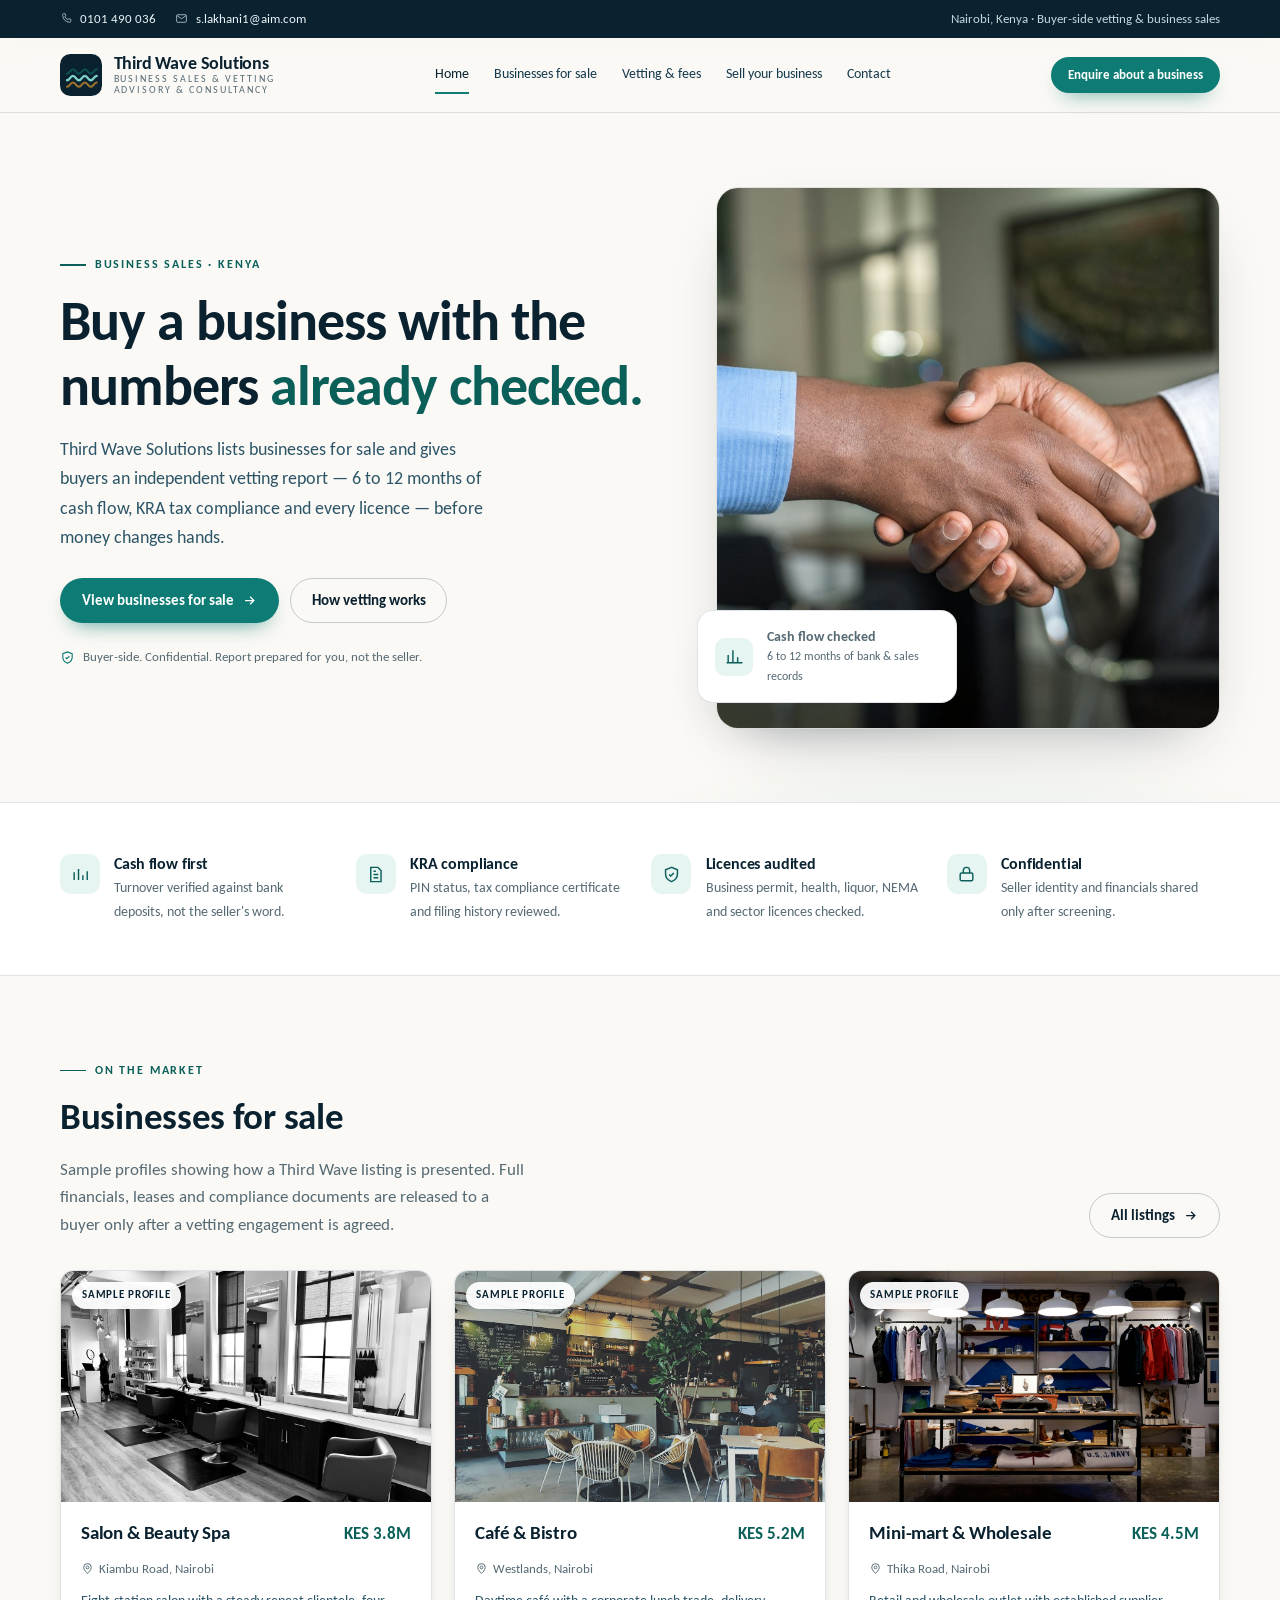
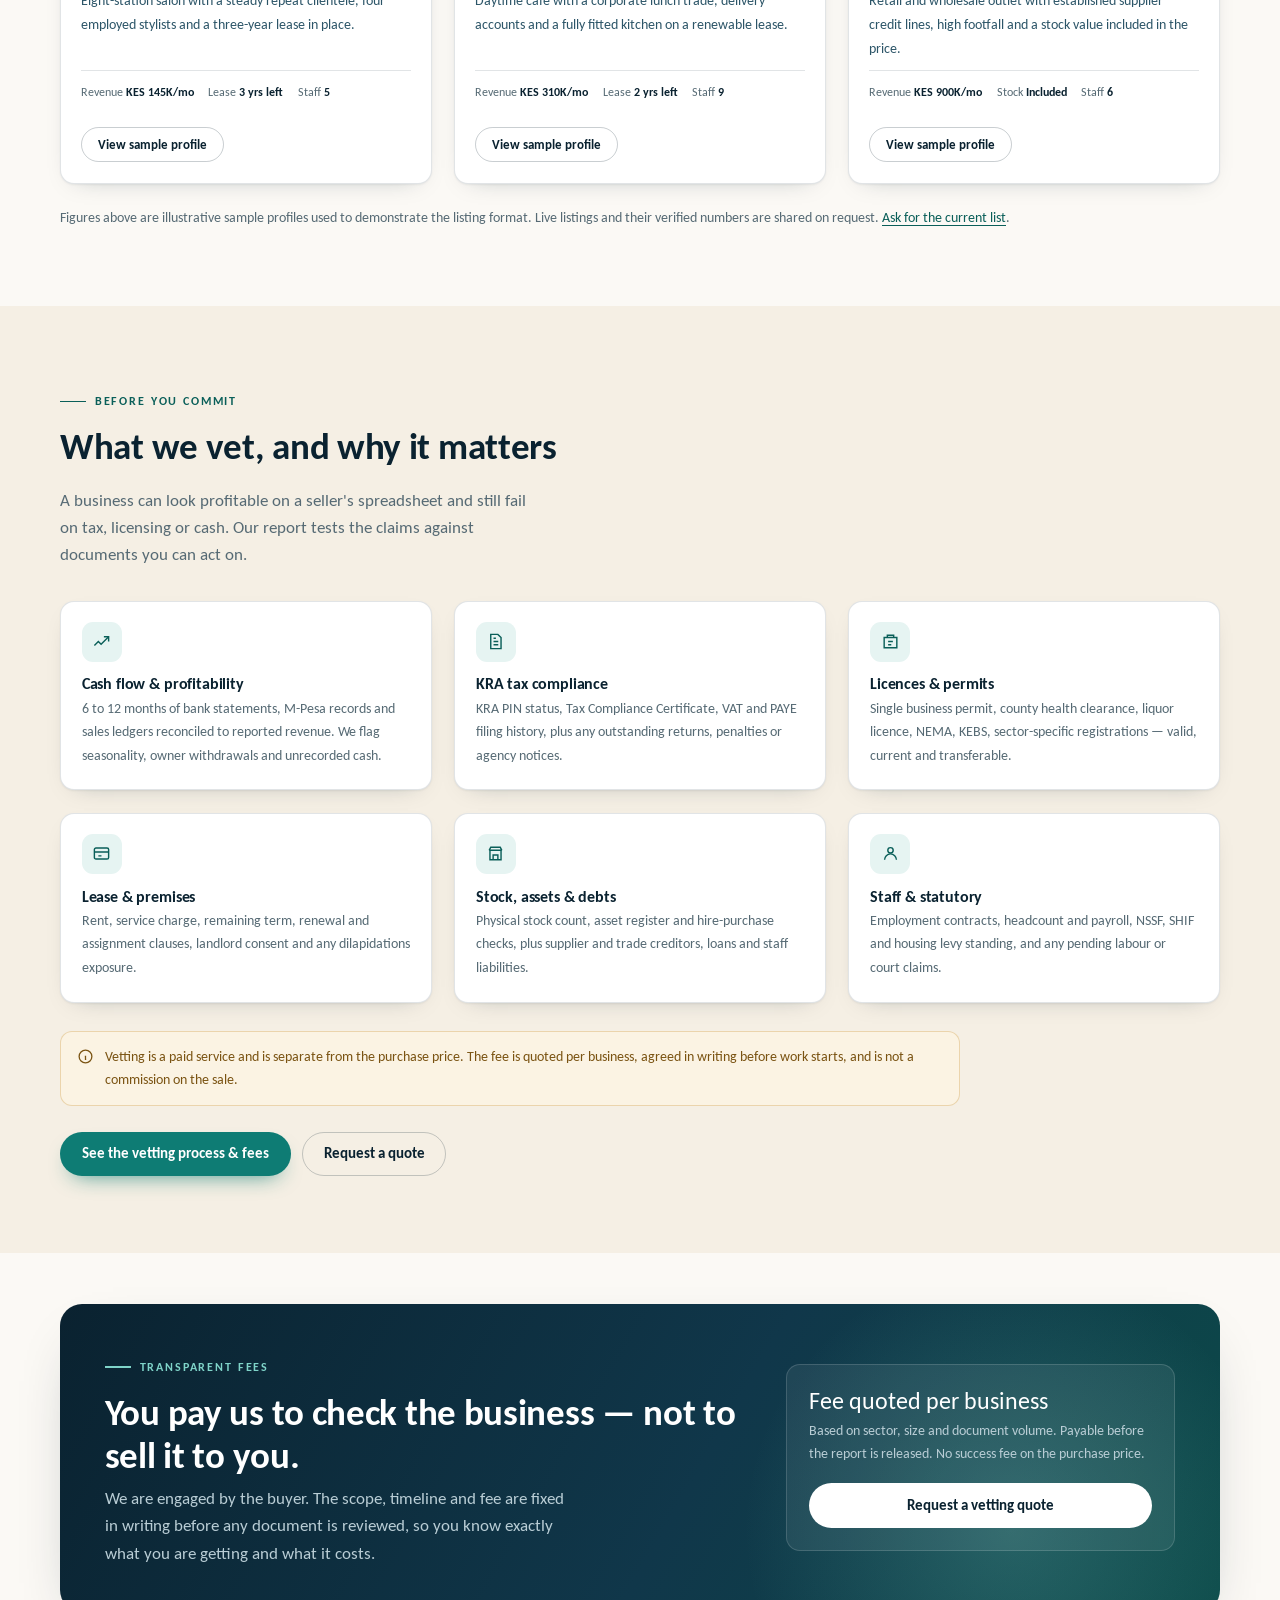
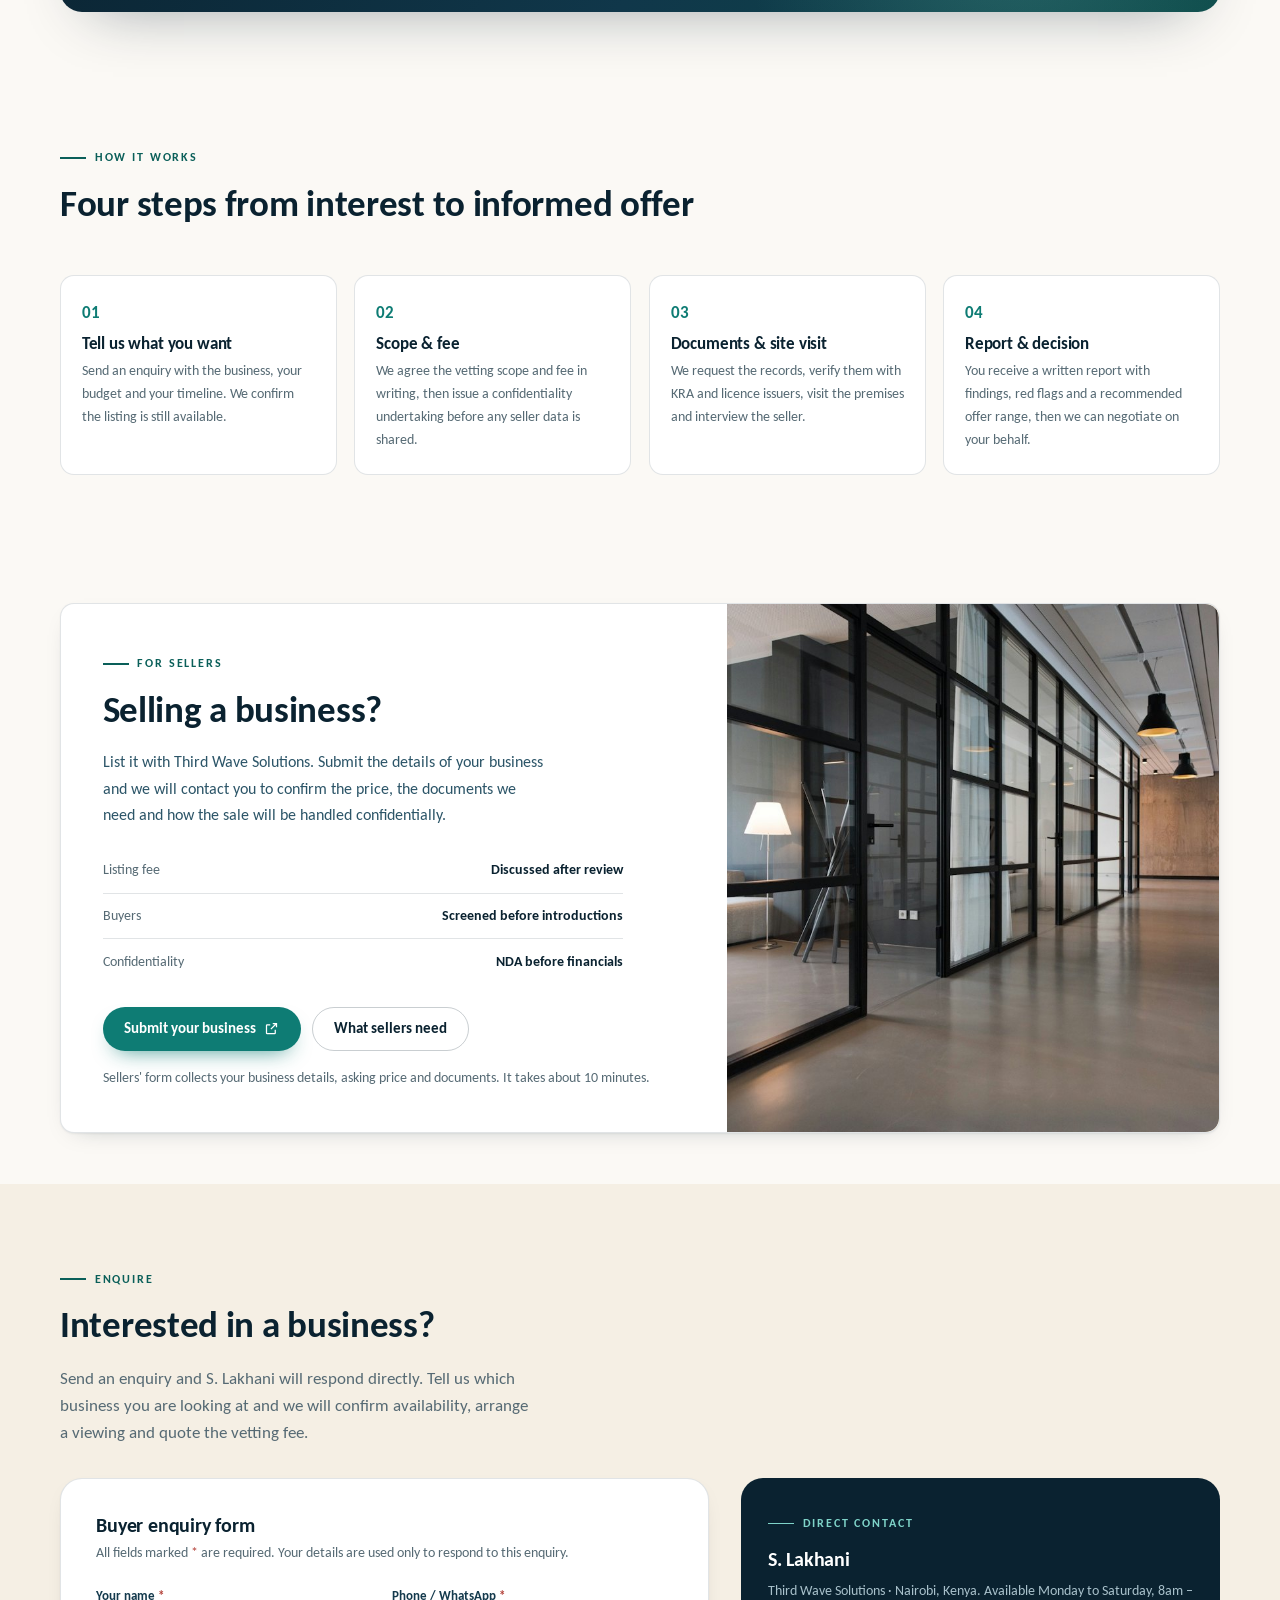
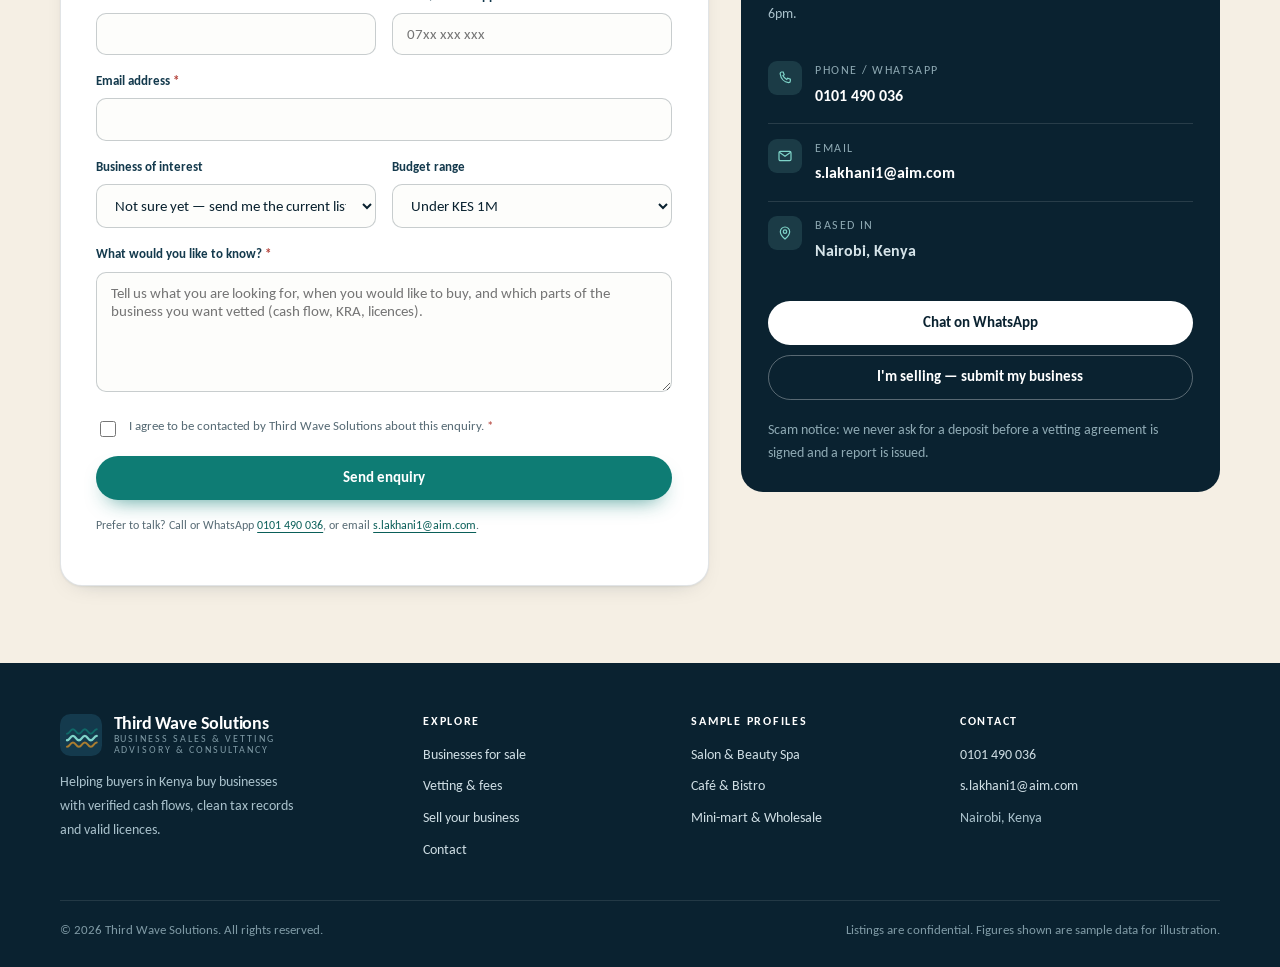
<file: public/index.html>
<!DOCTYPE html>
<html lang="en">
<head>
<meta charset="utf-8">
<meta name="viewport" content="width=device-width, initial-scale=1">
<title>Third Wave Solutions — Businesses for Sale in Kenya, Vetted Before You Buy</title>
<meta name="description" content="Third Wave Solutions lists businesses for sale in Kenya and provides independent buyer-side vetting: cash-flow review, KRA tax compliance, licences and permits. Buyer enquiries: 0101490036.">
<link rel="icon" href="assets/favicon.svg" type="image/svg+xml">
<meta property="og:title" content="Third Wave Solutions — Businesses for Sale, Vetted Before You Buy">
<meta property="og:description" content="Independent business sales and buyer-side vetting in Kenya. Cash flows, KRA compliance and licences checked before you commit.">
<meta property="og:image" content="assets/img/handshake.jpg">
<link rel="preconnect" href="https://fonts.googleapis.com">
<link rel="preconnect" href="https://fonts.gstatic.com" crossorigin>
<link href="https://fonts.googleapis.com/css2?family=Carlito:ital,wght@0,400;0,700;1,400&display=swap" rel="stylesheet">
<link rel="stylesheet" href="assets/styles.css">
</head>
<body>
<a class="skip-link" href="#main">Skip to content</a>

<div class="topbar">
  <div class="wrap">
    <div class="tb-group">
      <span class="tb-item"><svg viewBox="0 0 24 24" fill="none" stroke="currentColor" stroke-width="1.8"><path d="M6.6 3h2.7l1.5 4-2 1.4a12 12 0 0 0 5.8 5.8l1.4-2 4 1.5v2.7A2.6 2.6 0 0 1 17.4 19 14.4 14.4 0 0 1 5 6.6 2.6 2.6 0 0 1 6.6 3Z"/></svg><a href="tel:+254101490036">0101 490 036</a></span>
      <span class="tb-item"><svg viewBox="0 0 24 24" fill="none" stroke="currentColor" stroke-width="1.8"><rect x="3" y="5" width="18" height="14" rx="2"/><path d="m3.5 6.5 8.5 6 8.5-6"/></svg><a href="mailto:s.lakhani1@aim.com">s.lakhani1@aim.com</a></span>
    </div>
    <span class="tb-item">Nairobi, Kenya · Buyer-side vetting &amp; business sales</span>
  </div>
</div>

<header class="site-header">
  <div class="wrap">
    <a class="brand" href="index.html">
      <svg class="brand-mark" viewBox="0 0 48 48" aria-hidden="true">
        <rect width="48" height="48" rx="12" fill="#0a2230"/>
        <path d="M8 30c3.4 0 3.4-5 6.8-5s3.4 5 6.8 5 3.4-5 6.8-5 3.4 5 6.8 5 3.4-5 6.8-5" fill="none" stroke="#7fd4c9" stroke-width="2.6" stroke-linecap="round"/>
        <path d="M8 22.5c3.4 0 3.4-5 6.8-5s3.4 5 6.8 5 3.4-5 6.8-5 3.4 5 6.8 5 3.4-5 6.8-5" fill="none" stroke="#0e7c74" stroke-width="2.2" stroke-linecap="round" opacity=".55"/>
        <path d="M8 37.5c3.4 0 3.4-5 6.8-5s3.4 5 6.8 5 3.4-5 6.8-5 3.4 5 6.8 5 3.4-5 6.8-5" fill="none" stroke="#c48a2c" stroke-width="2.2" stroke-linecap="round" opacity=".8"/>
      </svg>
      <span class="brand-text">
        <span class="brand-name">Third Wave Solutions</span>
        <span class="brand-sub">Business Sales &amp; Vetting</span>
        <span class="brand-sub">Advisory &amp; Consultancy</span>
      </span>
    </a>
    <nav class="nav" id="nav" aria-label="Main">
      <a href="index.html" aria-current="page">Home</a>
      <a href="listings.html">Businesses for sale</a>
      <a href="vetting.html">Vetting &amp; fees</a>
      <a href="sell.html">Sell your business</a>
      <a href="index.html#contact">Contact</a>
    </nav>
    <div class="header-cta">
      <a class="btn btn--primary btn--sm" href="#contact">Enquire about a business</a>
      <button class="menu-toggle" id="menuToggle" aria-label="Toggle menu" aria-expanded="false" aria-controls="nav">
        <svg width="20" height="20" viewBox="0 0 24 24" fill="none" stroke="currentColor" stroke-width="1.8"><path d="M4 7h16M4 12h16M4 17h16"/></svg>
      </button>
    </div>
  </div>
</header>

<main id="main">

  <!-- HERO -->
  <section class="hero">
    <div class="wrap">
      <div>
        <span class="eyebrow">Business sales · Kenya</span>
        <h1>Buy a business with the numbers <em>already checked.</em></h1>
        <p class="lead">Third Wave Solutions lists businesses for sale and gives buyers an independent vetting report — 6 to 12 months of cash flow, KRA tax compliance and every licence — before money changes hands.</p>
        <div class="hero-actions">
          <a class="btn btn--primary" href="listings.html">View businesses for sale
            <svg viewBox="0 0 24 24" fill="none" stroke="currentColor" stroke-width="2"><path d="M5 12h14M13 6l6 6-6 6"/></svg>
          </a>
          <a class="btn btn--ghost" href="vetting.html">How vetting works</a>
        </div>
        <p class="hero-note">
          <svg viewBox="0 0 24 24" fill="none" stroke="currentColor" stroke-width="1.8"><path d="M12 3 4.5 6v5.5c0 4.5 3.1 7.9 7.5 9.5 4.4-1.6 7.5-5 7.5-9.5V6L12 3Z"/><path d="m9 12 2 2 4-4"/></svg>
          Buyer-side. Confidential. Report prepared for you, not the seller.
        </p>
      </div>
      <div class="hero-figure">
        <div class="frame">
          <img src="assets/img/handshake.jpg" alt="Two business people shaking hands after a completed deal" width="1200" height="1290">
        </div>
        <div class="hero-badge">
          <span class="hb-icon">
            <svg width="19" height="19" viewBox="0 0 24 24" fill="none" stroke="currentColor" stroke-width="1.8"><path d="M4 20V10M10 20V4M16 20v-7M22 20H2"/></svg>
          </span>
          <span>
            <strong>Cash flow checked</strong>
            <span>6 to 12 months of bank &amp; sales records</span>
          </span>
        </div>
      </div>
    </div>
  </section>

  <!-- TRUST STRIP -->
  <section class="section--tight" style="border-block:1px solid var(--line); background:#fff;">
    <div class="wrap">
      <div class="grid grid--4">
        <div class="feature">
          <span class="fi"><svg viewBox="0 0 24 24" fill="none" stroke="currentColor" stroke-width="1.8"><path d="M4 19V9M9.5 19V5M15 19v-6M20.5 19V8"/></svg></span>
          <div><h3>Cash flow first</h3><p>Turnover verified against bank deposits, not the seller's word.</p></div>
        </div>
        <div class="feature">
          <span class="fi"><svg viewBox="0 0 24 24" fill="none" stroke="currentColor" stroke-width="1.8"><path d="M6 3h9l4 4v14H6z"/><path d="M9.5 12h6M9.5 16h6M9.5 8h3"/></svg></span>
          <div><h3>KRA compliance</h3><p>PIN status, tax compliance certificate and filing history reviewed.</p></div>
        </div>
        <div class="feature">
          <span class="fi"><svg viewBox="0 0 24 24" fill="none" stroke="currentColor" stroke-width="1.8"><path d="M12 3 4.5 6v5.5c0 4.5 3.1 7.9 7.5 9.5 4.4-1.6 7.5-5 7.5-9.5V6L12 3Z"/><path d="m9 12 2 2 4-4"/></svg></span>
          <div><h3>Licences audited</h3><p>Business permit, health, liquor, NEMA and sector licences checked.</p></div>
        </div>
        <div class="feature">
          <span class="fi"><svg viewBox="0 0 24 24" fill="none" stroke="currentColor" stroke-width="1.8"><rect x="4" y="10" width="16" height="10" rx="2"/><path d="M8 10V7a4 4 0 0 1 8 0v3"/></svg></span>
          <div><h3>Confidential</h3><p>Seller identity and financials shared only after screening.</p></div>
        </div>
      </div>
    </div>
  </section>

  <!-- LISTINGS -->
  <section class="section" id="listings">
    <div class="wrap">
      <div class="section-head">
        <div>
          <span class="eyebrow">On the market</span>
          <h2>Businesses for sale</h2>
          <p>Sample profiles showing how a Third Wave listing is presented. Full financials, leases and compliance documents are released to a buyer only after a vetting engagement is agreed.</p>
        </div>
        <a class="btn btn--ghost" href="listings.html">All listings
          <svg viewBox="0 0 24 24" fill="none" stroke="currentColor" stroke-width="2"><path d="M5 12h14M13 6l6 6-6 6"/></svg>
        </a>
      </div>

      <div class="grid grid--3">
        <article class="card listing">
          <div class="listing-media">
            <img src="assets/img/salon.jpg" alt="Interior of a modern hair and beauty salon" loading="lazy">
            <span class="badge">Sample profile</span>
          </div>
          <div class="listing-body">
            <div class="listing-top">
              <h3>Salon &amp; Beauty Spa</h3>
              <span class="ask">KES 3.8M</span>
            </div>
            <span class="loc"><svg viewBox="0 0 24 24" fill="none" stroke="currentColor" stroke-width="1.8"><path d="M12 21s7-6.1 7-11a7 7 0 1 0-14 0c0 4.9 7 11 7 11Z"/><circle cx="12" cy="10" r="2.6"/></svg>Kiambu Road, Nairobi</span>
            <p class="desc">Eight-station salon with a steady repeat clientele, four employed stylists and a three-year lease in place.</p>
            <div class="listing-meta">
              <span>Revenue <b>KES 145K/mo</b></span>
              <span>Lease <b>3 yrs left</b></span>
              <span>Staff <b>5</b></span>
            </div>
            <a class="btn btn--ghost btn--sm" href="business-salon.html" style="margin-top:.9rem; align-self:flex-start;">View sample profile</a>
          </div>
        </article>

        <article class="card listing">
          <div class="listing-media">
            <img src="assets/img/cafe.jpg" alt="Warmly lit café interior with tables and counter" loading="lazy">
            <span class="badge">Sample profile</span>
          </div>
          <div class="listing-body">
            <div class="listing-top">
              <h3>Café &amp; Bistro</h3>
              <span class="ask">KES 5.2M</span>
            </div>
            <span class="loc"><svg viewBox="0 0 24 24" fill="none" stroke="currentColor" stroke-width="1.8"><path d="M12 21s7-6.1 7-11a7 7 0 1 0-14 0c0 4.9 7 11 7 11Z"/><circle cx="12" cy="10" r="2.6"/></svg>Westlands, Nairobi</span>
            <p class="desc">Daytime café with a corporate lunch trade, delivery accounts and a fully fitted kitchen on a renewable lease.</p>
            <div class="listing-meta">
              <span>Revenue <b>KES 310K/mo</b></span>
              <span>Lease <b>2 yrs left</b></span>
              <span>Staff <b>9</b></span>
            </div>
            <a class="btn btn--ghost btn--sm" href="business-cafe.html" style="margin-top:.9rem; align-self:flex-start;">View sample profile</a>
          </div>
        </article>

        <article class="card listing">
          <div class="listing-media">
            <img src="assets/img/retail.jpg" alt="Shelf-stocked neighbourhood retail shop" loading="lazy">
            <span class="badge">Sample profile</span>
          </div>
          <div class="listing-body">
            <div class="listing-top">
              <h3>Mini-mart &amp; Wholesale</h3>
              <span class="ask">KES 4.5M</span>
            </div>
            <span class="loc"><svg viewBox="0 0 24 24" fill="none" stroke="currentColor" stroke-width="1.8"><path d="M12 21s7-6.1 7-11a7 7 0 1 0-14 0c0 4.9 7 11 7 11Z"/><circle cx="12" cy="10" r="2.6"/></svg>Thika Road, Nairobi</span>
            <p class="desc">Retail and wholesale outlet with established supplier credit lines, high footfall and a stock value included in the price.</p>
            <div class="listing-meta">
              <span>Revenue <b>KES 900K/mo</b></span>
              <span>Stock <b>Included</b></span>
              <span>Staff <b>6</b></span>
            </div>
            <a class="btn btn--ghost btn--sm" href="business-minimart.html" style="margin-top:.9rem; align-self:flex-start;">View sample profile</a>
          </div>
        </article>
      </div>

      <p class="small muted" style="margin-top:1.4rem;">Figures above are illustrative sample profiles used to demonstrate the listing format. Live listings and their verified numbers are shared on request. <a href="#contact">Ask for the current list</a>.</p>
    </div>
  </section>

  <!-- VETTING -->
  <section class="section section--sand" id="vetting">
    <div class="wrap">
      <div class="section-head">
        <div>
          <span class="eyebrow">Before you commit</span>
          <h2>What we vet, and why it matters</h2>
          <p>A business can look profitable on a seller's spreadsheet and still fail on tax, licensing or cash. Our report tests the claims against documents you can act on.</p>
        </div>
      </div>

      <div class="grid grid--3">
        <div class="card card-body">
          <div class="feature" style="display:block;">
            <span class="fi" style="margin-bottom:.8rem;"><svg viewBox="0 0 24 24" fill="none" stroke="currentColor" stroke-width="1.8"><path d="M3 17l5-5 3.5 3.5L21 6"/><path d="M15 6h6v6"/></svg></span>
            <h3>Cash flow &amp; profitability</h3>
            <p>6 to 12 months of bank statements, M-Pesa records and sales ledgers reconciled to reported revenue. We flag seasonality, owner withdrawals and unrecorded cash.</p>
          </div>
        </div>
        <div class="card card-body">
          <div class="feature" style="display:block;">
            <span class="fi" style="margin-bottom:.8rem;"><svg viewBox="0 0 24 24" fill="none" stroke="currentColor" stroke-width="1.8"><path d="M6 3h9l4 4v14H6z"/><path d="M9.5 12h6M9.5 16h6M9.5 8h3"/></svg></span>
            <h3>KRA tax compliance</h3>
            <p>KRA PIN status, Tax Compliance Certificate, VAT and PAYE filing history, plus any outstanding returns, penalties or agency notices.</p>
          </div>
        </div>
        <div class="card card-body">
          <div class="feature" style="display:block;">
            <span class="fi" style="margin-bottom:.8rem;"><svg viewBox="0 0 24 24" fill="none" stroke="currentColor" stroke-width="1.8"><path d="M4 7h16v13H4z"/><path d="M8 7V4h8v3M9 12h6M9 16h4"/></svg></span>
            <h3>Licences &amp; permits</h3>
            <p>Single business permit, county health clearance, liquor licence, NEMA, KEBS, sector-specific registrations — valid, current and transferable.</p>
          </div>
        </div>
        <div class="card card-body">
          <div class="feature" style="display:block;">
            <span class="fi" style="margin-bottom:.8rem;"><svg viewBox="0 0 24 24" fill="none" stroke="currentColor" stroke-width="1.8"><rect x="3" y="5" width="18" height="14" rx="2"/><path d="M3 10h18M8 15h4"/></svg></span>
            <h3>Lease &amp; premises</h3>
            <p>Rent, service charge, remaining term, renewal and assignment clauses, landlord consent and any dilapidations exposure.</p>
          </div>
        </div>
        <div class="card card-body">
          <div class="feature" style="display:block;">
            <span class="fi" style="margin-bottom:.8rem;"><svg viewBox="0 0 24 24" fill="none" stroke="currentColor" stroke-width="1.8"><path d="M4 8h16M4 8l2-4h12l2 4"/><path d="M5 8v12h14V8"/><path d="M9 20v-6h6v6"/></svg></span>
            <h3>Stock, assets &amp; debts</h3>
            <p>Physical stock count, asset register and hire-purchase checks, plus supplier and trade creditors, loans and staff liabilities.</p>
          </div>
        </div>
        <div class="card card-body">
          <div class="feature" style="display:block;">
            <span class="fi" style="margin-bottom:.8rem;"><svg viewBox="0 0 24 24" fill="none" stroke="currentColor" stroke-width="1.8"><circle cx="12" cy="8" r="3.4"/><path d="M4.5 20a7.5 7.5 0 0 1 15 0"/></svg></span>
            <h3>Staff &amp; statutory</h3>
            <p>Employment contracts, headcount and payroll, NSSF, SHIF and housing levy standing, and any pending labour or court claims.</p>
          </div>
        </div>
      </div>

      <div class="notice notice--gold" style="margin-top:1.8rem; max-width:900px;">
        <svg viewBox="0 0 24 24" fill="none" stroke="currentColor" stroke-width="1.8"><circle cx="12" cy="12" r="9"/><path d="M12 8h.01M11 12h1v4h1"/></svg>
        <span>Vetting is a paid service and is separate from the purchase price. The fee is quoted per business, agreed in writing before work starts, and is not a commission on the sale.</span>
      </div>

      <div class="cta-row" style="margin-top:1.6rem;">
        <a class="btn btn--primary" href="vetting.html">See the vetting process &amp; fees</a>
        <a class="btn btn--ghost" href="#contact">Request a quote</a>
      </div>
    </div>
  </section>

  <!-- FEE BAND -->
  <section class="section--tight">
    <div class="wrap">
      <div class="fee-band">
        <div>
          <span class="eyebrow">Transparent fees</span>
          <h2>You pay us to check the business — not to sell it to you.</h2>
          <p>We are engaged by the buyer. The scope, timeline and fee are fixed in writing before any document is reviewed, so you know exactly what you are getting and what it costs.</p>
        </div>
        <div class="fee-box">
          <div class="amt">Fee quoted per business</div>
          <p>Based on sector, size and document volume. Payable before the report is released. No success fee on the purchase price.</p>
          <a class="btn btn--light" href="vetting.html#quote">Request a vetting quote</a>
        </div>
      </div>
    </div>
  </section>

  <!-- PROCESS -->
  <section class="section">
    <div class="wrap">
      <div class="section-head">
        <div>
          <span class="eyebrow">How it works</span>
          <h2>Four steps from interest to informed offer</h2>
        </div>
      </div>
      <div class="steps">
        <div class="step">
          <h3>Tell us what you want</h3>
          <p>Send an enquiry with the business, your budget and your timeline. We confirm the listing is still available.</p>
        </div>
        <div class="step">
          <h3>Scope &amp; fee</h3>
          <p>We agree the vetting scope and fee in writing, then issue a confidentiality undertaking before any seller data is shared.</p>
        </div>
        <div class="step">
          <h3>Documents &amp; site visit</h3>
          <p>We request the records, verify them with KRA and licence issuers, visit the premises and interview the seller.</p>
        </div>
        <div class="step">
          <h3>Report &amp; decision</h3>
          <p>You receive a written report with findings, red flags and a recommended offer range, then we can negotiate on your behalf.</p>
        </div>
      </div>
    </div>
  </section>

  <!-- SELLER CTA -->
  <section class="section--tight" id="sellers">
    <div class="wrap">
      <div class="card split-card">
        <div style="padding:clamp(1.5rem,3.5vw,2.6rem);">
          <span class="eyebrow">For sellers</span>
          <h2>Selling a business?</h2>
          <p class="lead" style="font-size:1rem;">List it with Third Wave Solutions. Submit the details of your business and we will contact you to confirm the price, the documents we need and how the sale will be handled confidentially.</p>
          <ul class="spec-list" style="margin:1.2rem 0 1.4rem; max-width:520px;">
            <li><span>Listing fee</span><span>Discussed after review</span></li>
            <li><span>Buyers</span><span>Screened before introductions</span></li>
            <li><span>Confidentiality</span><span>NDA before financials</span></li>
          </ul>
          <div class="cta-row">
            <a class="btn btn--primary" href="https://docs.google.com/forms/d/1ERKzIdmuAc4_dRt_z7i8HZEk59ViM8Up2IWtykcweZg/viewform" target="_blank" rel="noopener">Submit your business
              <svg viewBox="0 0 24 24" fill="none" stroke="currentColor" stroke-width="2"><path d="M14 4h6v6M20 4l-9 9"/><path d="M18 14v5a1 1 0 0 1-1 1H5a1 1 0 0 1-1-1V7a1 1 0 0 1 1-1h5"/></svg>
            </a>
            <a class="btn btn--ghost" href="sell.html">What sellers need</a>
          </div>
          <p class="small muted" style="margin-top:1rem;">Sellers' form collects your business details, asking price and documents. It takes about 10 minutes.</p>
        </div>
        <div style="min-height:280px; background:var(--sand-2);">
          <img src="assets/img/office.jpg" alt="Small business owner at a desk reviewing paperwork" style="width:100%; height:100%; object-fit:cover; border-radius:0 var(--radius) var(--radius) 0;">
        </div>
      </div>
    </div>
  </section>

  <!-- CONTACT -->
  <section class="section section--sand" id="contact">
    <div class="wrap">
      <div class="section-head">
        <div>
          <span class="eyebrow">Enquire</span>
          <h2>Interested in a business?</h2>
          <p>Send an enquiry and S. Lakhani will respond directly. Tell us which business you are looking at and we will confirm availability, arrange a viewing and quote the vetting fee.</p>
        </div>
      </div>

      <div class="contact-grid">
        <div class="form-card">
          <h3 style="margin-bottom:.3rem;">Buyer enquiry form</h3>
          <p class="small muted" style="margin-bottom:1.3rem;">All fields marked <span style="color:#b4423a">*</span> are required. Your details are used only to respond to this enquiry.</p>

          <form id="enquiryForm" class="enquiry-form" action="https://formsubmit.app/f/xvfwex8rvq" method="POST">
            <input type="hidden" name="_subject" value="New buyer enquiry — Third Wave Solutions website">
            <input type="hidden" name="_template" value="table">
            <input type="hidden" name="_captcha" value="false">
            <div class="hp" aria-hidden="true">
              <label for="hp-field">Leave this field empty</label>
              <input id="hp-field" type="text" name="_honey" tabindex="-1" autocomplete="off">
            </div>

            <div class="field-row">
              <div class="field">
                <label for="name">Your name <span class="req">*</span></label>
                <input id="name" name="Name" type="text" autocomplete="name" required>
              </div>
              <div class="field">
                <label for="phone">Phone / WhatsApp <span class="req">*</span></label>
                <input id="phone" name="Phone" type="tel" autocomplete="tel" placeholder="07xx xxx xxx" required>
              </div>
            </div>
            <div class="field">
              <label for="email">Email address <span class="req">*</span></label>
              <input id="email" name="Email" type="email" autocomplete="email" required>
            </div>
            <div class="field-row">
              <div class="field">
                <label for="business">Business of interest</label>
                <select id="business" name="Business of interest" data-listing-options>
                  <option value="Not sure yet — send me the current list">Not sure yet — send me the current list</option>
                  <option>Salon &amp; Beauty Spa — Kiambu Road</option>
                  <option>Café &amp; Bistro — Westlands</option>
                  <option>Mini-mart &amp; Wholesale — Thika Road</option>
                  <option>Bakery &amp; Confectionery — Kikuyu</option>
                  <option>Hardware &amp; Building Supplies — Ruiru</option>
                  <option>Supermarket — Ruiru / Juja corridor</option>
                  <option data-keep>Another business (described below)</option>
                </select>
              </div>
              <div class="field">
                <label for="budget">Budget range</label>
                <select id="budget" name="Budget">
                  <option>Under KES 1M</option>
                  <option>KES 1M – 2M</option>
                  <option>KES 2M – 5M</option>
                  <option>KES 5M – 10M</option>
                  <option>Over KES 10M</option>
                  <option>Prefer not to say</option>
                </select>
              </div>
            </div>
            <div class="field">
              <label for="message">What would you like to know? <span class="req">*</span></label>
              <textarea id="message" name="Message" required placeholder="Tell us what you are looking for, when you would like to buy, and which parts of the business you want vetted (cash flow, KRA, licences)."></textarea>
            </div>
            <div class="field">
              <label class="checkline" for="consent" style="font-weight:400;">
                <input id="consent" name="Consent" type="checkbox" value="You may contact me about this enquiry" required>
                <span>I agree to be contacted by Third Wave Solutions about this enquiry. <span class="req">*</span></span>
              </label>
            </div>
            <button class="btn btn--primary btn--block" type="submit" id="submitBtn">Send enquiry</button>
            <p class="form-note">Prefer to talk? Call or WhatsApp <a href="tel:+254101490036">0101 490 036</a>, or email <a href="mailto:s.lakhani1@aim.com">s.lakhani1@aim.com</a>.</p>
            <div id="formStatus" class="form-note" role="status" aria-live="polite"></div>
          </form>
        </div>

        <aside class="contact-card">
          <span class="eyebrow" style="color:#7fd4c9;">Direct contact</span>
          <h3>S. Lakhani</h3>
          <p class="small" style="color:#a9c1cb;">Third Wave Solutions · Nairobi, Kenya. Available Monday to Saturday, 8am – 6pm.</p>
          <div style="margin-top:1.3rem;">
            <div class="contact-item">
              <span class="ci"><svg viewBox="0 0 24 24" fill="none" stroke="currentColor" stroke-width="1.8"><path d="M6.6 3h2.7l1.5 4-2 1.4a12 12 0 0 0 5.8 5.8l1.4-2 4 1.5v2.7A2.6 2.6 0 0 1 17.4 19 14.4 14.4 0 0 1 5 6.6 2.6 2.6 0 0 1 6.6 3Z"/></svg></span>
              <div><small>Phone / WhatsApp</small><a href="tel:+254101490036"><strong>0101 490 036</strong></a></div>
            </div>
            <div class="contact-item">
              <span class="ci"><svg viewBox="0 0 24 24" fill="none" stroke="currentColor" stroke-width="1.8"><rect x="3" y="5" width="18" height="14" rx="2"/><path d="m3.5 6.5 8.5 6 8.5-6"/></svg></span>
              <div><small>Email</small><a href="mailto:s.lakhani1@aim.com"><strong>s.lakhani1@aim.com</strong></a></div>
            </div>
            <div class="contact-item">
              <span class="ci"><svg viewBox="0 0 24 24" fill="none" stroke="currentColor" stroke-width="1.8"><path d="M12 21s7-6.1 7-11a7 7 0 1 0-14 0c0 4.9 7 11 7 11Z"/><circle cx="12" cy="10" r="2.6"/></svg></span>
              <div><small>Based in</small><strong>Nairobi, Kenya</strong></div>
            </div>
          </div>
          <div style="margin-top:1.4rem; display:grid; gap:.6rem;">
            <a class="btn btn--light btn--block" href="https://wa.me/254101490036" target="_blank" rel="noopener">Chat on WhatsApp</a>
            <a class="btn btn--onink btn--block" href="https://docs.google.com/forms/d/1ERKzIdmuAc4_dRt_z7i8HZEk59ViM8Up2IWtykcweZg/viewform" target="_blank" rel="noopener">I'm selling — submit my business</a>
          </div>
          <p class="small" style="color:#8faab4; margin-top:1.2rem;">Scam notice: we never ask for a deposit before a vetting agreement is signed and a report is issued.</p>
        </aside>
      </div>
    </div>
  </section>

</main>

<footer class="site-footer">
  <div class="wrap">
    <div class="footer-grid">
      <div>
        <a class="brand" href="index.html">
          <svg class="brand-mark" viewBox="0 0 48 48" aria-hidden="true">
            <rect width="48" height="48" rx="12" fill="#143a4d"/>
            <path d="M8 30c3.4 0 3.4-5 6.8-5s3.4 5 6.8 5 3.4-5 6.8-5 3.4 5 6.8 5 3.4-5 6.8-5" fill="none" stroke="#7fd4c9" stroke-width="2.6" stroke-linecap="round"/>
            <path d="M8 22.5c3.4 0 3.4-5 6.8-5s3.4 5 6.8 5 3.4-5 6.8-5 3.4 5 6.8 5 3.4-5 6.8-5" fill="none" stroke="#0e7c74" stroke-width="2.2" stroke-linecap="round" opacity=".7"/>
            <path d="M8 37.5c3.4 0 3.4-5 6.8-5s3.4 5 6.8 5 3.4-5 6.8-5 3.4 5 6.8 5 3.4-5 6.8-5" fill="none" stroke="#c48a2c" stroke-width="2.2" stroke-linecap="round" opacity=".85"/>
          </svg>
          <span class="brand-text">
            <span class="brand-name">Third Wave Solutions</span>
            <span class="brand-sub">Business Sales &amp; Vetting</span>
            <span class="brand-sub">Advisory &amp; Consultancy</span>
          </span>
        </a>
        <p style="max-width:34ch;">Helping buyers in Kenya buy businesses with verified cash flows, clean tax records and valid licences.</p>
      </div>
      <div>
        <h4>Explore</h4>
        <ul>
          <li><a href="listings.html">Businesses for sale</a></li>
          <li><a href="vetting.html">Vetting &amp; fees</a></li>
          <li><a href="sell.html">Sell your business</a></li>
          <li><a href="index.html#contact">Contact</a></li>
        </ul>
      </div>
      <div>
        <h4>Sample profiles</h4>
        <ul>
          <li><a href="business-salon.html">Salon &amp; Beauty Spa</a></li>
          <li><a href="business-cafe.html">Café &amp; Bistro</a></li>
          <li><a href="business-minimart.html">Mini-mart &amp; Wholesale</a></li>
        </ul>
      </div>
      <div>
        <h4>Contact</h4>
        <ul>
          <li><a href="tel:+254101490036">0101 490 036</a></li>
          <li><a href="mailto:s.lakhani1@aim.com">s.lakhani1@aim.com</a></li>
          <li>Nairobi, Kenya</li>
        </ul>
      </div>
    </div>
    <div class="footer-bottom">
      <span>© <span id="year">2026</span> Third Wave Solutions. All rights reserved.</span>
      <span>Listings are confidential. Figures shown are sample data for illustration.</span>
    </div>
  </div>
</footer>

<script src="assets/listings.js"></script>
<script src="assets/site.js"></script>
</body>
</html>
</file>
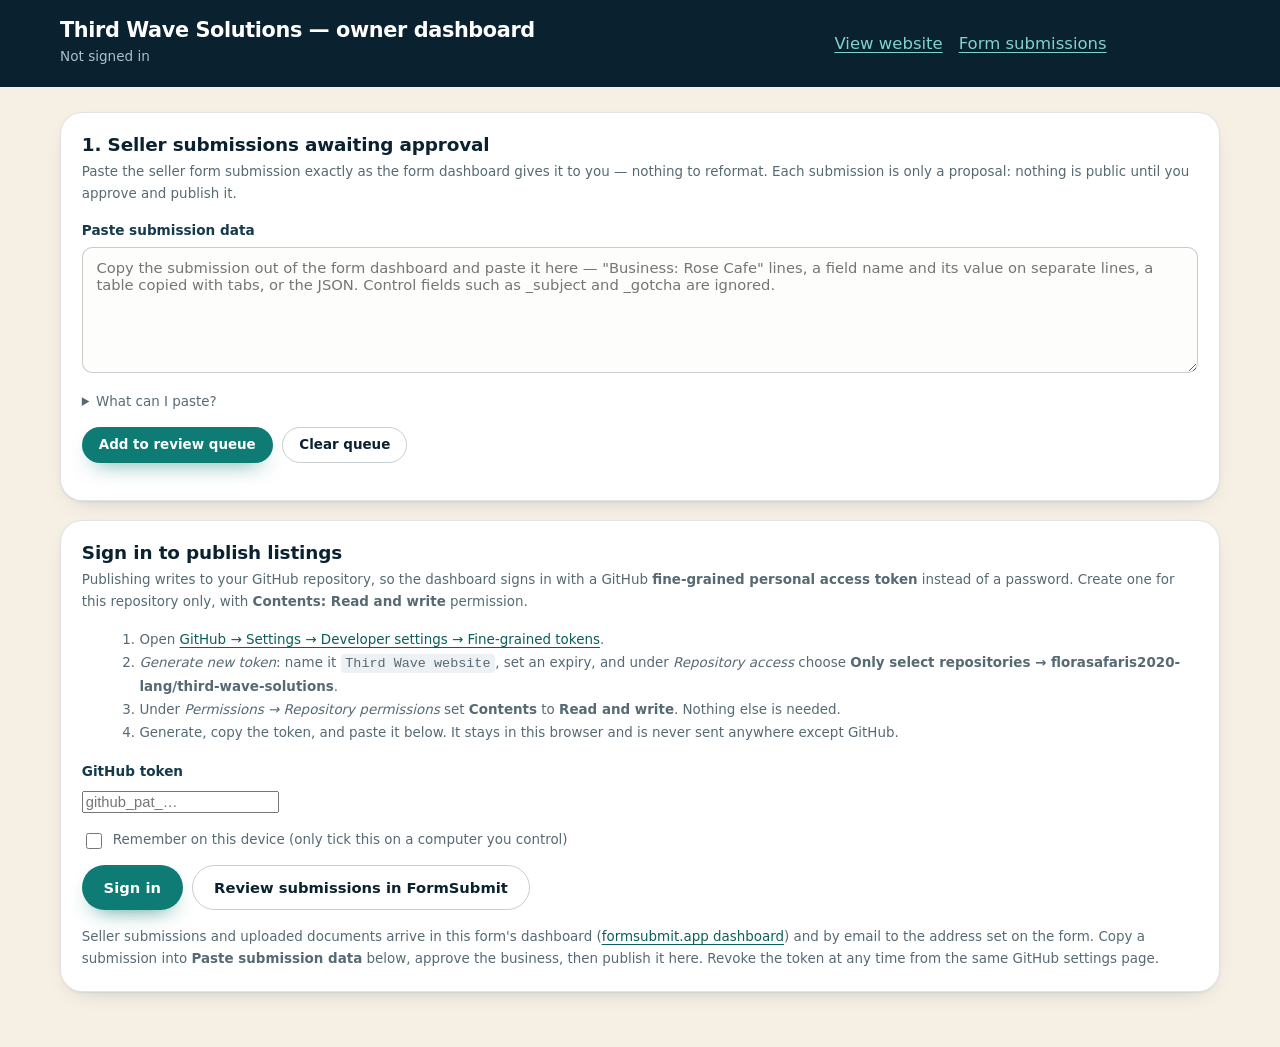
<file: public/admin.html>
<!DOCTYPE html>
<html lang="en">
<head>
<meta charset="utf-8">
<meta name="viewport" content="width=device-width, initial-scale=1">
<meta name="robots" content="noindex, nofollow">
<title>Owner dashboard — Third Wave Solutions</title>
<meta name="description" content="Private dashboard for Third Wave Solutions. Review seller submissions, approve vetting outcomes and publish listings.">
<link rel="icon" href="assets/favicon.svg" type="image/svg+xml">
<link rel="stylesheet" href="assets/styles.css">
<style>
  .admin-body { background: var(--sand); }
  .admin-head { background: var(--ink); color: #eaf3f6; padding: 1.1rem 0; }
  .admin-head .wrap { display: flex; flex-wrap: wrap; gap: 1rem; align-items: center; justify-content: space-between; }
  .admin-head h1 { color: #fff; font-size: 1.3rem; margin: 0; }
  .admin-head .sub { color: #a9c1cb; font-size: .85rem; }
  .admin-head a { color: #7fd4c9; }
  .admin-main { padding: 1.6rem 0 3.5rem; }
  .admin-status { display: none; margin-bottom: 1rem; padding: .85rem 1rem; border-radius: var(--radius); font-weight: 600; font-size: .92rem; }
  .admin-status.show { display: block; }
  .admin-status.ok { background: #e2f3ee; color: #0a5f59; border: 1px solid #bfe3da; }
  .admin-status.err { background: #fdeceb; color: #8f1d15; border: 1px solid #f3cdc9; }
  .admin-status.busy { background: #fdf3e0; color: #7a5410; border: 1px solid #f0ddb6; }
  .admin-grid { display: grid; grid-template-columns: minmax(0, 1.15fr) minmax(0, 1fr); gap: 1.2rem; align-items: start; }
  @media (max-width: 940px) { .admin-grid { grid-template-columns: 1fr; } }
  .admin-panel { background: #fff; border: 1px solid var(--line); border-radius: var(--radius-lg); padding: 1.3rem; box-shadow: var(--shadow-sm); }
  .admin-panel + .admin-panel { margin-top: 1.2rem; }
  .admin-panel h2 { font-size: 1.15rem; margin-bottom: .35rem; }
  .admin-panel h3 { font-size: 1rem; margin: 1.1rem 0 .45rem; }
  .admin-panel .field { margin-bottom: .8rem; }
  .admin-panel label { font-size: .85rem; }
  .admin-panel input, .admin-panel select, .admin-panel textarea { font-size: .92rem; }
  .admin-row { display: grid; gap: .7rem; grid-template-columns: repeat(auto-fit, minmax(150px, 1fr)); }
  .admin-muted { color: var(--muted); font-size: .84rem; }
  .listing-row { border: 1px solid var(--line); border-radius: var(--radius); padding: .75rem .85rem; display: flex; gap: .8rem; align-items: flex-start; justify-content: space-between; }
  .listing-row + .listing-row { margin-top: .55rem; }
  .listing-row strong { display: block; font-size: .95rem; }
  .listing-row .tag { display: inline-block; margin-top: .25rem; font-size: .7rem; font-weight: 700; letter-spacing: .06em; text-transform: uppercase; padding: .16rem .45rem; border-radius: 99px; }
  .tag--live { background: var(--teal-soft); color: var(--teal-dark); }
  .tag--draft { background: #fdf3e0; color: #7a5410; }
  .tag--sample { background: #eef1f4; color: #435a66; }
  .row-actions { display: flex; gap: .35rem; flex-wrap: wrap; justify-content: flex-end; }
  .row-actions button { font-size: .78rem; padding: .3rem .6rem; }
  .btn--danger { background: #fff; border: 1px solid #e0b5b0; color: #8f1d15; }
  .btn--danger:hover { background: #fdeceb; color: #8f1d15; }
  .admin-check { display: grid; grid-template-columns: 1fr 1fr; gap: .1rem .8rem; }
  .queue-item { border: 1px solid var(--line); border-left: 3px solid var(--gold); border-radius: var(--radius); padding: .8rem .9rem; }
  .queue-item + .queue-item { margin-top: .6rem; }
  .queue-item dl { display: grid; grid-template-columns: 8.5rem 1fr; gap: .12rem .7rem; font-size: .86rem; margin: .6rem 0; }
  .queue-item dt { color: var(--muted); }
  .queue-item dd { margin: 0; word-break: break-word; }
  .queue-item .row-actions { justify-content: flex-start; margin-top: .5rem; }
  code.snippet { background: #eef1f4; padding: .1rem .3rem; border-radius: 4px; font-size: .84rem; }
  .checklist-input { display: grid; grid-template-columns: 1fr 1fr; gap: .55rem; }
  @media (max-width: 620px) { .checklist-input { grid-template-columns: 1fr; } }
  /* Listing image helper — see assets/admin-image.js */
  .img-picker { display: grid; grid-template-columns: 132px minmax(0, 1fr); gap: .7rem; margin-top: .5rem; align-items: start; }
  .img-picker-frame { position: relative; width: 132px; height: 92px; border: 1px solid var(--line); border-radius: var(--radius); background: #eef1f4; overflow: hidden; display: flex; align-items: center; justify-content: center; }
  .img-picker-frame img { width: 100%; height: 100%; object-fit: cover; display: block; }
  .img-picker-missing { display: none; padding: 0 .45rem; font-size: .74rem; font-weight: 700; color: #8f1d15; text-align: center; }
  .img-picker-frame.is-missing { background: #fdeceb; border: 1px dashed #e0b5b0; }
  .img-picker-frame.is-missing img { display: none; }
  .img-picker-frame.is-missing .img-picker-missing { display: block; }
  .img-picker-side { display: grid; gap: .35rem; }
  .img-picker-state { margin: 0; font-size: .78rem; line-height: 1.35; color: var(--muted); }
  .img-picker-state.is-good { color: #0a5f59; font-weight: 600; }
  .img-picker-state.is-bad { color: #8f1d15; font-weight: 600; }
  @media (max-width: 520px) { .img-picker { grid-template-columns: 1fr; } }
</style>
</head>
<body class="admin-body">
<a class="skip-link" href="#main">Skip to content</a>

<div class="admin-head">
  <div class="wrap">
    <div>
      <h1>Third Wave Solutions — owner dashboard</h1>
      <span class="sub" id="sessionLabel">Not signed in</span>
    </div>
    <div style="display:flex; gap:1rem; align-items:center;">
      <a href="index.html">View website</a>
      <a href="https://formsubmit.app/dashboard/forms/dj2hrduj7x" target="_blank" rel="noopener">Form submissions</a>
      <button class="btn btn--ghost btn--sm" id="signOutBtn" type="button" hidden>Sign out</button>
    </div>
  </div>
</div>

<main class="admin-main" id="main">
  <div class="wrap">
    <div class="admin-status" id="adminStatus" role="status" aria-live="polite"></div>

    <!-- ---------------- review queue (works without signing in) ---------------- -->
    <section class="admin-panel">
      <h2>1. Seller submissions awaiting approval</h2>
      <p class="admin-muted">
        Paste the seller form submission exactly as the form dashboard gives it to you — nothing
        to reformat. Each submission is only a proposal: nothing is public until you approve and
        publish it.
      </p>
      <div class="field">
        <label for="pasteInput">Paste submission data</label>
        <textarea id="pasteInput" rows="6" placeholder='Copy the submission out of the form dashboard and paste it here — "Business: Rose Cafe" lines, a field name and its value on separate lines, a table copied with tabs, or the JSON. Control fields such as _subject and _gotcha are ignored.'></textarea>
      </div>
      <details class="admin-muted" style="margin:-.2rem 0 .9rem;">
        <summary style="cursor:pointer;">What can I paste?</summary>
        <ul style="margin:.5rem 0 0 1.1rem; line-height:1.65;">
          <li><strong>Field name, then its value on the next line</strong> — copying a submission card usually gives this. Paste it as it comes.</li>
          <li><strong>Field: value</strong> — one per line, e.g. <code class="snippet">Business: Rose Cafe</code>.</li>
          <li><strong>A pasted table</strong> — select the values in the dashboard and copy; tabs are handled.</li>
          <li><strong>JSON</strong> — a single object or an array of them; <code class="snippet">data</code>, <code class="snippet">fields</code> and <code class="snippet">values</code> wrappers are unwrapped.</li>
        </ul>
        <p style="margin:.6rem 0 0;">Submissions live at <a href="https://formsubmit.app/dashboard/forms/dj2hrduj7x" target="_blank" rel="noopener">this form's dashboard</a>. Uploaded documents are linked there, with links that expire after 7 days — download them when you review.</p>
      </details>
      <div style="display:flex; gap:.6rem; flex-wrap:wrap;">
        <button class="btn btn--primary btn--sm" id="parseBtn" type="button">Add to review queue</button>
        <button class="btn btn--ghost btn--sm" id="clearQueueBtn" type="button">Clear queue</button>
      </div>
      <div id="queueList" style="margin-top:1rem;"></div>
    </section>

    <!-- ---------------- sign in ---------------- -->
    <section class="admin-panel" id="loginPanel">
      <h2>Sign in to publish listings</h2>
      <p class="admin-muted" style="margin-bottom:1rem;">
        Publishing writes to your GitHub repository, so the dashboard signs in with a GitHub
        <strong>fine-grained personal access token</strong> instead of a password. Create one for this
        repository only, with <strong>Contents: Read and write</strong> permission.
      </p>
      <ol class="admin-muted" style="margin:0 0 1rem 1.1rem; line-height:1.7;">
        <li>Open <a href="https://github.com/settings/tokens?type=beta" target="_blank" rel="noopener">GitHub → Settings → Developer settings → Fine-grained tokens</a>.</li>
        <li><em>Generate new token</em>: name it <code class="snippet">Third Wave website</code>, set an expiry, and under <em>Repository access</em> choose <strong>Only select repositories → florasafaris2020-lang/third-wave-solutions</strong>.</li>
        <li>Under <em>Permissions → Repository permissions</em> set <strong>Contents</strong> to <strong>Read and write</strong>. Nothing else is needed.</li>
        <li>Generate, copy the token, and paste it below. It stays in this browser and is never sent anywhere except GitHub.</li>
      </ol>
      <div class="field">
        <label for="tokenInput">GitHub token</label>
        <input id="tokenInput" type="password" autocomplete="off" spellcheck="false" placeholder="github_pat_…">
      </div>
      <label class="checkline" for="rememberInput" style="font-weight:400; margin-bottom:.8rem; display:flex; gap:.5rem; align-items:center;">
        <input id="rememberInput" type="checkbox">
        <span class="admin-muted">Remember on this device (only tick this on a computer you control)</span>
      </label>
      <div style="display:flex; gap:.6rem; flex-wrap:wrap;">
        <button class="btn btn--primary" id="signInBtn" type="button">Sign in</button>
        <a class="btn btn--ghost" href="https://formsubmit.app/dashboard/forms/dj2hrduj7x" target="_blank" rel="noopener">Review submissions in FormSubmit</a>
      </div>
      <p class="admin-muted" style="margin-top:1rem;">
        Seller submissions and uploaded documents arrive in this form's dashboard
        (<a href="https://formsubmit.app/dashboard/forms/dj2hrduj7x" target="_blank" rel="noopener">formsubmit.app dashboard</a>)
        and by email to the address set on the form. Copy a submission into
        <strong>Paste submission data</strong> below, approve the business, then publish it here.
        Revoke the token at any time from the same GitHub settings page.
      </p>
    </section>

    <!-- ---------------- dashboard ---------------- -->
    <div id="appPanel" hidden>
      <div class="admin-grid">
        <div>
          <!-- listings -->
          <section class="admin-panel">
            <h2>2. Listings on the website</h2>
            <p class="admin-muted">Published listings appear on <a href="listings.html" target="_blank" rel="noopener">Businesses for sale</a> within about a minute of publishing.</p>
            <div id="listingList" style="margin-top:1rem;"></div>
            <div style="margin-top:1rem; display:flex; gap:.6rem; flex-wrap:wrap;">
              <button class="btn btn--primary btn--sm" id="newListingBtn" type="button">Add a listing manually</button>
              <button class="btn btn--ghost btn--sm" id="reloadBtn" type="button">Reload from GitHub</button>
            </div>
          </section>
        </div>

        <div>
          <!-- editor -->
          <section class="admin-panel" id="editorPanel">
            <h2>3. Approve &amp; publish</h2>
            <p class="admin-muted" id="editorHint">Pick a queued submission or add a listing manually to start.</p>

            <form id="listingForm" hidden>
              <div class="field">
                <label for="f-title">Public title <span class="req">*</span></label>
                <input id="f-title" type="text" placeholder="e.g. Café &amp; Bistro — Westlands" required>
              </div>
              <div class="admin-row">
                <div class="field">
                  <label for="f-category">Category</label>
                  <input id="f-category" type="text" placeholder="Food &amp; beverage">
                </div>
                <div class="field">
                  <label for="f-location">Location shown publicly</label>
                  <input id="f-location" type="text" placeholder="Westlands, Nairobi">
                </div>
              </div>
              <div class="admin-row">
                <div class="field">
                  <label for="f-ask">Asking price</label>
                  <input id="f-ask" type="text" placeholder="KES 5.2M">
                </div>
                <div class="field">
                  <label for="f-revenue">Revenue</label>
                  <input id="f-revenue" type="text" placeholder="KES 310K/mo">
                </div>
                <div class="field">
                  <label for="f-cashflow">Cash flow / profit</label>
                  <input id="f-cashflow" type="text" placeholder="KES 96K/mo">
                </div>
              </div>
              <div class="admin-row">
                <div class="field">
                  <label for="f-staff">Staff</label>
                  <input id="f-staff" type="text" placeholder="9">
                </div>
                <div class="field">
                  <label for="f-lease">Lease</label>
                  <input id="f-lease" type="text" placeholder="2 yrs">
                </div>
                <div class="field">
                  <label for="f-extra">Extra fact (optional)</label>
                  <input id="f-extra" type="text" placeholder="Stock: Included">
                </div>
              </div>
              <div class="field">
                <label for="f-summary">Public summary</label>
                <textarea id="f-summary" rows="3" placeholder="What the business does, its trade and what is included in the sale. Do not name the seller or the exact address."></textarea>
              </div>
              <div class="admin-row">
                <div class="field">
                  <label for="f-image">Image path</label>
                  <input id="f-image" type="text" placeholder="assets/img/cafe.jpg">
                </div>
                <div class="field">
                  <label for="f-badge">Badge</label>
                  <select id="f-badge">
                    <option>Approved listing</option>
                    <option>Vetted listing</option>
                    <option>Sample profile</option>
                  </select>
                </div>
              </div>

              <h3>Vetting outcome (only publish what you can stand behind)</h3>
              <div class="checklist-input">
                <div class="field">
                  <label for="f-check-cashflow">Cash flow</label>
                  <select id="f-check-cashflow">
                    <option value="Verified">Verified from records</option>
                    <option value="Pending">Pending</option>
                    <option value="Not verified">Not verified</option>
                  </select>
                </div>
                <div class="field">
                  <label for="f-check-kra">KRA position</label>
                  <select id="f-check-kra">
                    <option value="Compliant">Compliant (TCC held)</option>
                    <option value="Pending">Pending</option>
                    <option value="Not compliant">Not compliant</option>
                  </select>
                </div>
                <div class="field">
                  <label for="f-check-licences">Licences &amp; permits</label>
                  <select id="f-check-licences">
                    <option value="Current">Current</option>
                    <option value="Pending">Pending</option>
                    <option value="Missing">Missing</option>
                  </select>
                </div>
                <div class="field">
                  <label for="f-check-liabilities">Hidden liabilities</label>
                  <select id="f-check-liabilities">
                    <option value="None">None found</option>
                    <option value="Disclosed">Disclosed, see notes</option>
                    <option value="Pending">Still checking</option>
                  </select>
                </div>
              </div>

              <div class="field">
                <label for="f-notes">Private approval notes (never published)</label>
                <textarea id="f-notes" rows="2" placeholder="Seller name, phone, documents received, fee agreed, anything a buyer must be told."></textarea>
              </div>

              <div style="display:flex; gap:.6rem; flex-wrap:wrap; margin-top:.6rem;">
                <button class="btn btn--primary" id="publishBtn" type="submit">Approve &amp; publish</button>
                <button class="btn btn--ghost" id="draftBtn" type="button">Save draft (this browser)</button>
                <button class="btn btn--ghost" id="cancelEditBtn" type="button">Cancel</button>
              </div>
              <p class="admin-muted" style="margin-top:.7rem;">
                Publishing needs all four checks set to a positive value. Saving a draft keeps the listing
                private to this browser until you publish it.
              </p>
            </form>
          </section>
        </div>
      </div>
    </div>
  </div>
</main>

<script src="assets/admin-parse.js"></script>
<script src="assets/admin-image.js"></script>
<script src="assets/admin.js"></script>
</body>
</html>
</file>
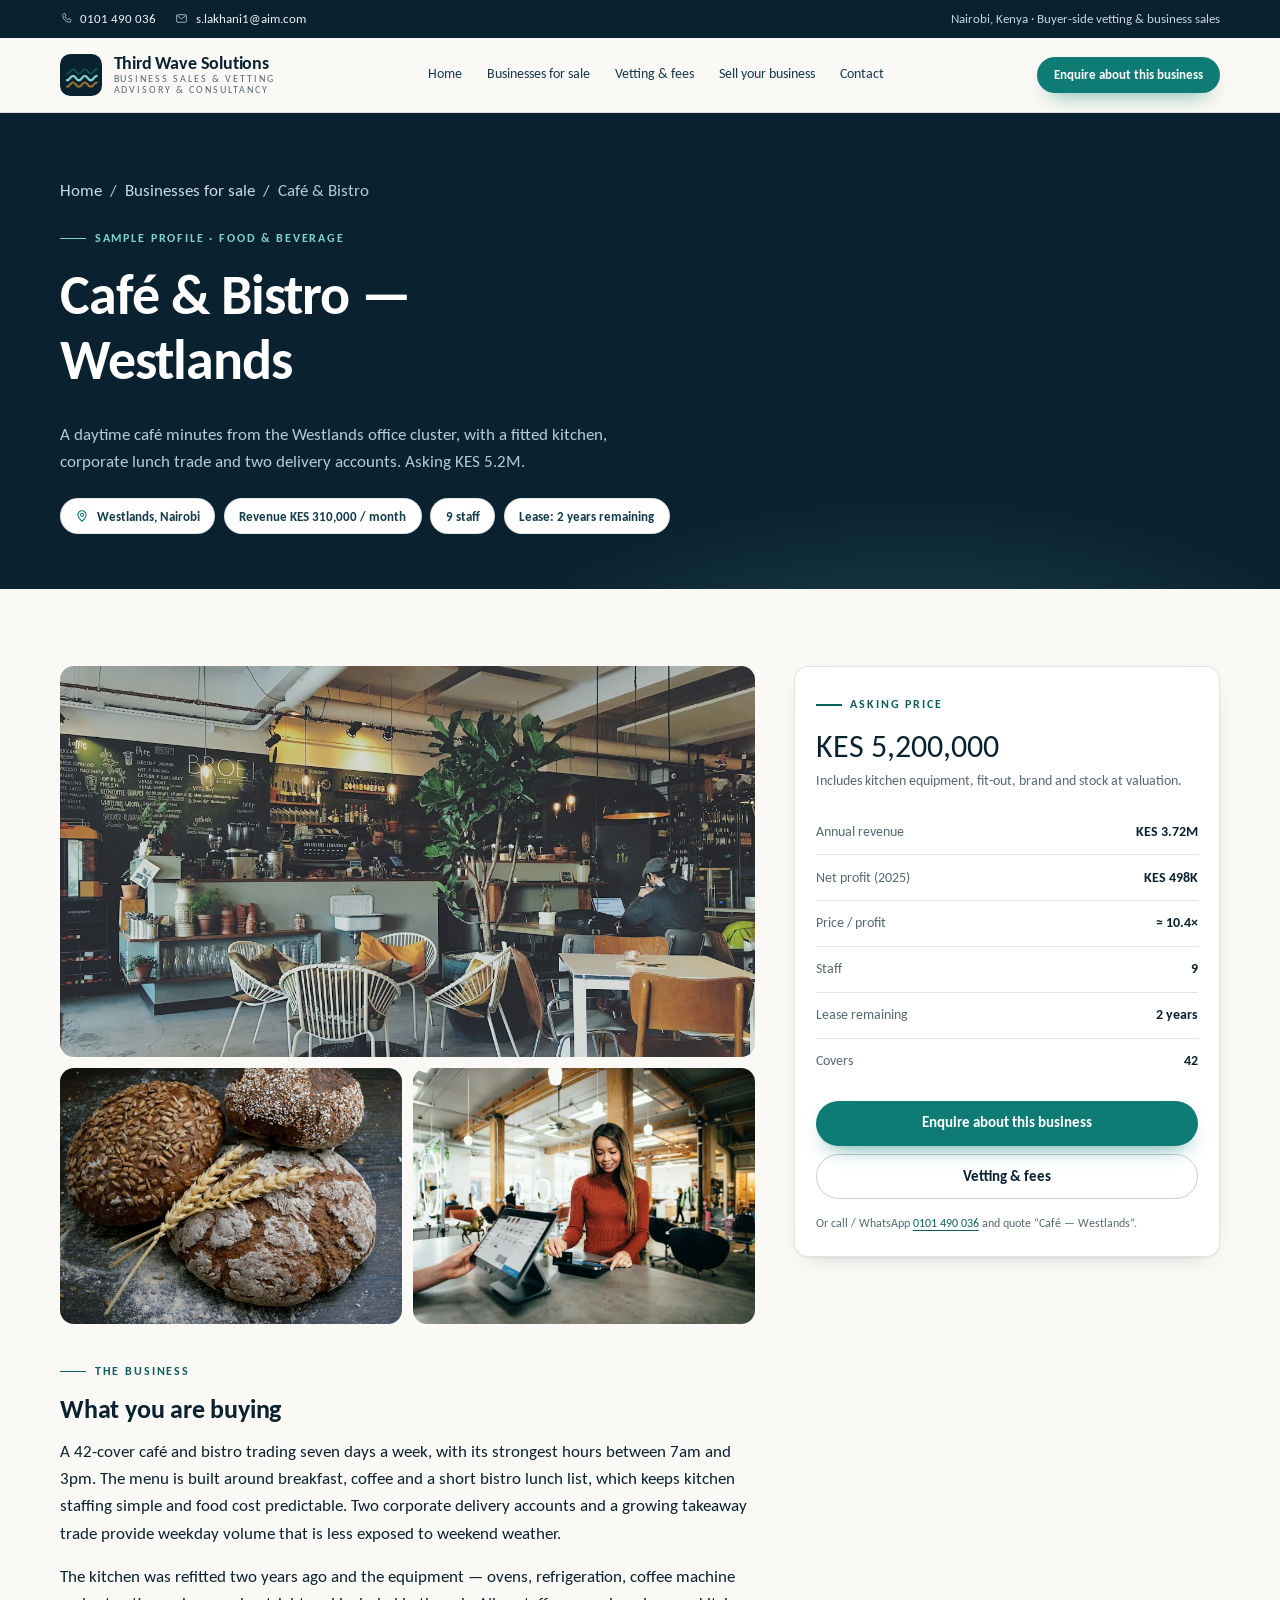
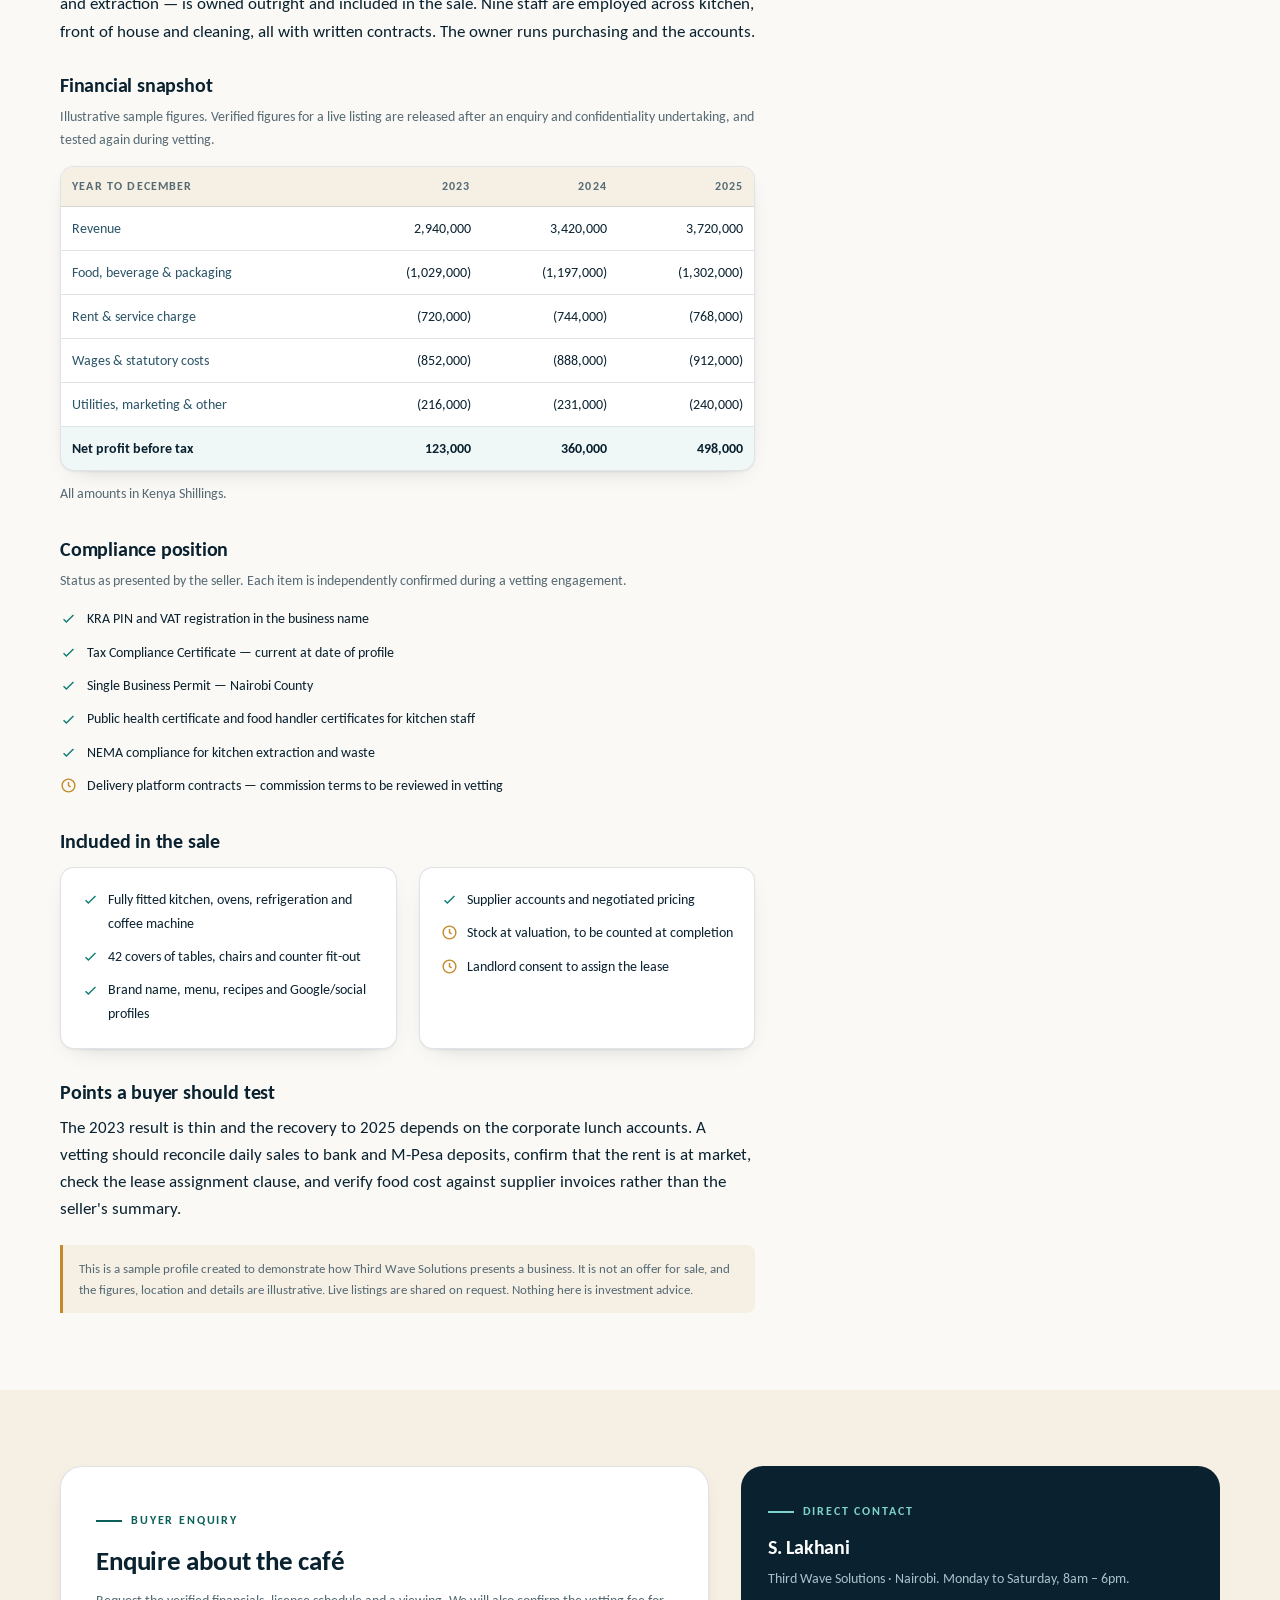
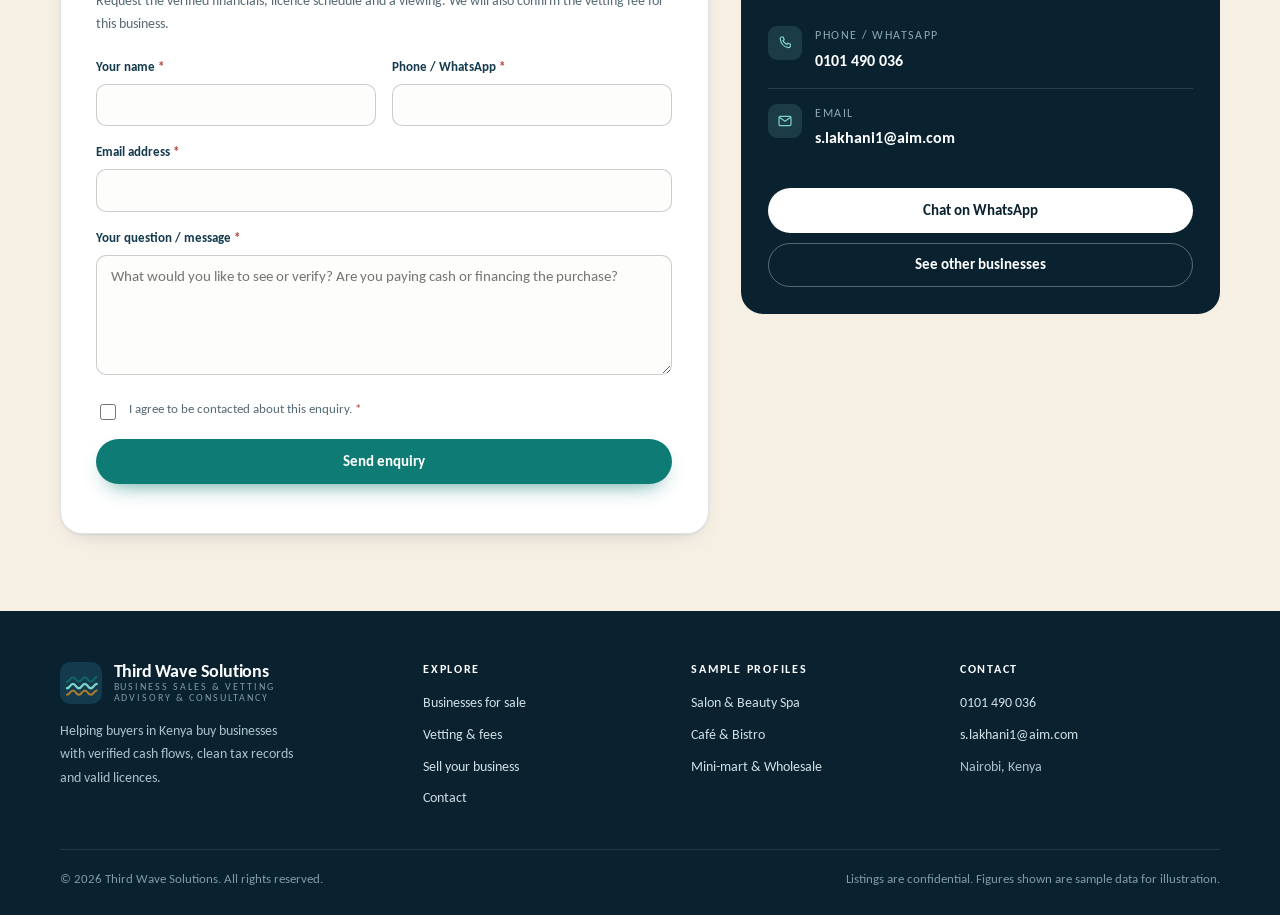
<file: public/business-cafe.html>
<!DOCTYPE html>
<html lang="en">
<head>
<meta charset="utf-8">
<meta name="viewport" content="width=device-width, initial-scale=1">
<title>Café &amp; Bistro for Sale — Westlands | Third Wave Solutions (Sample Profile)</title>
<meta name="description" content="Sample business-for-sale profile: daytime café and bistro in Westlands, Nairobi. Asking KES 5.2M. Fitted kitchen, delivery accounts, verified cash flow and KRA position available for vetting.">
<link rel="icon" href="assets/favicon.svg" type="image/svg+xml">
<link rel="preconnect" href="https://fonts.googleapis.com">
<link rel="preconnect" href="https://fonts.gstatic.com" crossorigin>
<link href="https://fonts.googleapis.com/css2?family=Carlito:ital,wght@0,400;0,700;1,400&display=swap" rel="stylesheet">
<link rel="stylesheet" href="assets/styles.css">
</head>
<body>
<a class="skip-link" href="#main">Skip to content</a>

<div class="topbar">
  <div class="wrap">
    <div class="tb-group">
      <span class="tb-item"><svg viewBox="0 0 24 24" fill="none" stroke="currentColor" stroke-width="1.8"><path d="M6.6 3h2.7l1.5 4-2 1.4a12 12 0 0 0 5.8 5.8l1.4-2 4 1.5v2.7A2.6 2.6 0 0 1 17.4 19 14.4 14.4 0 0 1 5 6.6 2.6 2.6 0 0 1 6.6 3Z"/></svg><a href="tel:+254101490036">0101 490 036</a></span>
      <span class="tb-item"><svg viewBox="0 0 24 24" fill="none" stroke="currentColor" stroke-width="1.8"><rect x="3" y="5" width="18" height="14" rx="2"/><path d="m3.5 6.5 8.5 6 8.5-6"/></svg><a href="mailto:s.lakhani1@aim.com">s.lakhani1@aim.com</a></span>
    </div>
    <span class="tb-item">Nairobi, Kenya · Buyer-side vetting &amp; business sales</span>
  </div>
</div>

<header class="site-header">
  <div class="wrap">
    <a class="brand" href="index.html">
      <svg class="brand-mark" viewBox="0 0 48 48" aria-hidden="true">
        <rect width="48" height="48" rx="12" fill="#0a2230"/>
        <path d="M8 30c3.4 0 3.4-5 6.8-5s3.4 5 6.8 5 3.4-5 6.8-5 3.4 5 6.8 5 3.4-5 6.8-5" fill="none" stroke="#7fd4c9" stroke-width="2.6" stroke-linecap="round"/>
        <path d="M8 22.5c3.4 0 3.4-5 6.8-5s3.4 5 6.8 5 3.4-5 6.8-5 3.4 5 6.8 5 3.4-5 6.8-5" fill="none" stroke="#0e7c74" stroke-width="2.2" stroke-linecap="round" opacity=".55"/>
        <path d="M8 37.5c3.4 0 3.4-5 6.8-5s3.4 5 6.8 5 3.4-5 6.8-5 3.4 5 6.8 5 3.4-5 6.8-5" fill="none" stroke="#c48a2c" stroke-width="2.2" stroke-linecap="round" opacity=".8"/>
      </svg>
      <span class="brand-text"><span class="brand-name">Third Wave Solutions</span><span class="brand-sub">Business Sales &amp; Vetting</span>
      <span class="brand-sub">Advisory &amp; Consultancy</span></span>
    </a>
    <nav class="nav" id="nav" aria-label="Main">
      <a href="index.html">Home</a>
      <a href="listings.html">Businesses for sale</a>
      <a href="vetting.html">Vetting &amp; fees</a>
      <a href="sell.html">Sell your business</a>
      <a href="index.html#contact">Contact</a>
    </nav>
    <div class="header-cta">
      <a class="btn btn--primary btn--sm" href="#enquire">Enquire about this business</a>
      <button class="menu-toggle" id="menuToggle" aria-label="Toggle menu" aria-expanded="false" aria-controls="nav">
        <svg width="20" height="20" viewBox="0 0 24 24" fill="none" stroke="currentColor" stroke-width="1.8"><path d="M4 7h16M4 12h16M4 17h16"/></svg>
      </button>
    </div>
  </div>
</header>

<main id="main">
  <section class="page-head">
    <div class="wrap">
      <p class="breadcrumb"><a href="index.html">Home</a> &nbsp;/&nbsp; <a href="listings.html">Businesses for sale</a> &nbsp;/&nbsp; Café &amp; Bistro</p>
      <span class="eyebrow">Sample profile · Food &amp; beverage</span>
      <h1>Café &amp; Bistro — Westlands</h1>
      <p>A daytime café minutes from the Westlands office cluster, with a fitted kitchen, corporate lunch trade and two delivery accounts. Asking KES 5.2M.</p>
      <div class="chips" style="margin-top:1.4rem;">
        <span class="chip"><svg viewBox="0 0 24 24" fill="none" stroke="currentColor" stroke-width="1.8"><path d="M12 21s7-6.1 7-11a7 7 0 1 0-14 0c0 4.9 7 11 7 11Z"/><circle cx="12" cy="10" r="2.6"/></svg>Westlands, Nairobi</span>
        <span class="chip">Revenue KES 310,000 / month</span>
        <span class="chip">9 staff</span>
        <span class="chip">Lease: 2 years remaining</span>
      </div>
    </div>
  </section>

  <section class="section">
    <div class="wrap">
      <div class="detail-grid">
        <div>
          <div class="gallery" style="margin-bottom:1.8rem;">
            <figure><img src="assets/img/cafe.jpg" alt="Café dining area with tables, counter and pendant lighting" width="1200" height="900"></figure>
            <figure><img src="assets/img/bakery.jpg" alt="Fresh pastries and bread on display" loading="lazy"></figure>
            <figure><img src="assets/img/pos.jpg" alt="Service counter and till area" loading="lazy"></figure>
          </div>

          <span class="eyebrow">The business</span>
          <h2 style="font-size:1.6rem;">What you are buying</h2>
          <p>A 42-cover café and bistro trading seven days a week, with its strongest hours between 7am and 3pm. The menu is built around breakfast, coffee and a short bistro lunch list, which keeps kitchen staffing simple and food cost predictable. Two corporate delivery accounts and a growing takeaway trade provide weekday volume that is less exposed to weekend weather.</p>
          <p>The kitchen was refitted two years ago and the equipment — ovens, refrigeration, coffee machine and extraction — is owned outright and included in the sale. Nine staff are employed across kitchen, front of house and cleaning, all with written contracts. The owner runs purchasing and the accounts.</p>

          <h3 style="margin-top:1.8rem;">Financial snapshot</h3>
          <p class="small muted">Illustrative sample figures. Verified figures for a live listing are released after an enquiry and confidentiality undertaking, and tested again during vetting.</p>
          <div class="card" style="margin-top:.9rem; overflow-x:auto;">
            <table class="data-table">
              <thead>
                <tr><th scope="col">Year to December</th><th scope="col" style="text-align:right;">2023</th><th scope="col" style="text-align:right;">2024</th><th scope="col" style="text-align:right;">2025</th></tr>
              </thead>
              <tbody>
                <tr><th scope="row">Revenue</th><td class="num">2,940,000</td><td class="num">3,420,000</td><td class="num">3,720,000</td></tr>
                <tr><th scope="row">Food, beverage &amp; packaging</th><td class="num">(1,029,000)</td><td class="num">(1,197,000)</td><td class="num">(1,302,000)</td></tr>
                <tr><th scope="row">Rent &amp; service charge</th><td class="num">(720,000)</td><td class="num">(744,000)</td><td class="num">(768,000)</td></tr>
                <tr><th scope="row">Wages &amp; statutory costs</th><td class="num">(852,000)</td><td class="num">(888,000)</td><td class="num">(912,000)</td></tr>
                <tr><th scope="row">Utilities, marketing &amp; other</th><td class="num">(216,000)</td><td class="num">(231,000)</td><td class="num">(240,000)</td></tr>
                <tr class="total"><th scope="row">Net profit before tax</th><td class="num">123,000</td><td class="num">360,000</td><td class="num">498,000</td></tr>
              </tbody>
            </table>
          </div>
          <p class="small muted" style="margin-top:.7rem;">All amounts in Kenya Shillings.</p>

          <h3 style="margin-top:2rem;">Compliance position</h3>
          <p class="small muted">Status as presented by the seller. Each item is independently confirmed during a vetting engagement.</p>
          <ul class="checklist" style="margin-top:.9rem;">
            <li class="ok"><svg viewBox="0 0 24 24" fill="none" stroke="currentColor" stroke-width="2"><path d="m5 13 4 4L19 7"/></svg><span>KRA PIN and VAT registration in the business name</span></li>
            <li class="ok"><svg viewBox="0 0 24 24" fill="none" stroke="currentColor" stroke-width="2"><path d="m5 13 4 4L19 7"/></svg><span>Tax Compliance Certificate — current at date of profile</span></li>
            <li class="ok"><svg viewBox="0 0 24 24" fill="none" stroke="currentColor" stroke-width="2"><path d="m5 13 4 4L19 7"/></svg><span>Single Business Permit — Nairobi County</span></li>
            <li class="ok"><svg viewBox="0 0 24 24" fill="none" stroke="currentColor" stroke-width="2"><path d="m5 13 4 4L19 7"/></svg><span>Public health certificate and food handler certificates for kitchen staff</span></li>
            <li class="ok"><svg viewBox="0 0 24 24" fill="none" stroke="currentColor" stroke-width="2"><path d="m5 13 4 4L19 7"/></svg><span>NEMA compliance for kitchen extraction and waste</span></li>
            <li class="pending"><svg viewBox="0 0 24 24" fill="none" stroke="currentColor" stroke-width="2"><circle cx="12" cy="12" r="9"/><path d="M12 7v5l3 2"/></svg><span>Delivery platform contracts — commission terms to be reviewed in vetting</span></li>
          </ul>

          <h3 style="margin-top:2rem;">Included in the sale</h3>
          <div class="grid grid--2" style="margin-top:.9rem;">
            <div class="card card-body">
              <ul class="checklist">
                <li class="ok"><svg viewBox="0 0 24 24" fill="none" stroke="currentColor" stroke-width="2"><path d="m5 13 4 4L19 7"/></svg><span>Fully fitted kitchen, ovens, refrigeration and coffee machine</span></li>
                <li class="ok"><svg viewBox="0 0 24 24" fill="none" stroke="currentColor" stroke-width="2"><path d="m5 13 4 4L19 7"/></svg><span>42 covers of tables, chairs and counter fit-out</span></li>
                <li class="ok"><svg viewBox="0 0 24 24" fill="none" stroke="currentColor" stroke-width="2"><path d="m5 13 4 4L19 7"/></svg><span>Brand name, menu, recipes and Google/social profiles</span></li>
              </ul>
            </div>
            <div class="card card-body">
              <ul class="checklist">
                <li class="ok"><svg viewBox="0 0 24 24" fill="none" stroke="currentColor" stroke-width="2"><path d="m5 13 4 4L19 7"/></svg><span>Supplier accounts and negotiated pricing</span></li>
                <li class="pending"><svg viewBox="0 0 24 24" fill="none" stroke="currentColor" stroke-width="2"><circle cx="12" cy="12" r="9"/><path d="M12 7v5l3 2"/></svg><span>Stock at valuation, to be counted at completion</span></li>
                <li class="pending"><svg viewBox="0 0 24 24" fill="none" stroke="currentColor" stroke-width="2"><circle cx="12" cy="12" r="9"/><path d="M12 7v5l3 2"/></svg><span>Landlord consent to assign the lease</span></li>
              </ul>
            </div>
          </div>

          <h3 style="margin-top:2rem;">Points a buyer should test</h3>
          <p>The 2023 result is thin and the recovery to 2025 depends on the corporate lunch accounts. A vetting should reconcile daily sales to bank and M-Pesa deposits, confirm that the rent is at market, check the lease assignment clause, and verify food cost against supplier invoices rather than the seller's summary.</p>

          <div class="disclaimer">This is a sample profile created to demonstrate how Third Wave Solutions presents a business. It is not an offer for sale, and the figures, location and details are illustrative. Live listings are shared on request. Nothing here is investment advice.</div>
        </div>

        <aside>
          <div class="card sticky-card">
            <div class="card-body">
              <span class="eyebrow">Asking price</span>
              <div style="font-family:var(--serif); font-size:2rem; line-height:1.1; margin-bottom:.4rem;">KES 5,200,000</div>
              <p class="small muted">Includes kitchen equipment, fit-out, brand and stock at valuation.</p>
              <ul class="spec-list" style="margin-top:1rem;">
                <li><span>Annual revenue</span><span>KES 3.72M</span></li>
                <li><span>Net profit (2025)</span><span>KES 498K</span></li>
                <li><span>Price / profit</span><span>≈ 10.4×</span></li>
                <li><span>Staff</span><span>9</span></li>
                <li><span>Lease remaining</span><span>2 years</span></li>
                <li><span>Covers</span><span>42</span></li>
              </ul>
              <a class="btn btn--primary btn--block" href="#enquire" style="margin-top:1.1rem;">Enquire about this business</a>
              <a class="btn btn--ghost btn--block" href="vetting.html" style="margin-top:.55rem;">Vetting &amp; fees</a>
              <p class="form-note">Or call / WhatsApp <a href="tel:+254101490036">0101 490 036</a> and quote “Café — Westlands”.</p>
            </div>
          </div>
        </aside>
      </div>
    </div>
  </section>

  <section class="section section--sand" id="enquire">
    <div class="wrap">
      <div class="contact-grid">
        <div class="form-card">
          <span class="eyebrow">Buyer enquiry</span>
          <h2 style="font-size:1.7rem;">Enquire about the café</h2>
          <p class="small muted" style="margin-bottom:1.3rem;">Request the verified financials, licence schedule and a viewing. We will also confirm the vetting fee for this business.</p>
          <form id="listingEnquiryForm" action="https://formsubmit.app/f/xvfwex8rvq" method="POST">
            <input type="hidden" name="_subject" value="Café (Westlands) enquiry — Third Wave Solutions">
            <input type="hidden" name="_template" value="table">
            <input type="hidden" name="_captcha" value="false">
            <input type="hidden" name="Business" value="Café & Bistro — Westlands (sample profile)">
            <div class="hp" aria-hidden="true"><label for="chp">Leave empty</label><input id="chp" type="text" name="_honey" tabindex="-1" autocomplete="off"></div>
            <div class="field-row">
              <div class="field">
                <label for="c-name">Your name <span class="req">*</span></label>
                <input id="c-name" name="Name" type="text" autocomplete="name" required>
              </div>
              <div class="field">
                <label for="c-phone">Phone / WhatsApp <span class="req">*</span></label>
                <input id="c-phone" name="Phone" type="tel" autocomplete="tel" required>
              </div>
            </div>
            <div class="field">
              <label for="c-email">Email address <span class="req">*</span></label>
              <input id="c-email" name="Email" type="email" autocomplete="email" required>
            </div>
            <div class="field">
              <label for="c-message">Your question / message <span class="req">*</span></label>
              <textarea id="c-message" name="Message" required placeholder="What would you like to see or verify? Are you paying cash or financing the purchase?"></textarea>
            </div>
            <div class="field">
              <label class="checkline" for="c-consent" style="font-weight:400;">
                <input id="c-consent" name="Consent" type="checkbox" value="Agreed to be contacted" required>
                <span>I agree to be contacted about this enquiry. <span class="req">*</span></span>
              </label>
            </div>
            <button class="btn btn--primary btn--block" type="submit">Send enquiry</button>
            <div id="formStatus" class="form-note" role="status" aria-live="polite"></div>
          </form>
        </div>

        <aside class="contact-card">
          <span class="eyebrow" style="color:#7fd4c9;">Direct contact</span>
          <h3>S. Lakhani</h3>
          <p class="small" style="color:#a9c1cb;">Third Wave Solutions · Nairobi. Monday to Saturday, 8am – 6pm.</p>
          <div style="margin-top:1.3rem;">
            <div class="contact-item">
              <span class="ci"><svg viewBox="0 0 24 24" fill="none" stroke="currentColor" stroke-width="1.8"><path d="M6.6 3h2.7l1.5 4-2 1.4a12 12 0 0 0 5.8 5.8l1.4-2 4 1.5v2.7A2.6 2.6 0 0 1 17.4 19 14.4 14.4 0 0 1 5 6.6 2.6 2.6 0 0 1 6.6 3Z"/></svg></span>
              <div><small>Phone / WhatsApp</small><a href="tel:+254101490036"><strong>0101 490 036</strong></a></div>
            </div>
            <div class="contact-item">
              <span class="ci"><svg viewBox="0 0 24 24" fill="none" stroke="currentColor" stroke-width="1.8"><rect x="3" y="5" width="18" height="14" rx="2"/><path d="m3.5 6.5 8.5 6 8.5-6"/></svg></span>
              <div><small>Email</small><a href="mailto:s.lakhani1@aim.com"><strong>s.lakhani1@aim.com</strong></a></div>
            </div>
          </div>
          <div style="margin-top:1.4rem; display:grid; gap:.6rem;">
            <a class="btn btn--light btn--block" href="https://wa.me/254101490036" target="_blank" rel="noopener">Chat on WhatsApp</a>
            <a class="btn btn--onink btn--block" href="listings.html">See other businesses</a>
          </div>
        </aside>
      </div>
    </div>
  </section>
</main>

<footer class="site-footer">
  <div class="wrap">
    <div class="footer-grid">
      <div>
        <a class="brand" href="index.html">
          <svg class="brand-mark" viewBox="0 0 48 48" aria-hidden="true">
            <rect width="48" height="48" rx="12" fill="#143a4d"/>
            <path d="M8 30c3.4 0 3.4-5 6.8-5s3.4 5 6.8 5 3.4-5 6.8-5 3.4 5 6.8 5 3.4-5 6.8-5" fill="none" stroke="#7fd4c9" stroke-width="2.6" stroke-linecap="round"/>
            <path d="M8 22.5c3.4 0 3.4-5 6.8-5s3.4 5 6.8 5 3.4-5 6.8-5 3.4 5 6.8 5 3.4-5 6.8-5" fill="none" stroke="#0e7c74" stroke-width="2.2" stroke-linecap="round" opacity=".7"/>
            <path d="M8 37.5c3.4 0 3.4-5 6.8-5s3.4 5 6.8 5 3.4-5 6.8-5 3.4 5 6.8 5 3.4-5 6.8-5" fill="none" stroke="#c48a2c" stroke-width="2.2" stroke-linecap="round" opacity=".85"/>
          </svg>
          <span class="brand-text"><span class="brand-name">Third Wave Solutions</span><span class="brand-sub">Business Sales &amp; Vetting</span>
          <span class="brand-sub">Advisory &amp; Consultancy</span></span>
        </a>
        <p style="max-width:34ch;">Helping buyers in Kenya buy businesses with verified cash flows, clean tax records and valid licences.</p>
      </div>
      <div>
        <h4>Explore</h4>
        <ul>
          <li><a href="listings.html">Businesses for sale</a></li>
          <li><a href="vetting.html">Vetting &amp; fees</a></li>
          <li><a href="sell.html">Sell your business</a></li>
          <li><a href="index.html#contact">Contact</a></li>
        </ul>
      </div>
      <div>
        <h4>Sample profiles</h4>
        <ul>
          <li><a href="business-salon.html">Salon &amp; Beauty Spa</a></li>
          <li><a href="business-cafe.html">Café &amp; Bistro</a></li>
          <li><a href="business-minimart.html">Mini-mart &amp; Wholesale</a></li>
        </ul>
      </div>
      <div>
        <h4>Contact</h4>
        <ul>
          <li><a href="tel:+254101490036">0101 490 036</a></li>
          <li><a href="mailto:s.lakhani1@aim.com">s.lakhani1@aim.com</a></li>
          <li>Nairobi, Kenya</li>
        </ul>
      </div>
    </div>
    <div class="footer-bottom">
      <span>© <span id="year">2026</span> Third Wave Solutions. All rights reserved.</span>
      <span>Listings are confidential. Figures shown are sample data for illustration.</span>
    </div>
  </div>
</footer>
<script src="assets/site.js"></script>
</body>
</html>
</file>
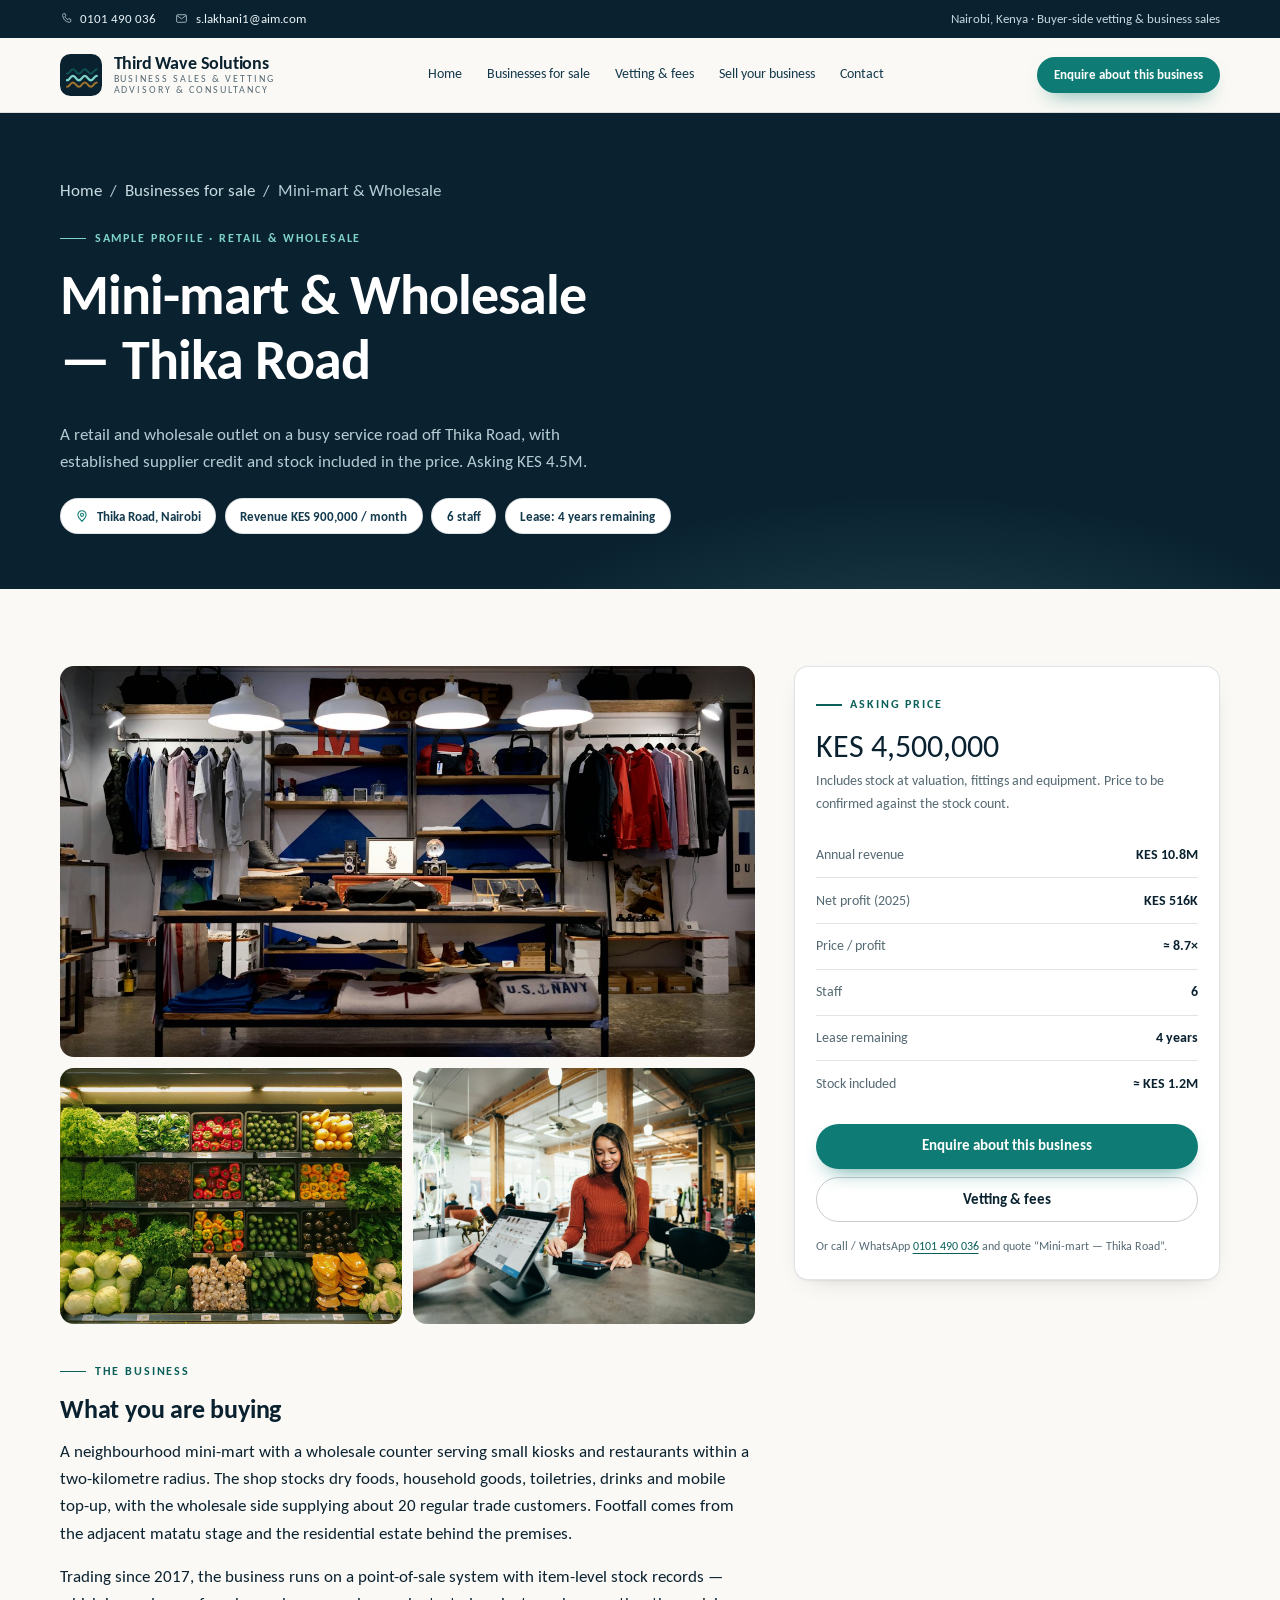
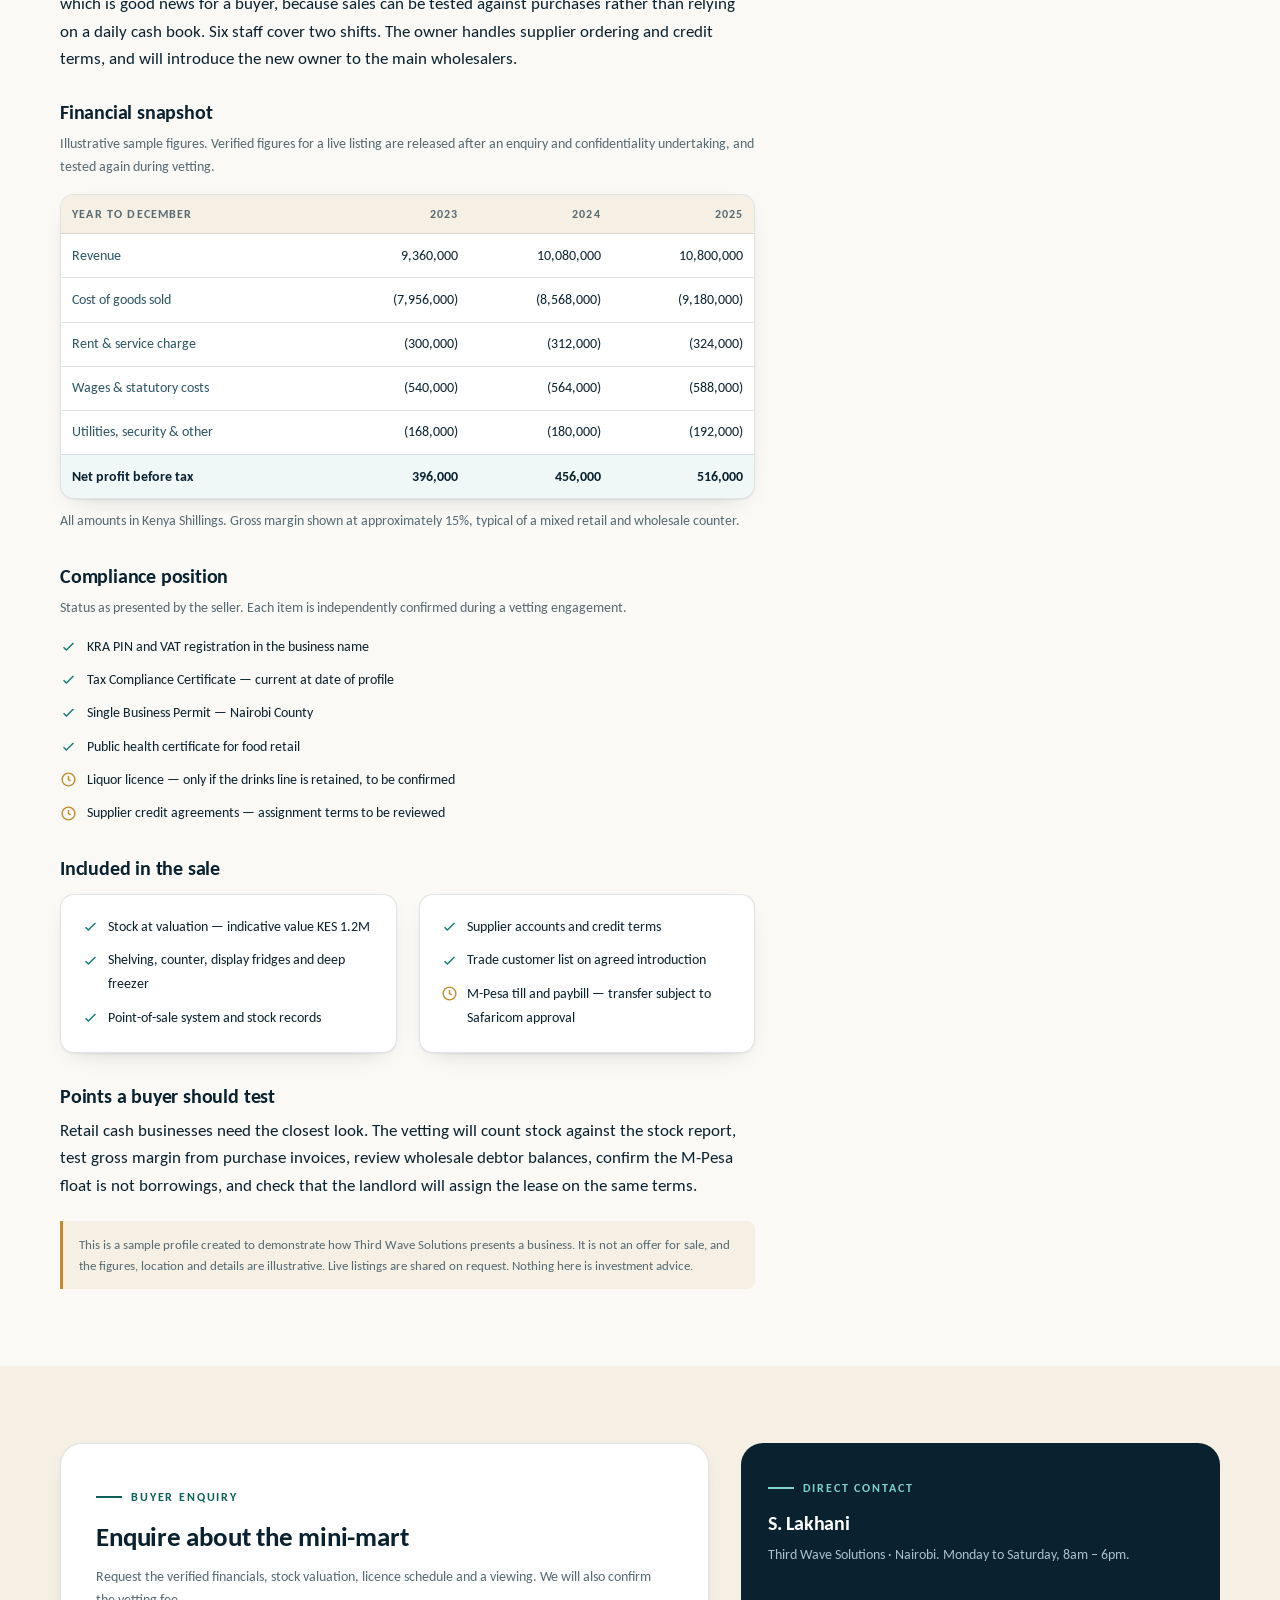
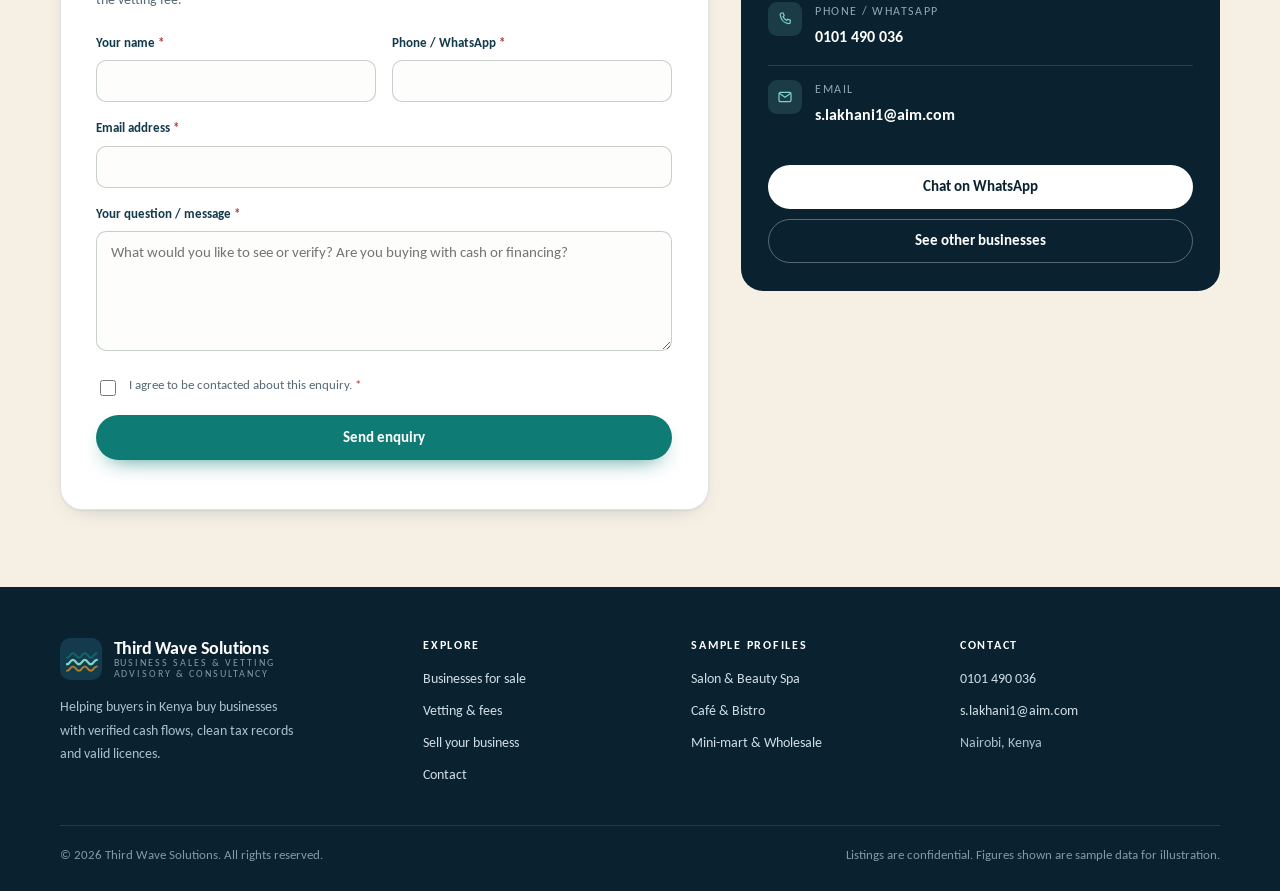
<file: public/business-minimart.html>
<!DOCTYPE html>
<html lang="en">
<head>
<meta charset="utf-8">
<meta name="viewport" content="width=device-width, initial-scale=1">
<title>Mini-mart &amp; Wholesale for Sale — Thika Road | Third Wave Solutions (Sample Profile)</title>
<meta name="description" content="Sample business-for-sale profile: mini-mart and wholesale outlet on Thika Road, Nairobi. Asking KES 4.5M including stock. Cash flow, KRA compliance and licences available for buyer vetting.">
<link rel="icon" href="assets/favicon.svg" type="image/svg+xml">
<link rel="preconnect" href="https://fonts.googleapis.com">
<link rel="preconnect" href="https://fonts.gstatic.com" crossorigin>
<link href="https://fonts.googleapis.com/css2?family=Carlito:ital,wght@0,400;0,700;1,400&display=swap" rel="stylesheet">
<link rel="stylesheet" href="assets/styles.css">
</head>
<body>
<a class="skip-link" href="#main">Skip to content</a>

<div class="topbar">
  <div class="wrap">
    <div class="tb-group">
      <span class="tb-item"><svg viewBox="0 0 24 24" fill="none" stroke="currentColor" stroke-width="1.8"><path d="M6.6 3h2.7l1.5 4-2 1.4a12 12 0 0 0 5.8 5.8l1.4-2 4 1.5v2.7A2.6 2.6 0 0 1 17.4 19 14.4 14.4 0 0 1 5 6.6 2.6 2.6 0 0 1 6.6 3Z"/></svg><a href="tel:+254101490036">0101 490 036</a></span>
      <span class="tb-item"><svg viewBox="0 0 24 24" fill="none" stroke="currentColor" stroke-width="1.8"><rect x="3" y="5" width="18" height="14" rx="2"/><path d="m3.5 6.5 8.5 6 8.5-6"/></svg><a href="mailto:s.lakhani1@aim.com">s.lakhani1@aim.com</a></span>
    </div>
    <span class="tb-item">Nairobi, Kenya · Buyer-side vetting &amp; business sales</span>
  </div>
</div>

<header class="site-header">
  <div class="wrap">
    <a class="brand" href="index.html">
      <svg class="brand-mark" viewBox="0 0 48 48" aria-hidden="true">
        <rect width="48" height="48" rx="12" fill="#0a2230"/>
        <path d="M8 30c3.4 0 3.4-5 6.8-5s3.4 5 6.8 5 3.4-5 6.8-5 3.4 5 6.8 5 3.4-5 6.8-5" fill="none" stroke="#7fd4c9" stroke-width="2.6" stroke-linecap="round"/>
        <path d="M8 22.5c3.4 0 3.4-5 6.8-5s3.4 5 6.8 5 3.4-5 6.8-5 3.4 5 6.8 5 3.4-5 6.8-5" fill="none" stroke="#0e7c74" stroke-width="2.2" stroke-linecap="round" opacity=".55"/>
        <path d="M8 37.5c3.4 0 3.4-5 6.8-5s3.4 5 6.8 5 3.4-5 6.8-5 3.4 5 6.8 5 3.4-5 6.8-5" fill="none" stroke="#c48a2c" stroke-width="2.2" stroke-linecap="round" opacity=".8"/>
      </svg>
      <span class="brand-text"><span class="brand-name">Third Wave Solutions</span><span class="brand-sub">Business Sales &amp; Vetting</span>
      <span class="brand-sub">Advisory &amp; Consultancy</span></span>
    </a>
    <nav class="nav" id="nav" aria-label="Main">
      <a href="index.html">Home</a>
      <a href="listings.html">Businesses for sale</a>
      <a href="vetting.html">Vetting &amp; fees</a>
      <a href="sell.html">Sell your business</a>
      <a href="index.html#contact">Contact</a>
    </nav>
    <div class="header-cta">
      <a class="btn btn--primary btn--sm" href="#enquire">Enquire about this business</a>
      <button class="menu-toggle" id="menuToggle" aria-label="Toggle menu" aria-expanded="false" aria-controls="nav">
        <svg width="20" height="20" viewBox="0 0 24 24" fill="none" stroke="currentColor" stroke-width="1.8"><path d="M4 7h16M4 12h16M4 17h16"/></svg>
      </button>
    </div>
  </div>
</header>

<main id="main">
  <section class="page-head">
    <div class="wrap">
      <p class="breadcrumb"><a href="index.html">Home</a> &nbsp;/&nbsp; <a href="listings.html">Businesses for sale</a> &nbsp;/&nbsp; Mini-mart &amp; Wholesale</p>
      <span class="eyebrow">Sample profile · Retail &amp; wholesale</span>
      <h1>Mini-mart &amp; Wholesale — Thika Road</h1>
      <p>A retail and wholesale outlet on a busy service road off Thika Road, with established supplier credit and stock included in the price. Asking KES 4.5M.</p>
      <div class="chips" style="margin-top:1.4rem;">
        <span class="chip"><svg viewBox="0 0 24 24" fill="none" stroke="currentColor" stroke-width="1.8"><path d="M12 21s7-6.1 7-11a7 7 0 1 0-14 0c0 4.9 7 11 7 11Z"/><circle cx="12" cy="10" r="2.6"/></svg>Thika Road, Nairobi</span>
        <span class="chip">Revenue KES 900,000 / month</span>
        <span class="chip">6 staff</span>
        <span class="chip">Lease: 4 years remaining</span>
      </div>
    </div>
  </section>

  <section class="section">
    <div class="wrap">
      <div class="detail-grid">
        <div>
          <div class="gallery" style="margin-bottom:1.8rem;">
            <figure><img src="assets/img/retail.jpg" alt="Stocked retail shelves and shop counter" width="1200" height="900"></figure>
            <figure><img src="assets/img/supermarket.jpg" alt="Aisles of household goods and dry foods" loading="lazy"></figure>
            <figure><img src="assets/img/pos.jpg" alt="Till point with point-of-sale equipment" loading="lazy"></figure>
          </div>

          <span class="eyebrow">The business</span>
          <h2 style="font-size:1.6rem;">What you are buying</h2>
          <p>A neighbourhood mini-mart with a wholesale counter serving small kiosks and restaurants within a two-kilometre radius. The shop stocks dry foods, household goods, toiletries, drinks and mobile top-up, with the wholesale side supplying about 20 regular trade customers. Footfall comes from the adjacent matatu stage and the residential estate behind the premises.</p>
          <p>Trading since 2017, the business runs on a point-of-sale system with item-level stock records — which is good news for a buyer, because sales can be tested against purchases rather than relying on a daily cash book. Six staff cover two shifts. The owner handles supplier ordering and credit terms, and will introduce the new owner to the main wholesalers.</p>

          <h3 style="margin-top:1.8rem;">Financial snapshot</h3>
          <p class="small muted">Illustrative sample figures. Verified figures for a live listing are released after an enquiry and confidentiality undertaking, and tested again during vetting.</p>
          <div class="card" style="margin-top:.9rem; overflow-x:auto;">
            <table class="data-table">
              <thead>
                <tr><th scope="col">Year to December</th><th scope="col" style="text-align:right;">2023</th><th scope="col" style="text-align:right;">2024</th><th scope="col" style="text-align:right;">2025</th></tr>
              </thead>
              <tbody>
                <tr><th scope="row">Revenue</th><td class="num">9,360,000</td><td class="num">10,080,000</td><td class="num">10,800,000</td></tr>
                <tr><th scope="row">Cost of goods sold</th><td class="num">(7,956,000)</td><td class="num">(8,568,000)</td><td class="num">(9,180,000)</td></tr>
                <tr><th scope="row">Rent &amp; service charge</th><td class="num">(300,000)</td><td class="num">(312,000)</td><td class="num">(324,000)</td></tr>
                <tr><th scope="row">Wages &amp; statutory costs</th><td class="num">(540,000)</td><td class="num">(564,000)</td><td class="num">(588,000)</td></tr>
                <tr><th scope="row">Utilities, security &amp; other</th><td class="num">(168,000)</td><td class="num">(180,000)</td><td class="num">(192,000)</td></tr>
                <tr class="total"><th scope="row">Net profit before tax</th><td class="num">396,000</td><td class="num">456,000</td><td class="num">516,000</td></tr>
              </tbody>
            </table>
          </div>
          <p class="small muted" style="margin-top:.7rem;">All amounts in Kenya Shillings. Gross margin shown at approximately 15%, typical of a mixed retail and wholesale counter.</p>

          <h3 style="margin-top:2rem;">Compliance position</h3>
          <p class="small muted">Status as presented by the seller. Each item is independently confirmed during a vetting engagement.</p>
          <ul class="checklist" style="margin-top:.9rem;">
            <li class="ok"><svg viewBox="0 0 24 24" fill="none" stroke="currentColor" stroke-width="2"><path d="m5 13 4 4L19 7"/></svg><span>KRA PIN and VAT registration in the business name</span></li>
            <li class="ok"><svg viewBox="0 0 24 24" fill="none" stroke="currentColor" stroke-width="2"><path d="m5 13 4 4L19 7"/></svg><span>Tax Compliance Certificate — current at date of profile</span></li>
            <li class="ok"><svg viewBox="0 0 24 24" fill="none" stroke="currentColor" stroke-width="2"><path d="m5 13 4 4L19 7"/></svg><span>Single Business Permit — Nairobi County</span></li>
            <li class="ok"><svg viewBox="0 0 24 24" fill="none" stroke="currentColor" stroke-width="2"><path d="m5 13 4 4L19 7"/></svg><span>Public health certificate for food retail</span></li>
            <li class="pending"><svg viewBox="0 0 24 24" fill="none" stroke="currentColor" stroke-width="2"><circle cx="12" cy="12" r="9"/><path d="M12 7v5l3 2"/></svg><span>Liquor licence — only if the drinks line is retained, to be confirmed</span></li>
            <li class="pending"><svg viewBox="0 0 24 24" fill="none" stroke="currentColor" stroke-width="2"><circle cx="12" cy="12" r="9"/><path d="M12 7v5l3 2"/></svg><span>Supplier credit agreements — assignment terms to be reviewed</span></li>
          </ul>

          <h3 style="margin-top:2rem;">Included in the sale</h3>
          <div class="grid grid--2" style="margin-top:.9rem;">
            <div class="card card-body">
              <ul class="checklist">
                <li class="ok"><svg viewBox="0 0 24 24" fill="none" stroke="currentColor" stroke-width="2"><path d="m5 13 4 4L19 7"/></svg><span>Stock at valuation — indicative value KES 1.2M</span></li>
                <li class="ok"><svg viewBox="0 0 24 24" fill="none" stroke="currentColor" stroke-width="2"><path d="m5 13 4 4L19 7"/></svg><span>Shelving, counter, display fridges and deep freezer</span></li>
                <li class="ok"><svg viewBox="0 0 24 24" fill="none" stroke="currentColor" stroke-width="2"><path d="m5 13 4 4L19 7"/></svg><span>Point-of-sale system and stock records</span></li>
              </ul>
            </div>
            <div class="card card-body">
              <ul class="checklist">
                <li class="ok"><svg viewBox="0 0 24 24" fill="none" stroke="currentColor" stroke-width="2"><path d="m5 13 4 4L19 7"/></svg><span>Supplier accounts and credit terms</span></li>
                <li class="ok"><svg viewBox="0 0 24 24" fill="none" stroke="currentColor" stroke-width="2"><path d="m5 13 4 4L19 7"/></svg><span>Trade customer list on agreed introduction</span></li>
                <li class="pending"><svg viewBox="0 0 24 24" fill="none" stroke="currentColor" stroke-width="2"><circle cx="12" cy="12" r="9"/><path d="M12 7v5l3 2"/></svg><span>M-Pesa till and paybill — transfer subject to Safaricom approval</span></li>
              </ul>
            </div>
          </div>

          <h3 style="margin-top:2rem;">Points a buyer should test</h3>
          <p>Retail cash businesses need the closest look. The vetting will count stock against the stock report, test gross margin from purchase invoices, review wholesale debtor balances, confirm the M-Pesa float is not borrowings, and check that the landlord will assign the lease on the same terms.</p>

          <div class="disclaimer">This is a sample profile created to demonstrate how Third Wave Solutions presents a business. It is not an offer for sale, and the figures, location and details are illustrative. Live listings are shared on request. Nothing here is investment advice.</div>
        </div>

        <aside>
          <div class="card sticky-card">
            <div class="card-body">
              <span class="eyebrow">Asking price</span>
              <div style="font-family:var(--serif); font-size:2rem; line-height:1.1; margin-bottom:.4rem;">KES 4,500,000</div>
              <p class="small muted">Includes stock at valuation, fittings and equipment. Price to be confirmed against the stock count.</p>
              <ul class="spec-list" style="margin-top:1rem;">
                <li><span>Annual revenue</span><span>KES 10.8M</span></li>
                <li><span>Net profit (2025)</span><span>KES 516K</span></li>
                <li><span>Price / profit</span><span>≈ 8.7×</span></li>
                <li><span>Staff</span><span>6</span></li>
                <li><span>Lease remaining</span><span>4 years</span></li>
                <li><span>Stock included</span><span>≈ KES 1.2M</span></li>
              </ul>
              <a class="btn btn--primary btn--block" href="#enquire" style="margin-top:1.1rem;">Enquire about this business</a>
              <a class="btn btn--ghost btn--block" href="vetting.html" style="margin-top:.55rem;">Vetting &amp; fees</a>
              <p class="form-note">Or call / WhatsApp <a href="tel:+254101490036">0101 490 036</a> and quote “Mini-mart — Thika Road”.</p>
            </div>
          </div>
        </aside>
      </div>
    </div>
  </section>

  <section class="section section--sand" id="enquire">
    <div class="wrap">
      <div class="contact-grid">
        <div class="form-card">
          <span class="eyebrow">Buyer enquiry</span>
          <h2 style="font-size:1.7rem;">Enquire about the mini-mart</h2>
          <p class="small muted" style="margin-bottom:1.3rem;">Request the verified financials, stock valuation, licence schedule and a viewing. We will also confirm the vetting fee.</p>
          <form id="listingEnquiryForm" action="https://formsubmit.app/f/xvfwex8rvq" method="POST">
            <input type="hidden" name="_subject" value="Mini-mart (Thika Road) enquiry — Third Wave Solutions">
            <input type="hidden" name="_template" value="table">
            <input type="hidden" name="_captcha" value="false">
            <input type="hidden" name="Business" value="Mini-mart & Wholesale — Thika Road (sample profile)">
            <div class="hp" aria-hidden="true"><label for="mhp">Leave empty</label><input id="mhp" type="text" name="_honey" tabindex="-1" autocomplete="off"></div>
            <div class="field-row">
              <div class="field">
                <label for="m-name">Your name <span class="req">*</span></label>
                <input id="m-name" name="Name" type="text" autocomplete="name" required>
              </div>
              <div class="field">
                <label for="m-phone">Phone / WhatsApp <span class="req">*</span></label>
                <input id="m-phone" name="Phone" type="tel" autocomplete="tel" required>
              </div>
            </div>
            <div class="field">
              <label for="m-email">Email address <span class="req">*</span></label>
              <input id="m-email" name="Email" type="email" autocomplete="email" required>
            </div>
            <div class="field">
              <label for="m-message">Your question / message <span class="req">*</span></label>
              <textarea id="m-message" name="Message" required placeholder="What would you like to see or verify? Are you buying with cash or financing?"></textarea>
            </div>
            <div class="field">
              <label class="checkline" for="m-consent" style="font-weight:400;">
                <input id="m-consent" name="Consent" type="checkbox" value="Agreed to be contacted" required>
                <span>I agree to be contacted about this enquiry. <span class="req">*</span></span>
              </label>
            </div>
            <button class="btn btn--primary btn--block" type="submit">Send enquiry</button>
            <div id="formStatus" class="form-note" role="status" aria-live="polite"></div>
          </form>
        </div>

        <aside class="contact-card">
          <span class="eyebrow" style="color:#7fd4c9;">Direct contact</span>
          <h3>S. Lakhani</h3>
          <p class="small" style="color:#a9c1cb;">Third Wave Solutions · Nairobi. Monday to Saturday, 8am – 6pm.</p>
          <div style="margin-top:1.3rem;">
            <div class="contact-item">
              <span class="ci"><svg viewBox="0 0 24 24" fill="none" stroke="currentColor" stroke-width="1.8"><path d="M6.6 3h2.7l1.5 4-2 1.4a12 12 0 0 0 5.8 5.8l1.4-2 4 1.5v2.7A2.6 2.6 0 0 1 17.4 19 14.4 14.4 0 0 1 5 6.6 2.6 2.6 0 0 1 6.6 3Z"/></svg></span>
              <div><small>Phone / WhatsApp</small><a href="tel:+254101490036"><strong>0101 490 036</strong></a></div>
            </div>
            <div class="contact-item">
              <span class="ci"><svg viewBox="0 0 24 24" fill="none" stroke="currentColor" stroke-width="1.8"><rect x="3" y="5" width="18" height="14" rx="2"/><path d="m3.5 6.5 8.5 6 8.5-6"/></svg></span>
              <div><small>Email</small><a href="mailto:s.lakhani1@aim.com"><strong>s.lakhani1@aim.com</strong></a></div>
            </div>
          </div>
          <div style="margin-top:1.4rem; display:grid; gap:.6rem;">
            <a class="btn btn--light btn--block" href="https://wa.me/254101490036" target="_blank" rel="noopener">Chat on WhatsApp</a>
            <a class="btn btn--onink btn--block" href="listings.html">See other businesses</a>
          </div>
        </aside>
      </div>
    </div>
  </section>
</main>

<footer class="site-footer">
  <div class="wrap">
    <div class="footer-grid">
      <div>
        <a class="brand" href="index.html">
          <svg class="brand-mark" viewBox="0 0 48 48" aria-hidden="true">
            <rect width="48" height="48" rx="12" fill="#143a4d"/>
            <path d="M8 30c3.4 0 3.4-5 6.8-5s3.4 5 6.8 5 3.4-5 6.8-5 3.4 5 6.8 5 3.4-5 6.8-5" fill="none" stroke="#7fd4c9" stroke-width="2.6" stroke-linecap="round"/>
            <path d="M8 22.5c3.4 0 3.4-5 6.8-5s3.4 5 6.8 5 3.4-5 6.8-5 3.4 5 6.8 5 3.4-5 6.8-5" fill="none" stroke="#0e7c74" stroke-width="2.2" stroke-linecap="round" opacity=".7"/>
            <path d="M8 37.5c3.4 0 3.4-5 6.8-5s3.4 5 6.8 5 3.4-5 6.8-5 3.4 5 6.8 5 3.4-5 6.8-5" fill="none" stroke="#c48a2c" stroke-width="2.2" stroke-linecap="round" opacity=".85"/>
          </svg>
          <span class="brand-text"><span class="brand-name">Third Wave Solutions</span><span class="brand-sub">Business Sales &amp; Vetting</span>
          <span class="brand-sub">Advisory &amp; Consultancy</span></span>
        </a>
        <p style="max-width:34ch;">Helping buyers in Kenya buy businesses with verified cash flows, clean tax records and valid licences.</p>
      </div>
      <div>
        <h4>Explore</h4>
        <ul>
          <li><a href="listings.html">Businesses for sale</a></li>
          <li><a href="vetting.html">Vetting &amp; fees</a></li>
          <li><a href="sell.html">Sell your business</a></li>
          <li><a href="index.html#contact">Contact</a></li>
        </ul>
      </div>
      <div>
        <h4>Sample profiles</h4>
        <ul>
          <li><a href="business-salon.html">Salon &amp; Beauty Spa</a></li>
          <li><a href="business-cafe.html">Café &amp; Bistro</a></li>
          <li><a href="business-minimart.html">Mini-mart &amp; Wholesale</a></li>
        </ul>
      </div>
      <div>
        <h4>Contact</h4>
        <ul>
          <li><a href="tel:+254101490036">0101 490 036</a></li>
          <li><a href="mailto:s.lakhani1@aim.com">s.lakhani1@aim.com</a></li>
          <li>Nairobi, Kenya</li>
        </ul>
      </div>
    </div>
    <div class="footer-bottom">
      <span>© <span id="year">2026</span> Third Wave Solutions. All rights reserved.</span>
      <span>Listings are confidential. Figures shown are sample data for illustration.</span>
    </div>
  </div>
</footer>
<script src="assets/site.js"></script>
</body>
</html>
</file>
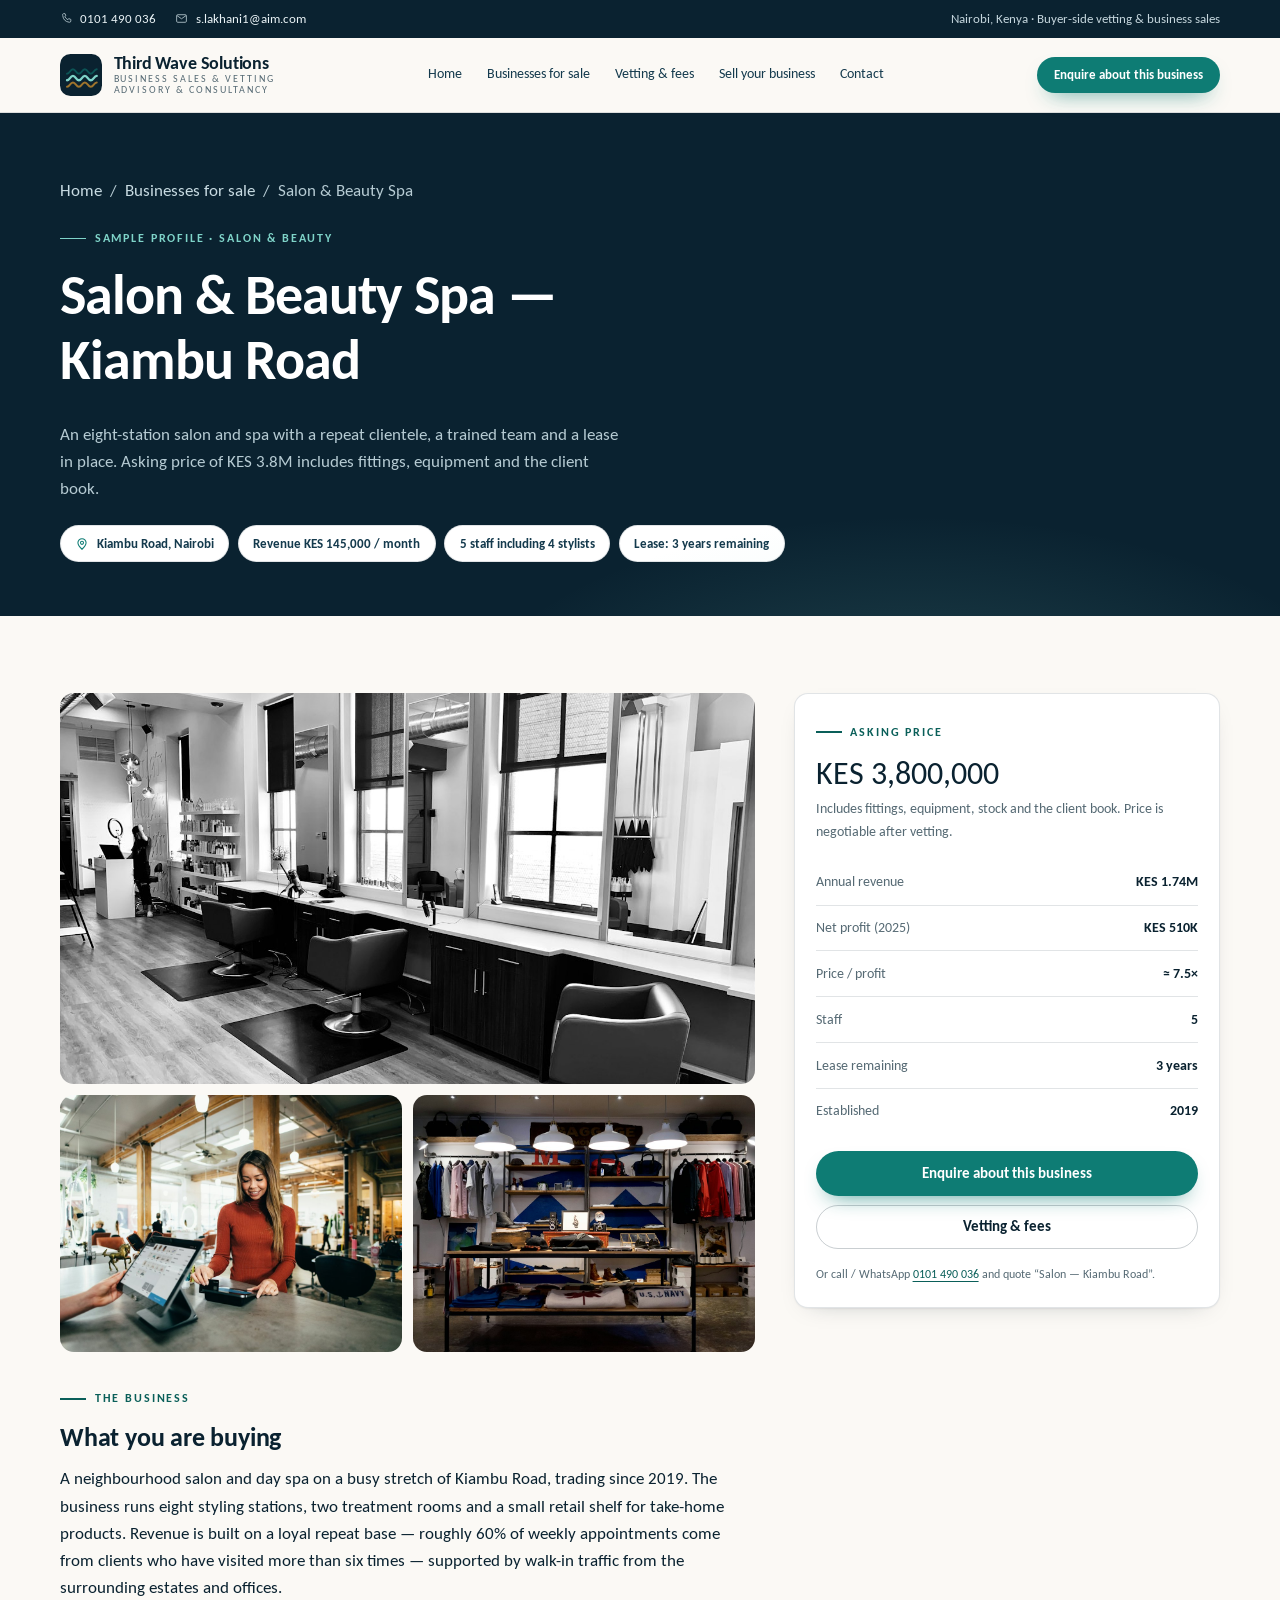
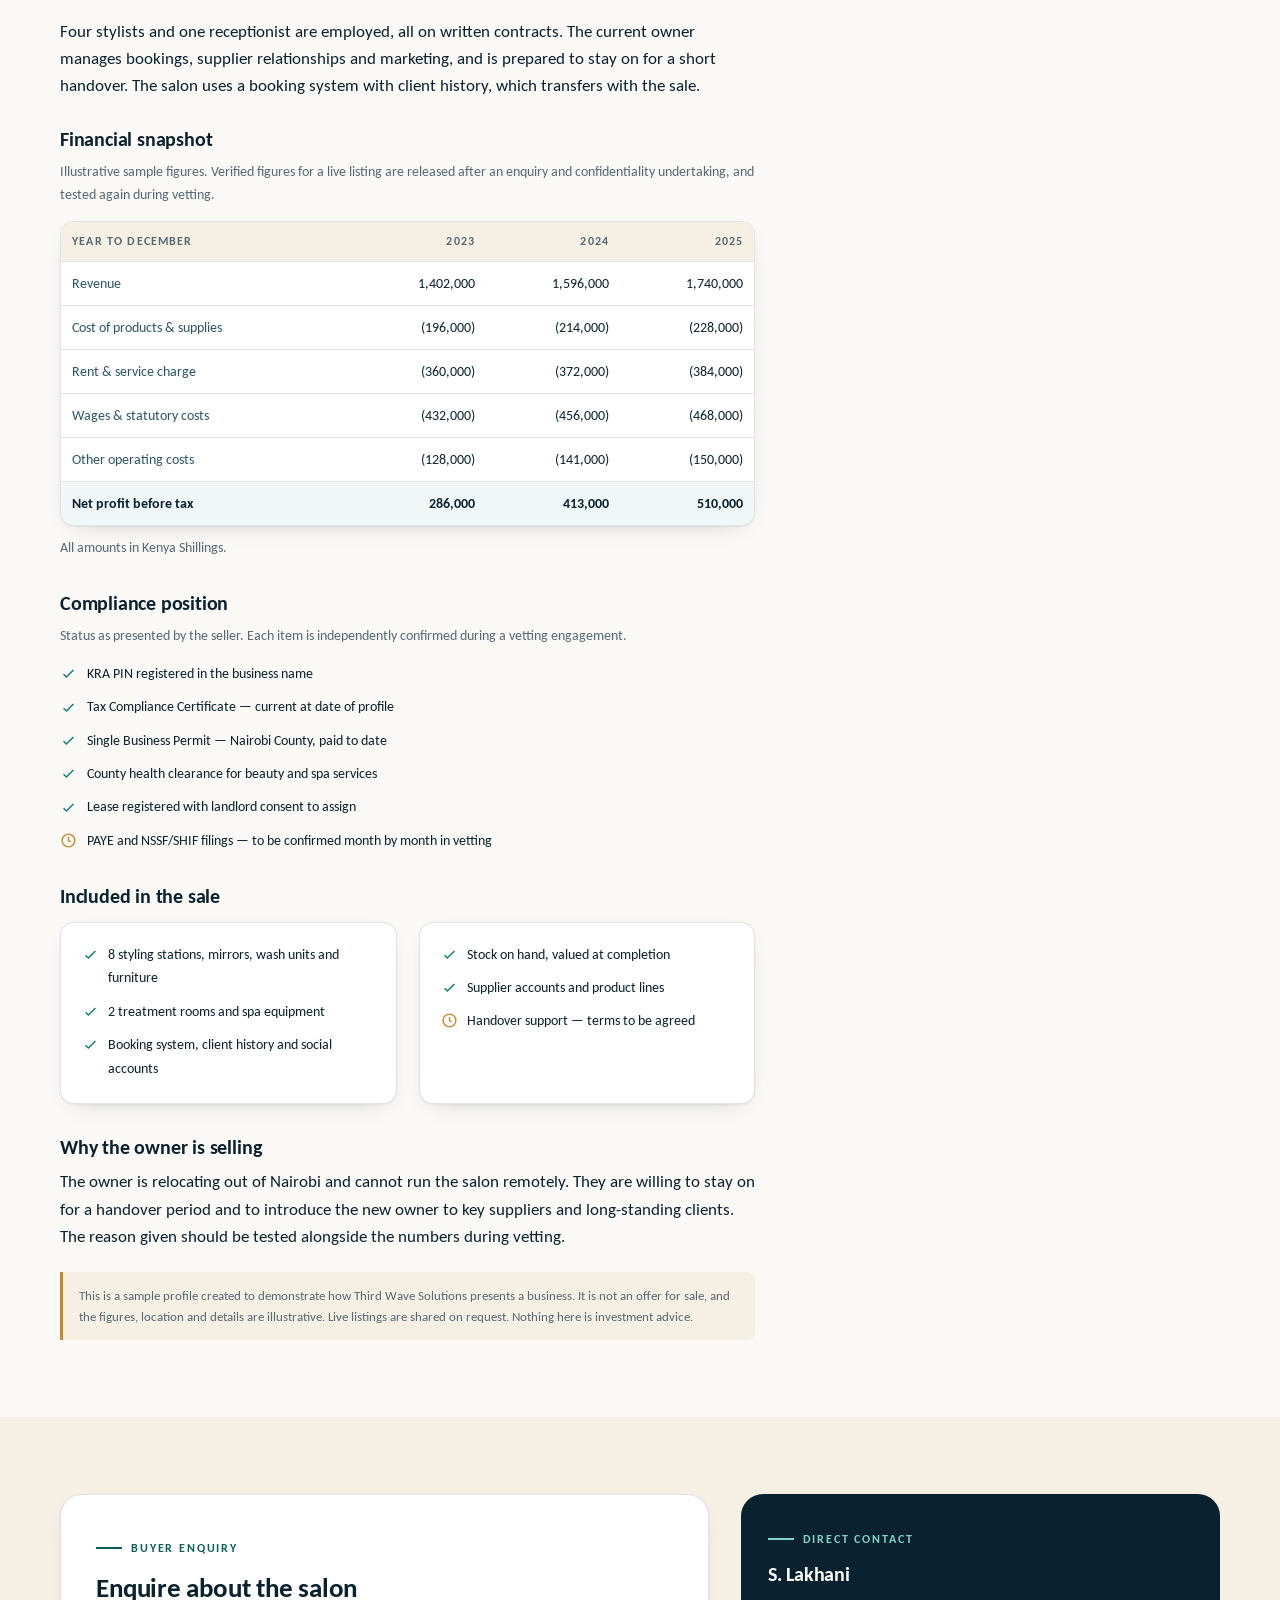
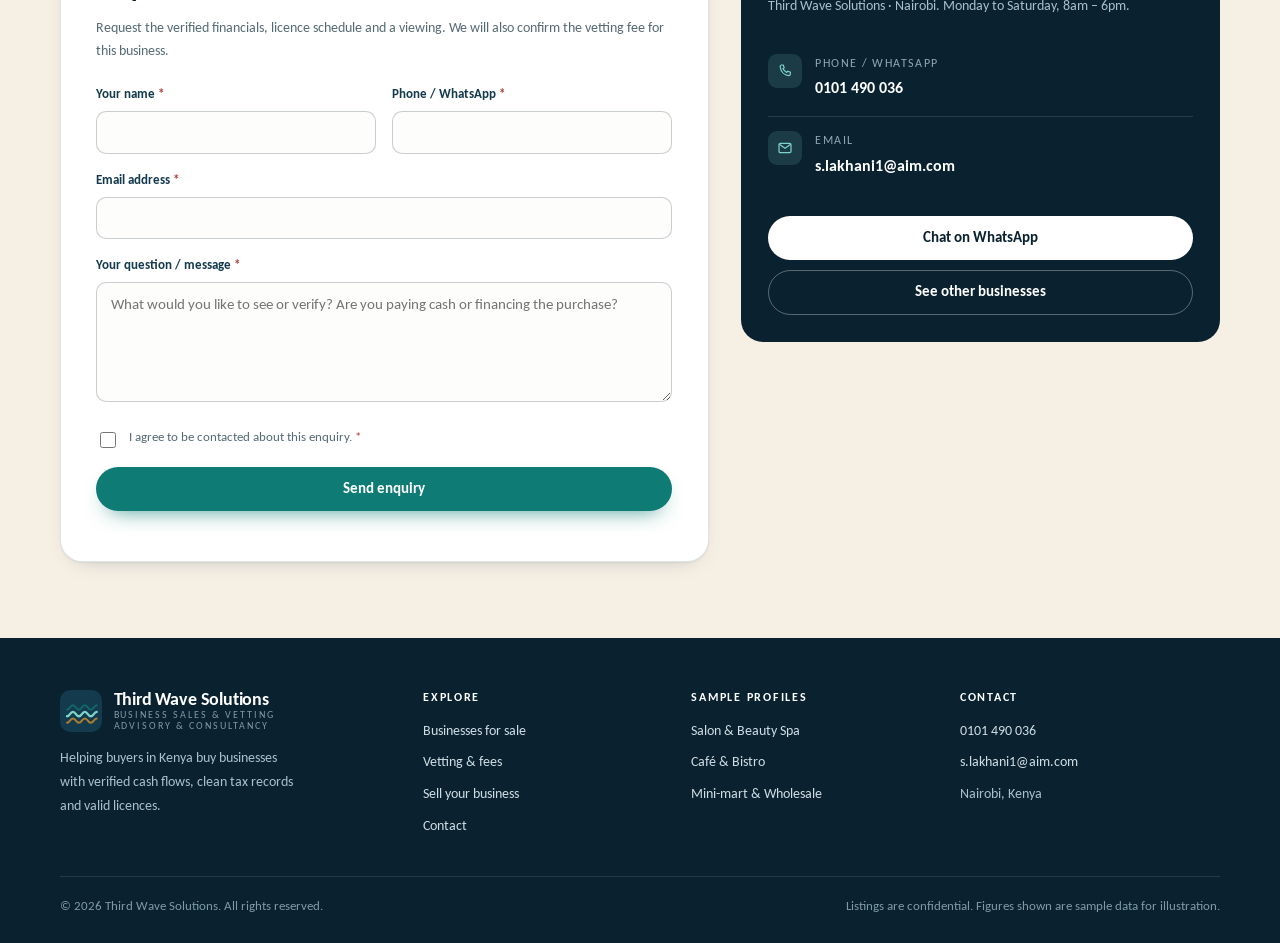
<file: public/business-salon.html>
<!DOCTYPE html>
<html lang="en">
<head>
<meta charset="utf-8">
<meta name="viewport" content="width=device-width, initial-scale=1">
<title>Salon &amp; Beauty Spa for Sale — Kiambu Road | Third Wave Solutions (Sample Profile)</title>
<meta name="description" content="Sample business-for-sale profile: eight-station salon and beauty spa on Kiambu Road, Nairobi. Asking KES 3.8M. Cash flow, KRA compliance and licences available for buyer vetting.">
<link rel="icon" href="assets/favicon.svg" type="image/svg+xml">
<link rel="preconnect" href="https://fonts.googleapis.com">
<link rel="preconnect" href="https://fonts.gstatic.com" crossorigin>
<link href="https://fonts.googleapis.com/css2?family=Carlito:ital,wght@0,400;0,700;1,400&display=swap" rel="stylesheet">
<link rel="stylesheet" href="assets/styles.css">
</head>
<body>
<a class="skip-link" href="#main">Skip to content</a>

<div class="topbar">
  <div class="wrap">
    <div class="tb-group">
      <span class="tb-item"><svg viewBox="0 0 24 24" fill="none" stroke="currentColor" stroke-width="1.8"><path d="M6.6 3h2.7l1.5 4-2 1.4a12 12 0 0 0 5.8 5.8l1.4-2 4 1.5v2.7A2.6 2.6 0 0 1 17.4 19 14.4 14.4 0 0 1 5 6.6 2.6 2.6 0 0 1 6.6 3Z"/></svg><a href="tel:+254101490036">0101 490 036</a></span>
      <span class="tb-item"><svg viewBox="0 0 24 24" fill="none" stroke="currentColor" stroke-width="1.8"><rect x="3" y="5" width="18" height="14" rx="2"/><path d="m3.5 6.5 8.5 6 8.5-6"/></svg><a href="mailto:s.lakhani1@aim.com">s.lakhani1@aim.com</a></span>
    </div>
    <span class="tb-item">Nairobi, Kenya · Buyer-side vetting &amp; business sales</span>
  </div>
</div>

<header class="site-header">
  <div class="wrap">
    <a class="brand" href="index.html">
      <svg class="brand-mark" viewBox="0 0 48 48" aria-hidden="true">
        <rect width="48" height="48" rx="12" fill="#0a2230"/>
        <path d="M8 30c3.4 0 3.4-5 6.8-5s3.4 5 6.8 5 3.4-5 6.8-5 3.4 5 6.8 5 3.4-5 6.8-5" fill="none" stroke="#7fd4c9" stroke-width="2.6" stroke-linecap="round"/>
        <path d="M8 22.5c3.4 0 3.4-5 6.8-5s3.4 5 6.8 5 3.4-5 6.8-5 3.4 5 6.8 5 3.4-5 6.8-5" fill="none" stroke="#0e7c74" stroke-width="2.2" stroke-linecap="round" opacity=".55"/>
        <path d="M8 37.5c3.4 0 3.4-5 6.8-5s3.4 5 6.8 5 3.4-5 6.8-5 3.4 5 6.8 5 3.4-5 6.8-5" fill="none" stroke="#c48a2c" stroke-width="2.2" stroke-linecap="round" opacity=".8"/>
      </svg>
      <span class="brand-text"><span class="brand-name">Third Wave Solutions</span><span class="brand-sub">Business Sales &amp; Vetting</span>
      <span class="brand-sub">Advisory &amp; Consultancy</span></span>
    </a>
    <nav class="nav" id="nav" aria-label="Main">
      <a href="index.html">Home</a>
      <a href="listings.html">Businesses for sale</a>
      <a href="vetting.html">Vetting &amp; fees</a>
      <a href="sell.html">Sell your business</a>
      <a href="index.html#contact">Contact</a>
    </nav>
    <div class="header-cta">
      <a class="btn btn--primary btn--sm" href="#enquire">Enquire about this business</a>
      <button class="menu-toggle" id="menuToggle" aria-label="Toggle menu" aria-expanded="false" aria-controls="nav">
        <svg width="20" height="20" viewBox="0 0 24 24" fill="none" stroke="currentColor" stroke-width="1.8"><path d="M4 7h16M4 12h16M4 17h16"/></svg>
      </button>
    </div>
  </div>
</header>

<main id="main">
  <section class="page-head">
    <div class="wrap">
      <p class="breadcrumb"><a href="index.html">Home</a> &nbsp;/&nbsp; <a href="listings.html">Businesses for sale</a> &nbsp;/&nbsp; Salon &amp; Beauty Spa</p>
      <span class="eyebrow">Sample profile · Salon &amp; beauty</span>
      <h1>Salon &amp; Beauty Spa — Kiambu Road</h1>
      <p>An eight-station salon and spa with a repeat clientele, a trained team and a lease in place. Asking price of KES 3.8M includes fittings, equipment and the client book.</p>
      <div class="chips" style="margin-top:1.4rem;">
        <span class="chip"><svg viewBox="0 0 24 24" fill="none" stroke="currentColor" stroke-width="1.8"><path d="M12 21s7-6.1 7-11a7 7 0 1 0-14 0c0 4.9 7 11 7 11Z"/><circle cx="12" cy="10" r="2.6"/></svg>Kiambu Road, Nairobi</span>
        <span class="chip">Revenue KES 145,000 / month</span>
        <span class="chip">5 staff including 4 stylists</span>
        <span class="chip">Lease: 3 years remaining</span>
      </div>
    </div>
  </section>

  <section class="section">
    <div class="wrap">
      <div class="detail-grid">
        <div>
          <div class="gallery" style="margin-bottom:1.8rem;">
            <figure><img src="assets/img/salon.jpg" alt="Main styling floor with chairs, mirrors and product shelving" width="1200" height="900"></figure>
            <figure><img src="assets/img/pos.jpg" alt="Reception and point-of-sale counter" loading="lazy"></figure>
            <figure><img src="assets/img/retail.jpg" alt="Retail product display for take-home hair and beauty products" loading="lazy"></figure>
          </div>

          <span class="eyebrow">The business</span>
          <h2 style="font-size:1.6rem;">What you are buying</h2>
          <p>A neighbourhood salon and day spa on a busy stretch of Kiambu Road, trading since 2019. The business runs eight styling stations, two treatment rooms and a small retail shelf for take-home products. Revenue is built on a loyal repeat base — roughly 60% of weekly appointments come from clients who have visited more than six times — supported by walk-in traffic from the surrounding estates and offices.</p>
          <p>Four stylists and one receptionist are employed, all on written contracts. The current owner manages bookings, supplier relationships and marketing, and is prepared to stay on for a short handover. The salon uses a booking system with client history, which transfers with the sale.</p>

          <h3 style="margin-top:1.8rem;">Financial snapshot</h3>
          <p class="small muted">Illustrative sample figures. Verified figures for a live listing are released after an enquiry and confidentiality undertaking, and tested again during vetting.</p>
          <div class="card" style="margin-top:.9rem; overflow-x:auto;">
            <table class="data-table">
              <thead>
                <tr><th scope="col">Year to December</th><th scope="col" style="text-align:right;">2023</th><th scope="col" style="text-align:right;">2024</th><th scope="col" style="text-align:right;">2025</th></tr>
              </thead>
              <tbody>
                <tr><th scope="row">Revenue</th><td class="num">1,402,000</td><td class="num">1,596,000</td><td class="num">1,740,000</td></tr>
                <tr><th scope="row">Cost of products &amp; supplies</th><td class="num">(196,000)</td><td class="num">(214,000)</td><td class="num">(228,000)</td></tr>
                <tr><th scope="row">Rent &amp; service charge</th><td class="num">(360,000)</td><td class="num">(372,000)</td><td class="num">(384,000)</td></tr>
                <tr><th scope="row">Wages &amp; statutory costs</th><td class="num">(432,000)</td><td class="num">(456,000)</td><td class="num">(468,000)</td></tr>
                <tr><th scope="row">Other operating costs</th><td class="num">(128,000)</td><td class="num">(141,000)</td><td class="num">(150,000)</td></tr>
                <tr class="total"><th scope="row">Net profit before tax</th><td class="num">286,000</td><td class="num">413,000</td><td class="num">510,000</td></tr>
              </tbody>
            </table>
          </div>
          <p class="small muted" style="margin-top:.7rem;">All amounts in Kenya Shillings.</p>

          <h3 style="margin-top:2rem;">Compliance position</h3>
          <p class="small muted">Status as presented by the seller. Each item is independently confirmed during a vetting engagement.</p>
          <ul class="checklist" style="margin-top:.9rem;">
            <li class="ok"><svg viewBox="0 0 24 24" fill="none" stroke="currentColor" stroke-width="2"><path d="m5 13 4 4L19 7"/></svg><span>KRA PIN registered in the business name</span></li>
            <li class="ok"><svg viewBox="0 0 24 24" fill="none" stroke="currentColor" stroke-width="2"><path d="m5 13 4 4L19 7"/></svg><span>Tax Compliance Certificate — current at date of profile</span></li>
            <li class="ok"><svg viewBox="0 0 24 24" fill="none" stroke="currentColor" stroke-width="2"><path d="m5 13 4 4L19 7"/></svg><span>Single Business Permit — Nairobi County, paid to date</span></li>
            <li class="ok"><svg viewBox="0 0 24 24" fill="none" stroke="currentColor" stroke-width="2"><path d="m5 13 4 4L19 7"/></svg><span>County health clearance for beauty and spa services</span></li>
            <li class="ok"><svg viewBox="0 0 24 24" fill="none" stroke="currentColor" stroke-width="2"><path d="m5 13 4 4L19 7"/></svg><span>Lease registered with landlord consent to assign</span></li>
            <li class="pending"><svg viewBox="0 0 24 24" fill="none" stroke="currentColor" stroke-width="2"><circle cx="12" cy="12" r="9"/><path d="M12 7v5l3 2"/></svg><span>PAYE and NSSF/SHIF filings — to be confirmed month by month in vetting</span></li>
          </ul>

          <h3 style="margin-top:2rem;">Included in the sale</h3>
          <div class="grid grid--2" style="margin-top:.9rem;">
            <div class="card card-body">
              <ul class="checklist">
                <li class="ok"><svg viewBox="0 0 24 24" fill="none" stroke="currentColor" stroke-width="2"><path d="m5 13 4 4L19 7"/></svg><span>8 styling stations, mirrors, wash units and furniture</span></li>
                <li class="ok"><svg viewBox="0 0 24 24" fill="none" stroke="currentColor" stroke-width="2"><path d="m5 13 4 4L19 7"/></svg><span>2 treatment rooms and spa equipment</span></li>
                <li class="ok"><svg viewBox="0 0 24 24" fill="none" stroke="currentColor" stroke-width="2"><path d="m5 13 4 4L19 7"/></svg><span>Booking system, client history and social accounts</span></li>
              </ul>
            </div>
            <div class="card card-body">
              <ul class="checklist">
                <li class="ok"><svg viewBox="0 0 24 24" fill="none" stroke="currentColor" stroke-width="2"><path d="m5 13 4 4L19 7"/></svg><span>Stock on hand, valued at completion</span></li>
                <li class="ok"><svg viewBox="0 0 24 24" fill="none" stroke="currentColor" stroke-width="2"><path d="m5 13 4 4L19 7"/></svg><span>Supplier accounts and product lines</span></li>
                <li class="pending"><svg viewBox="0 0 24 24" fill="none" stroke="currentColor" stroke-width="2"><circle cx="12" cy="12" r="9"/><path d="M12 7v5l3 2"/></svg><span>Handover support — terms to be agreed</span></li>
              </ul>
            </div>
          </div>

          <h3 style="margin-top:2rem;">Why the owner is selling</h3>
          <p>The owner is relocating out of Nairobi and cannot run the salon remotely. They are willing to stay on for a handover period and to introduce the new owner to key suppliers and long-standing clients. The reason given should be tested alongside the numbers during vetting.</p>

          <div class="disclaimer">This is a sample profile created to demonstrate how Third Wave Solutions presents a business. It is not an offer for sale, and the figures, location and details are illustrative. Live listings are shared on request. Nothing here is investment advice.</div>
        </div>

        <aside>
          <div class="card sticky-card">
            <div class="card-body">
              <span class="eyebrow">Asking price</span>
              <div style="font-family:var(--serif); font-size:2rem; line-height:1.1; margin-bottom:.4rem;">KES 3,800,000</div>
              <p class="small muted">Includes fittings, equipment, stock and the client book. Price is negotiable after vetting.</p>
              <ul class="spec-list" style="margin-top:1rem;">
                <li><span>Annual revenue</span><span>KES 1.74M</span></li>
                <li><span>Net profit (2025)</span><span>KES 510K</span></li>
                <li><span>Price / profit</span><span>≈ 7.5×</span></li>
                <li><span>Staff</span><span>5</span></li>
                <li><span>Lease remaining</span><span>3 years</span></li>
                <li><span>Established</span><span>2019</span></li>
              </ul>
              <a class="btn btn--primary btn--block" href="#enquire" style="margin-top:1.1rem;">Enquire about this business</a>
              <a class="btn btn--ghost btn--block" href="vetting.html" style="margin-top:.55rem;">Vetting &amp; fees</a>
              <p class="form-note">Or call / WhatsApp <a href="tel:+254101490036">0101 490 036</a> and quote “Salon — Kiambu Road”.</p>
            </div>
          </div>
        </aside>
      </div>
    </div>
  </section>

  <section class="section section--sand" id="enquire">
    <div class="wrap">
      <div class="contact-grid">
        <div class="form-card">
          <span class="eyebrow">Buyer enquiry</span>
          <h2 style="font-size:1.7rem;">Enquire about the salon</h2>
          <p class="small muted" style="margin-bottom:1.3rem;">Request the verified financials, licence schedule and a viewing. We will also confirm the vetting fee for this business.</p>
          <form id="listingEnquiryForm" action="https://formsubmit.app/f/xvfwex8rvq" method="POST">
            <input type="hidden" name="_subject" value="Salon (Kiambu Road) enquiry — Third Wave Solutions">
            <input type="hidden" name="_template" value="table">
            <input type="hidden" name="_captcha" value="false">
            <input type="hidden" name="Business" value="Salon & Beauty Spa — Kiambu Road (sample profile)">
            <div class="hp" aria-hidden="true"><label for="shp">Leave empty</label><input id="shp" type="text" name="_honey" tabindex="-1" autocomplete="off"></div>
            <div class="field-row">
              <div class="field">
                <label for="s-name">Your name <span class="req">*</span></label>
                <input id="s-name" name="Name" type="text" autocomplete="name" required>
              </div>
              <div class="field">
                <label for="s-phone">Phone / WhatsApp <span class="req">*</span></label>
                <input id="s-phone" name="Phone" type="tel" autocomplete="tel" required>
              </div>
            </div>
            <div class="field">
              <label for="s-email">Email address <span class="req">*</span></label>
              <input id="s-email" name="Email" type="email" autocomplete="email" required>
            </div>
            <div class="field">
              <label for="s-message">Your question / message <span class="req">*</span></label>
              <textarea id="s-message" name="Message" required placeholder="What would you like to see or verify? Are you paying cash or financing the purchase?"></textarea>
            </div>
            <div class="field">
              <label class="checkline" for="s-consent" style="font-weight:400;">
                <input id="s-consent" name="Consent" type="checkbox" value="Agreed to be contacted" required>
                <span>I agree to be contacted about this enquiry. <span class="req">*</span></span>
              </label>
            </div>
            <button class="btn btn--primary btn--block" type="submit">Send enquiry</button>
            <div id="formStatus" class="form-note" role="status" aria-live="polite"></div>
          </form>
        </div>

        <aside class="contact-card">
          <span class="eyebrow" style="color:#7fd4c9;">Direct contact</span>
          <h3>S. Lakhani</h3>
          <p class="small" style="color:#a9c1cb;">Third Wave Solutions · Nairobi. Monday to Saturday, 8am – 6pm.</p>
          <div style="margin-top:1.3rem;">
            <div class="contact-item">
              <span class="ci"><svg viewBox="0 0 24 24" fill="none" stroke="currentColor" stroke-width="1.8"><path d="M6.6 3h2.7l1.5 4-2 1.4a12 12 0 0 0 5.8 5.8l1.4-2 4 1.5v2.7A2.6 2.6 0 0 1 17.4 19 14.4 14.4 0 0 1 5 6.6 2.6 2.6 0 0 1 6.6 3Z"/></svg></span>
              <div><small>Phone / WhatsApp</small><a href="tel:+254101490036"><strong>0101 490 036</strong></a></div>
            </div>
            <div class="contact-item">
              <span class="ci"><svg viewBox="0 0 24 24" fill="none" stroke="currentColor" stroke-width="1.8"><rect x="3" y="5" width="18" height="14" rx="2"/><path d="m3.5 6.5 8.5 6 8.5-6"/></svg></span>
              <div><small>Email</small><a href="mailto:s.lakhani1@aim.com"><strong>s.lakhani1@aim.com</strong></a></div>
            </div>
          </div>
          <div style="margin-top:1.4rem; display:grid; gap:.6rem;">
            <a class="btn btn--light btn--block" href="https://wa.me/254101490036" target="_blank" rel="noopener">Chat on WhatsApp</a>
            <a class="btn btn--onink btn--block" href="listings.html">See other businesses</a>
          </div>
        </aside>
      </div>
    </div>
  </section>
</main>

<footer class="site-footer">
  <div class="wrap">
    <div class="footer-grid">
      <div>
        <a class="brand" href="index.html">
          <svg class="brand-mark" viewBox="0 0 48 48" aria-hidden="true">
            <rect width="48" height="48" rx="12" fill="#143a4d"/>
            <path d="M8 30c3.4 0 3.4-5 6.8-5s3.4 5 6.8 5 3.4-5 6.8-5 3.4 5 6.8 5 3.4-5 6.8-5" fill="none" stroke="#7fd4c9" stroke-width="2.6" stroke-linecap="round"/>
            <path d="M8 22.5c3.4 0 3.4-5 6.8-5s3.4 5 6.8 5 3.4-5 6.8-5 3.4 5 6.8 5 3.4-5 6.8-5" fill="none" stroke="#0e7c74" stroke-width="2.2" stroke-linecap="round" opacity=".7"/>
            <path d="M8 37.5c3.4 0 3.4-5 6.8-5s3.4 5 6.8 5 3.4-5 6.8-5 3.4 5 6.8 5 3.4-5 6.8-5" fill="none" stroke="#c48a2c" stroke-width="2.2" stroke-linecap="round" opacity=".85"/>
          </svg>
          <span class="brand-text"><span class="brand-name">Third Wave Solutions</span><span class="brand-sub">Business Sales &amp; Vetting</span>
          <span class="brand-sub">Advisory &amp; Consultancy</span></span>
        </a>
        <p style="max-width:34ch;">Helping buyers in Kenya buy businesses with verified cash flows, clean tax records and valid licences.</p>
      </div>
      <div>
        <h4>Explore</h4>
        <ul>
          <li><a href="listings.html">Businesses for sale</a></li>
          <li><a href="vetting.html">Vetting &amp; fees</a></li>
          <li><a href="sell.html">Sell your business</a></li>
          <li><a href="index.html#contact">Contact</a></li>
        </ul>
      </div>
      <div>
        <h4>Sample profiles</h4>
        <ul>
          <li><a href="business-salon.html">Salon &amp; Beauty Spa</a></li>
          <li><a href="business-cafe.html">Café &amp; Bistro</a></li>
          <li><a href="business-minimart.html">Mini-mart &amp; Wholesale</a></li>
        </ul>
      </div>
      <div>
        <h4>Contact</h4>
        <ul>
          <li><a href="tel:+254101490036">0101 490 036</a></li>
          <li><a href="mailto:s.lakhani1@aim.com">s.lakhani1@aim.com</a></li>
          <li>Nairobi, Kenya</li>
        </ul>
      </div>
    </div>
    <div class="footer-bottom">
      <span>© <span id="year">2026</span> Third Wave Solutions. All rights reserved.</span>
      <span>Listings are confidential. Figures shown are sample data for illustration.</span>
    </div>
  </div>
</footer>
<script src="assets/site.js"></script>
</body>
</html>
</file>
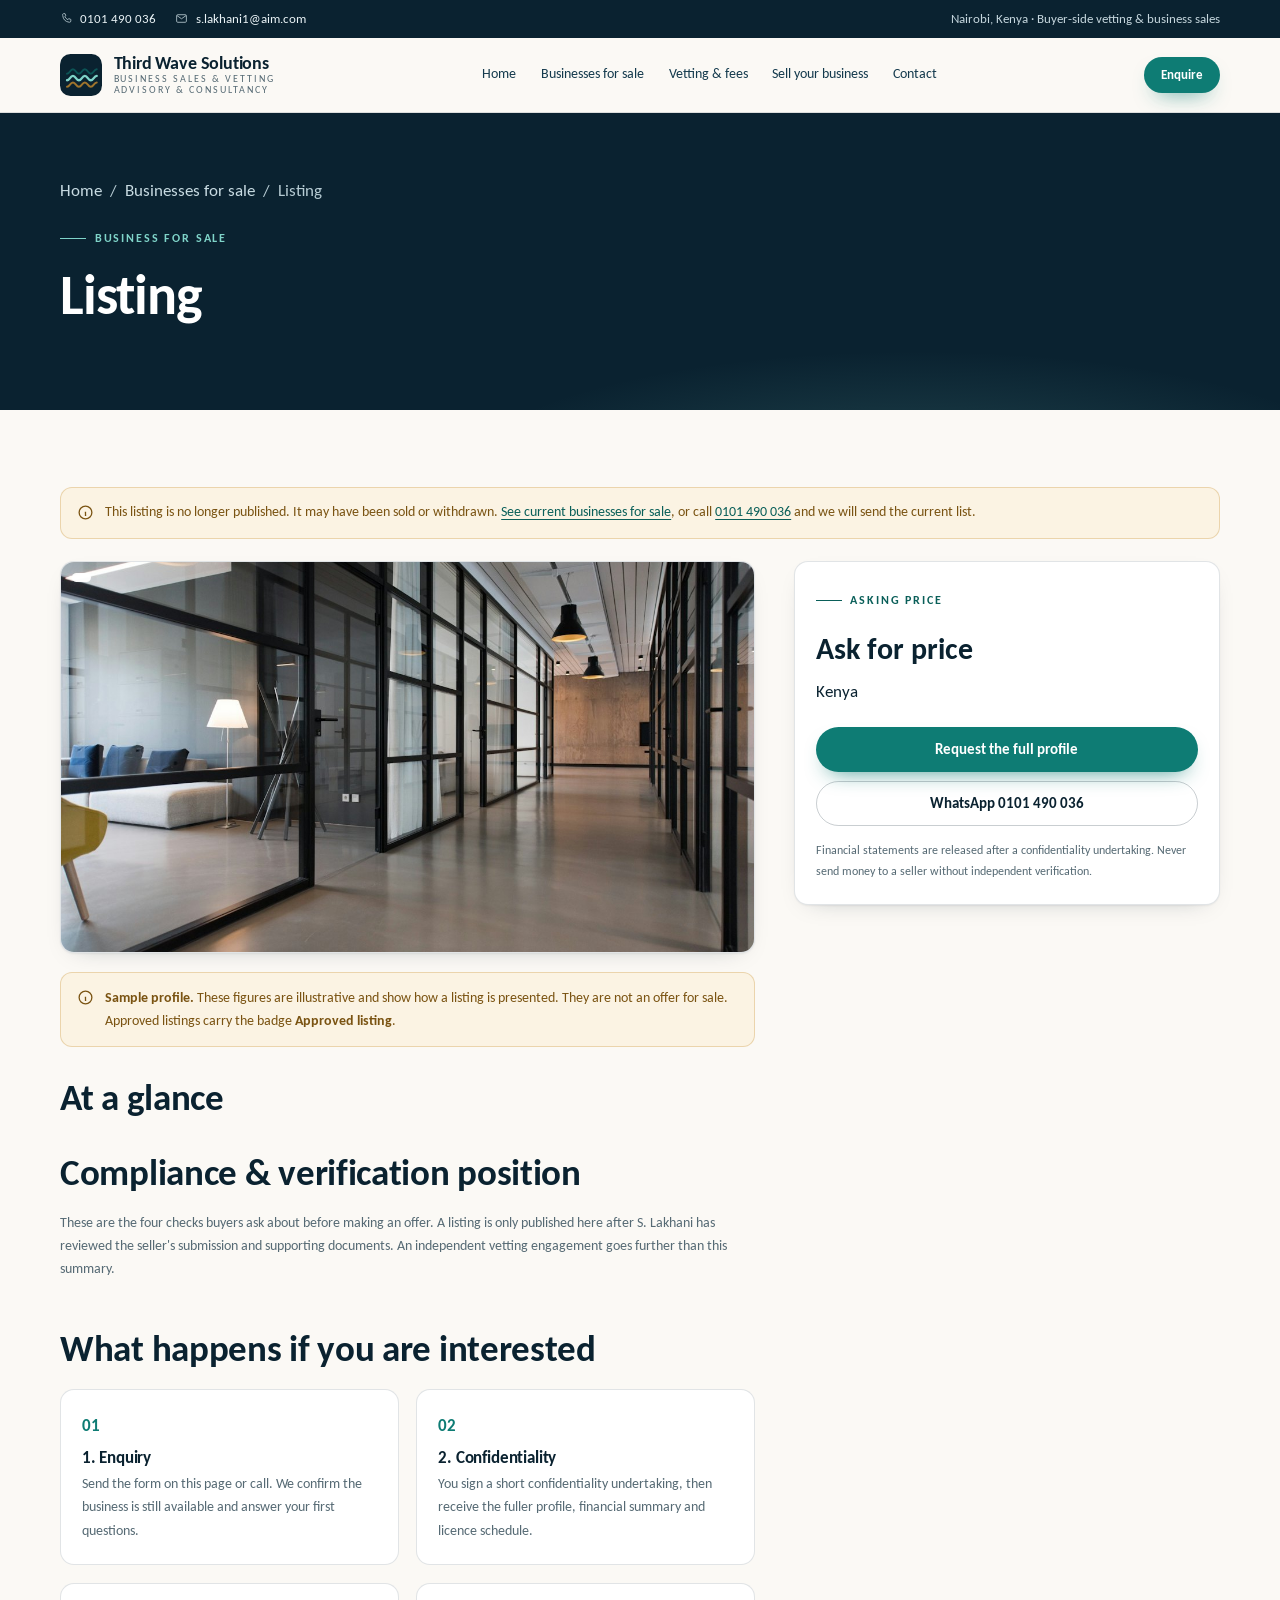
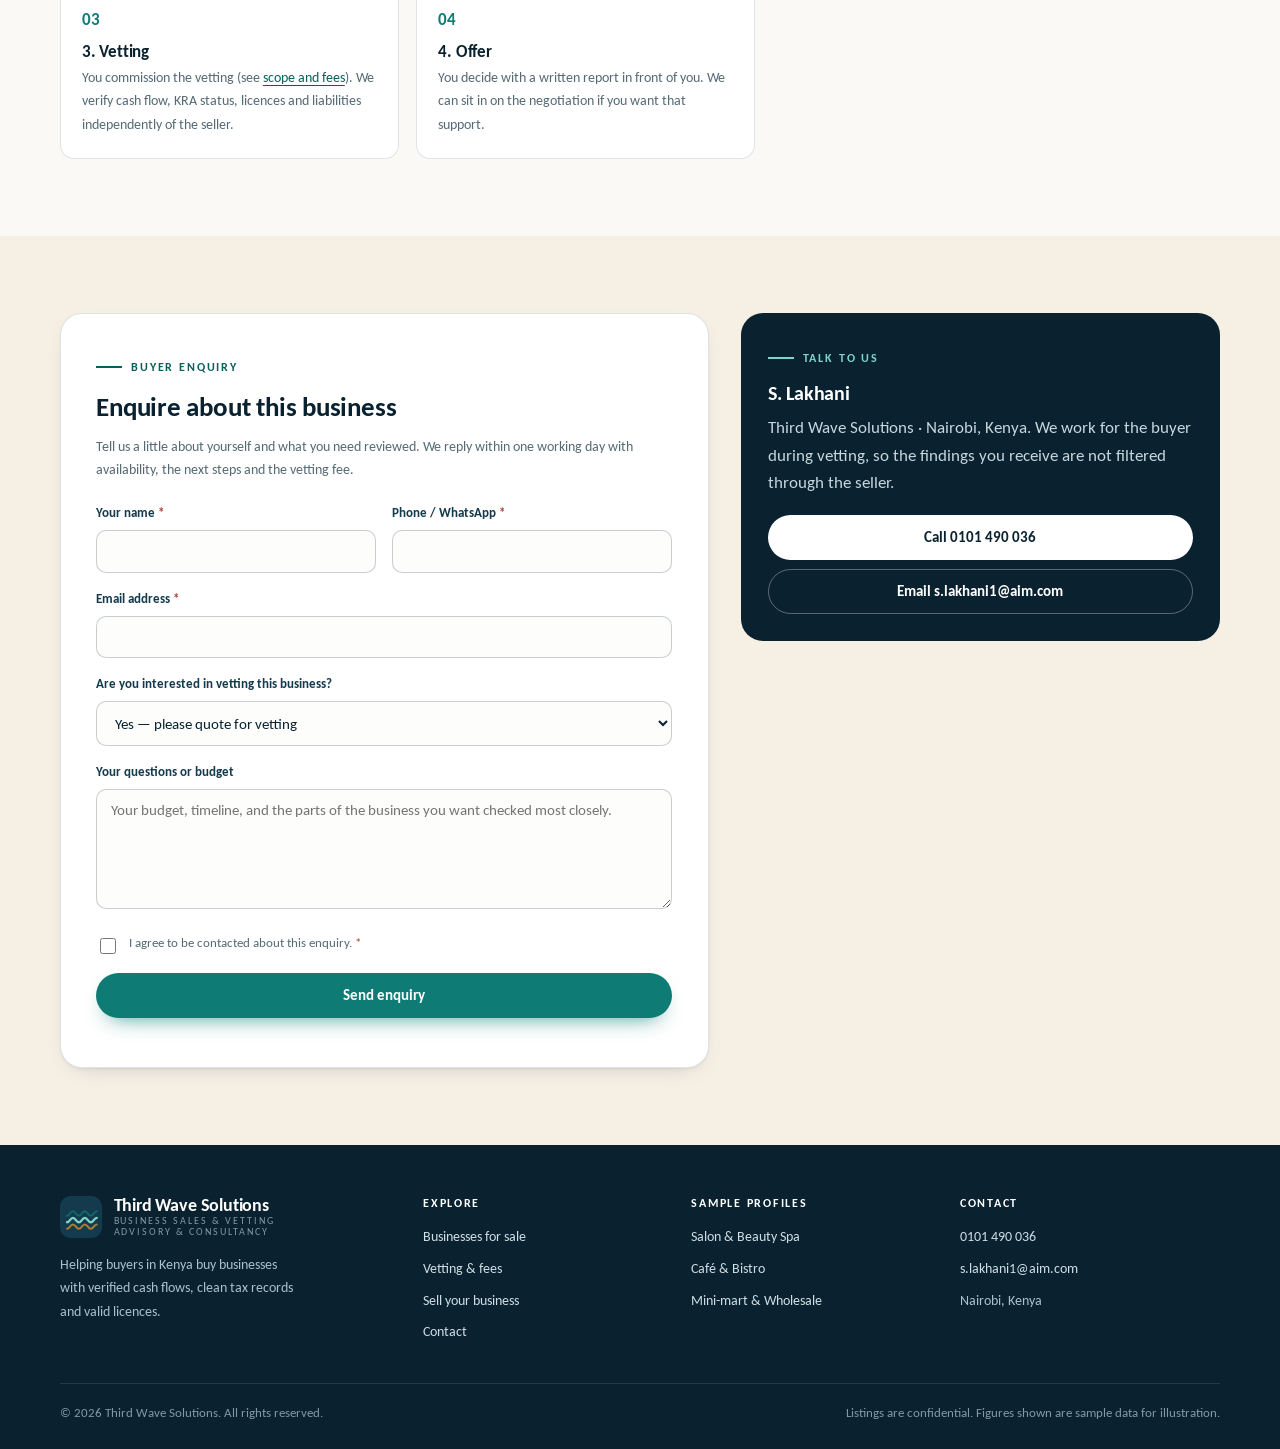
<file: public/listing.html>
<!DOCTYPE html>
<html lang="en">
<head>
<meta charset="utf-8">
<meta name="viewport" content="width=device-width, initial-scale=1">
<meta name="robots" content="noindex">
<title>Business for sale — Third Wave Solutions</title>
<meta name="description" content="A business for sale listed by Third Wave Solutions, with the asking price, trading summary and compliance position available for independent buyer-side vetting.">
<link rel="icon" href="assets/favicon.svg" type="image/svg+xml">
<link rel="preconnect" href="https://fonts.googleapis.com">
<link rel="preconnect" href="https://fonts.gstatic.com" crossorigin>
<link href="https://fonts.googleapis.com/css2?family=Carlito:ital,wght@0,400;0,700;1,400&display=swap" rel="stylesheet">
<link rel="stylesheet" href="assets/styles.css">
</head>
<body>
<a class="skip-link" href="#main">Skip to content</a>

<div class="topbar">
  <div class="wrap">
    <div class="tb-group">
      <span class="tb-item"><svg viewBox="0 0 24 24" fill="none" stroke="currentColor" stroke-width="1.8"><path d="M6.6 3h2.7l1.5 4-2 1.4a12 12 0 0 0 5.8 5.8l1.4-2 4 1.5v2.7A2.6 2.6 0 0 1 17.4 19 14.4 14.4 0 0 1 5 6.6 2.6 2.6 0 0 1 6.6 3Z"/></svg><a href="tel:+254101490036">0101 490 036</a></span>
      <span class="tb-item"><svg viewBox="0 0 24 24" fill="none" stroke="currentColor" stroke-width="1.8"><rect x="3" y="5" width="18" height="14" rx="2"/><path d="m3.5 6.5 8.5 6 8.5-6"/></svg><a href="mailto:s.lakhani1@aim.com">s.lakhani1@aim.com</a></span>
    </div>
    <span class="tb-item">Nairobi, Kenya · Buyer-side vetting &amp; business sales</span>
  </div>
</div>

<header class="site-header">
  <div class="wrap">
    <a class="brand" href="index.html">
      <svg class="brand-mark" viewBox="0 0 48 48" aria-hidden="true">
        <rect width="48" height="48" rx="12" fill="#0a2230"/>
        <path d="M8 30c3.4 0 3.4-5 6.8-5s3.4 5 6.8 5 3.4-5 6.8-5 3.4 5 6.8 5 3.4-5 6.8-5" fill="none" stroke="#7fd4c9" stroke-width="2.6" stroke-linecap="round"/>
        <path d="M8 22.5c3.4 0 3.4-5 6.8-5s3.4 5 6.8 5 3.4-5 6.8-5 3.4 5 6.8 5 3.4-5 6.8-5" fill="none" stroke="#0e7c74" stroke-width="2.2" stroke-linecap="round" opacity=".55"/>
        <path d="M8 37.5c3.4 0 3.4-5 6.8-5s3.4 5 6.8 5 3.4-5 6.8-5 3.4 5 6.8 5 3.4-5 6.8-5" fill="none" stroke="#c48a2c" stroke-width="2.2" stroke-linecap="round" opacity=".8"/>
      </svg>
      <span class="brand-text">
        <span class="brand-name">Third Wave Solutions</span>
        <span class="brand-sub">Business Sales &amp; Vetting</span>
        <span class="brand-sub">Advisory &amp; Consultancy</span>
      </span>
    </a>
    <nav class="nav" id="nav" aria-label="Main">
      <a href="index.html">Home</a>
      <a href="listings.html">Businesses for sale</a>
      <a href="vetting.html">Vetting &amp; fees</a>
      <a href="sell.html">Sell your business</a>
      <a href="index.html#contact">Contact</a>
    </nav>
    <div class="header-cta">
      <a class="btn btn--primary btn--sm" href="#ld-enquiry">Enquire</a>
      <button class="menu-toggle" id="menuToggle" aria-label="Toggle menu" aria-expanded="false" aria-controls="nav">
        <svg width="20" height="20" viewBox="0 0 24 24" fill="none" stroke="currentColor" stroke-width="1.8"><path d="M4 7h16M4 12h16M4 17h16"/></svg>
      </button>
    </div>
  </div>
</header>

<main id="main" data-listing-detail>
  <section class="page-head">
    <div class="wrap">
      <p class="breadcrumb"><a href="index.html">Home</a> &nbsp;/&nbsp; <a href="listings.html">Businesses for sale</a> &nbsp;/&nbsp; <span id="ld-crumb-title">Listing</span></p>
      <span class="eyebrow" id="ld-category">Business for sale</span>
      <h1 id="ld-title">Listing</h1>
      <p id="ld-summary"></p>
    </div>
  </section>

  <section class="section">
    <div class="wrap">
      <div class="notice notice--gold" id="ld-empty" hidden>
        <svg viewBox="0 0 24 24" fill="none" stroke="currentColor" stroke-width="1.8"><circle cx="12" cy="12" r="9"/><path d="M12 8h.01M11 12h1v4h1"/></svg>
        <span>This listing is no longer published. It may have been sold or withdrawn. <a href="listings.html">See current businesses for sale</a>, or call <a href="tel:+254101490036">0101 490 036</a> and we will send the current list.</span>
      </div>

      <div class="detail-grid" id="ld-body" hidden>
        <div>
          <div class="card" style="overflow:hidden;">
            <div class="listing-media" style="aspect-ratio:16/9;">
              <img id="ld-image" src="assets/img/office.jpg" alt="" loading="lazy">
              <span class="badge" id="ld-badge"></span>
            </div>
          </div>

          <div class="notice notice--gold" id="ld-notice" style="margin-top:1.2rem;" hidden>
            <svg viewBox="0 0 24 24" fill="none" stroke="currentColor" stroke-width="1.8"><circle cx="12" cy="12" r="9"/><path d="M12 8h.01M11 12h1v4h1"/></svg>
            <span><strong>Sample profile.</strong> These figures are illustrative and show how a listing is presented. They are not an offer for sale. Approved listings carry the badge <strong>Approved listing</strong>.</span>
          </div>

          <h2 style="margin-top:1.8rem;">At a glance</h2>
          <ul class="spec-list" id="ld-meta"></ul>

          <h2 style="margin-top:2rem;">Compliance &amp; verification position</h2>
          <p class="small muted">These are the four checks buyers ask about before making an offer. A listing is only published here after S. Lakhani has reviewed the seller's submission and supporting documents. An independent vetting engagement goes further than this summary.</p>
          <ul class="checklist" id="ld-checks" style="margin-top:.8rem;"></ul>

          <h2 style="margin-top:2rem;">What happens if you are interested</h2>
          <div class="steps" style="grid-template-columns:repeat(2,1fr); margin-top:.6rem;">
            <div class="step"><h3>1. Enquiry</h3><p>Send the form on this page or call. We confirm the business is still available and answer your first questions.</p></div>
            <div class="step"><h3>2. Confidentiality</h3><p>You sign a short confidentiality undertaking, then receive the fuller profile, financial summary and licence schedule.</p></div>
            <div class="step"><h3>3. Vetting</h3><p>You commission the vetting (see <a href="vetting.html">scope and fees</a>). We verify cash flow, KRA status, licences and liabilities independently of the seller.</p></div>
            <div class="step"><h3>4. Offer</h3><p>You decide with a written report in front of you. We can sit in on the negotiation if you want that support.</p></div>
          </div>
        </div>

        <aside>
          <div class="card sticky-card">
            <div class="card-body">
              <span class="eyebrow">Asking price</span>
              <p style="font-size:1.9rem; font-weight:700; color:var(--ink); margin:0 0 .2rem;" id="ld-ask">Ask for price</p>
              <span class="loc" style="margin-bottom:1rem; display:inline-flex;">
                <svg viewBox="0 0 24 24" fill="none" stroke="currentColor" stroke-width="1.8"><path d="M12 21s7-6.1 7-11a7 7 0 1 0-14 0c0 4.9 7 11 7 11Z"/><circle cx="12" cy="10" r="2.6"/></svg>
                <span id="ld-location">Kenya</span>
              </span>
              <div style="display:grid; gap:.6rem; margin-top:.4rem;">
                <a class="btn btn--primary btn--block" href="#ld-enquiry">Request the full profile</a>
                <a class="btn btn--ghost btn--block" href="https://wa.me/254101490036" target="_blank" rel="noopener">WhatsApp 0101 490 036</a>
              </div>
              <p class="form-note">Financial statements are released after a confidentiality undertaking. Never send money to a seller without independent verification.</p>
            </div>
          </div>
        </aside>
      </div>
    </div>
  </section>

  <section class="section section--sand" id="ld-enquiry">
    <div class="wrap">
      <div class="contact-grid">
        <div class="form-card">
          <span class="eyebrow">Buyer enquiry</span>
          <h2 style="font-size:1.7rem;">Enquire about <span id="ld-ask-cta">this business</span></h2>
          <p class="small muted" style="margin-bottom:1.3rem;">Tell us a little about yourself and what you need reviewed. We reply within one working day with availability, the next steps and the vetting fee.</p>
          <form id="ld-enquiry" action="https://formsubmit.app/f/xvfwex8rvq" method="POST">
            <input type="hidden" name="_subject" value="Listing enquiry — Third Wave Solutions">
            <input type="hidden" name="_template" value="table">
            <input type="hidden" name="_captcha" value="false">
            <input type="hidden" name="Business" value="">
            <div class="hp" aria-hidden="true"><label for="ldhp">Leave empty</label><input id="ldhp" type="text" name="_honey" tabindex="-1" autocomplete="off"></div>
            <div class="field-row">
              <div class="field">
                <label for="ld-name">Your name <span class="req">*</span></label>
                <input id="ld-name" name="Name" type="text" autocomplete="name" required>
              </div>
              <div class="field">
                <label for="ld-phone">Phone / WhatsApp <span class="req">*</span></label>
                <input id="ld-phone" name="Phone" type="tel" autocomplete="tel" required>
              </div>
            </div>
            <div class="field">
              <label for="ld-email">Email address <span class="req">*</span></label>
              <input id="ld-email" name="Email" type="email" autocomplete="email" required>
            </div>
            <div class="field">
              <label for="ld-vet">Are you interested in vetting this business?</label>
              <select id="ld-vet" name="Wants vetting">
                <option>Yes — please quote for vetting</option>
                <option>Not yet — profile first</option>
                <option>I have my own adviser</option>
              </select>
            </div>
            <div class="field">
              <label for="ld-message">Your questions or budget</label>
              <textarea id="ld-message" name="Message" placeholder="Your budget, timeline, and the parts of the business you want checked most closely."></textarea>
            </div>
            <div class="field">
              <label class="checkline" for="ld-consent" style="font-weight:400;">
                <input id="ld-consent" name="Consent" type="checkbox" value="Agreed to be contacted" required>
                <span>I agree to be contacted about this enquiry. <span class="req">*</span></span>
              </label>
            </div>
            <button class="btn btn--primary btn--block" type="submit">Send enquiry</button>
            <div id="formStatus" class="form-note" role="status" aria-live="polite"></div>
          </form>
        </div>

        <aside class="contact-card">
          <span class="eyebrow" style="color:#7fd4c9;">Talk to us</span>
          <h3>S. Lakhani</h3>
          <p style="color:#c5d6dd;">Third Wave Solutions · Nairobi, Kenya. We work for the buyer during vetting, so the findings you receive are not filtered through the seller.</p>
          <div style="margin-top:1.2rem; display:grid; gap:.6rem;">
            <a class="btn btn--light btn--block" href="tel:+254101490036">Call 0101 490 036</a>
            <a class="btn btn--onink btn--block" href="mailto:s.lakhani1@aim.com">Email s.lakhani1@aim.com</a>
          </div>
        </aside>
      </div>
    </div>
  </section>

  <noscript>
    <div class="wrap" style="padding-bottom:2rem;">
      <div class="notice">
        <span>This listing needs JavaScript to display. Call or WhatsApp <a href="tel:+254101490036">0101 490 036</a> or email <a href="mailto:s.lakhani1@aim.com">s.lakhani1@aim.com</a> and we will send the details directly.</span>
      </div>
    </div>
  </noscript>
</main>

<footer class="site-footer">
  <div class="wrap">
    <div class="footer-grid">
      <div>
        <a class="brand" href="index.html">
          <svg class="brand-mark" viewBox="0 0 48 48" aria-hidden="true">
            <rect width="48" height="48" rx="12" fill="#143a4d"/>
            <path d="M8 30c3.4 0 3.4-5 6.8-5s3.4 5 6.8 5 3.4-5 6.8-5 3.4 5 6.8 5 3.4-5 6.8-5" fill="none" stroke="#7fd4c9" stroke-width="2.6" stroke-linecap="round"/>
            <path d="M8 22.5c3.4 0 3.4-5 6.8-5s3.4 5 6.8 5 3.4-5 6.8-5 3.4 5 6.8 5 3.4-5 6.8-5" fill="none" stroke="#0e7c74" stroke-width="2.2" stroke-linecap="round" opacity=".7"/>
            <path d="M8 37.5c3.4 0 3.4-5 6.8-5s3.4 5 6.8 5 3.4-5 6.8-5 3.4 5 6.8 5 3.4-5 6.8-5" fill="none" stroke="#c48a2c" stroke-width="2.2" stroke-linecap="round" opacity=".85"/>
          </svg>
          <span class="brand-text"><span class="brand-name">Third Wave Solutions</span><span class="brand-sub">Business Sales &amp; Vetting</span>
          <span class="brand-sub">Advisory &amp; Consultancy</span></span>
        </a>
        <p style="max-width:34ch;">Helping buyers in Kenya buy businesses with verified cash flows, clean tax records and valid licences.</p>
      </div>
      <div>
        <h4>Explore</h4>
        <ul>
          <li><a href="listings.html">Businesses for sale</a></li>
          <li><a href="vetting.html">Vetting &amp; fees</a></li>
          <li><a href="sell.html">Sell your business</a></li>
          <li><a href="index.html#contact">Contact</a></li>
        </ul>
      </div>
      <div>
        <h4>Sample profiles</h4>
        <ul>
          <li><a href="business-salon.html">Salon &amp; Beauty Spa</a></li>
          <li><a href="business-cafe.html">Café &amp; Bistro</a></li>
          <li><a href="business-minimart.html">Mini-mart &amp; Wholesale</a></li>
        </ul>
      </div>
      <div>
        <h4>Contact</h4>
        <ul>
          <li><a href="tel:+254101490036">0101 490 036</a></li>
          <li><a href="mailto:s.lakhani1@aim.com">s.lakhani1@aim.com</a></li>
          <li>Nairobi, Kenya</li>
        </ul>
      </div>
    </div>
    <div class="footer-bottom">
      <span>© <span id="year">2026</span> Third Wave Solutions. All rights reserved.</span>
      <span>Listings are confidential. Figures shown are sample data for illustration.</span>
    </div>
  </div>
</footer>
<script src="assets/site.js"></script>
<script src="assets/listings.js"></script>
</body>
</html>
</file>
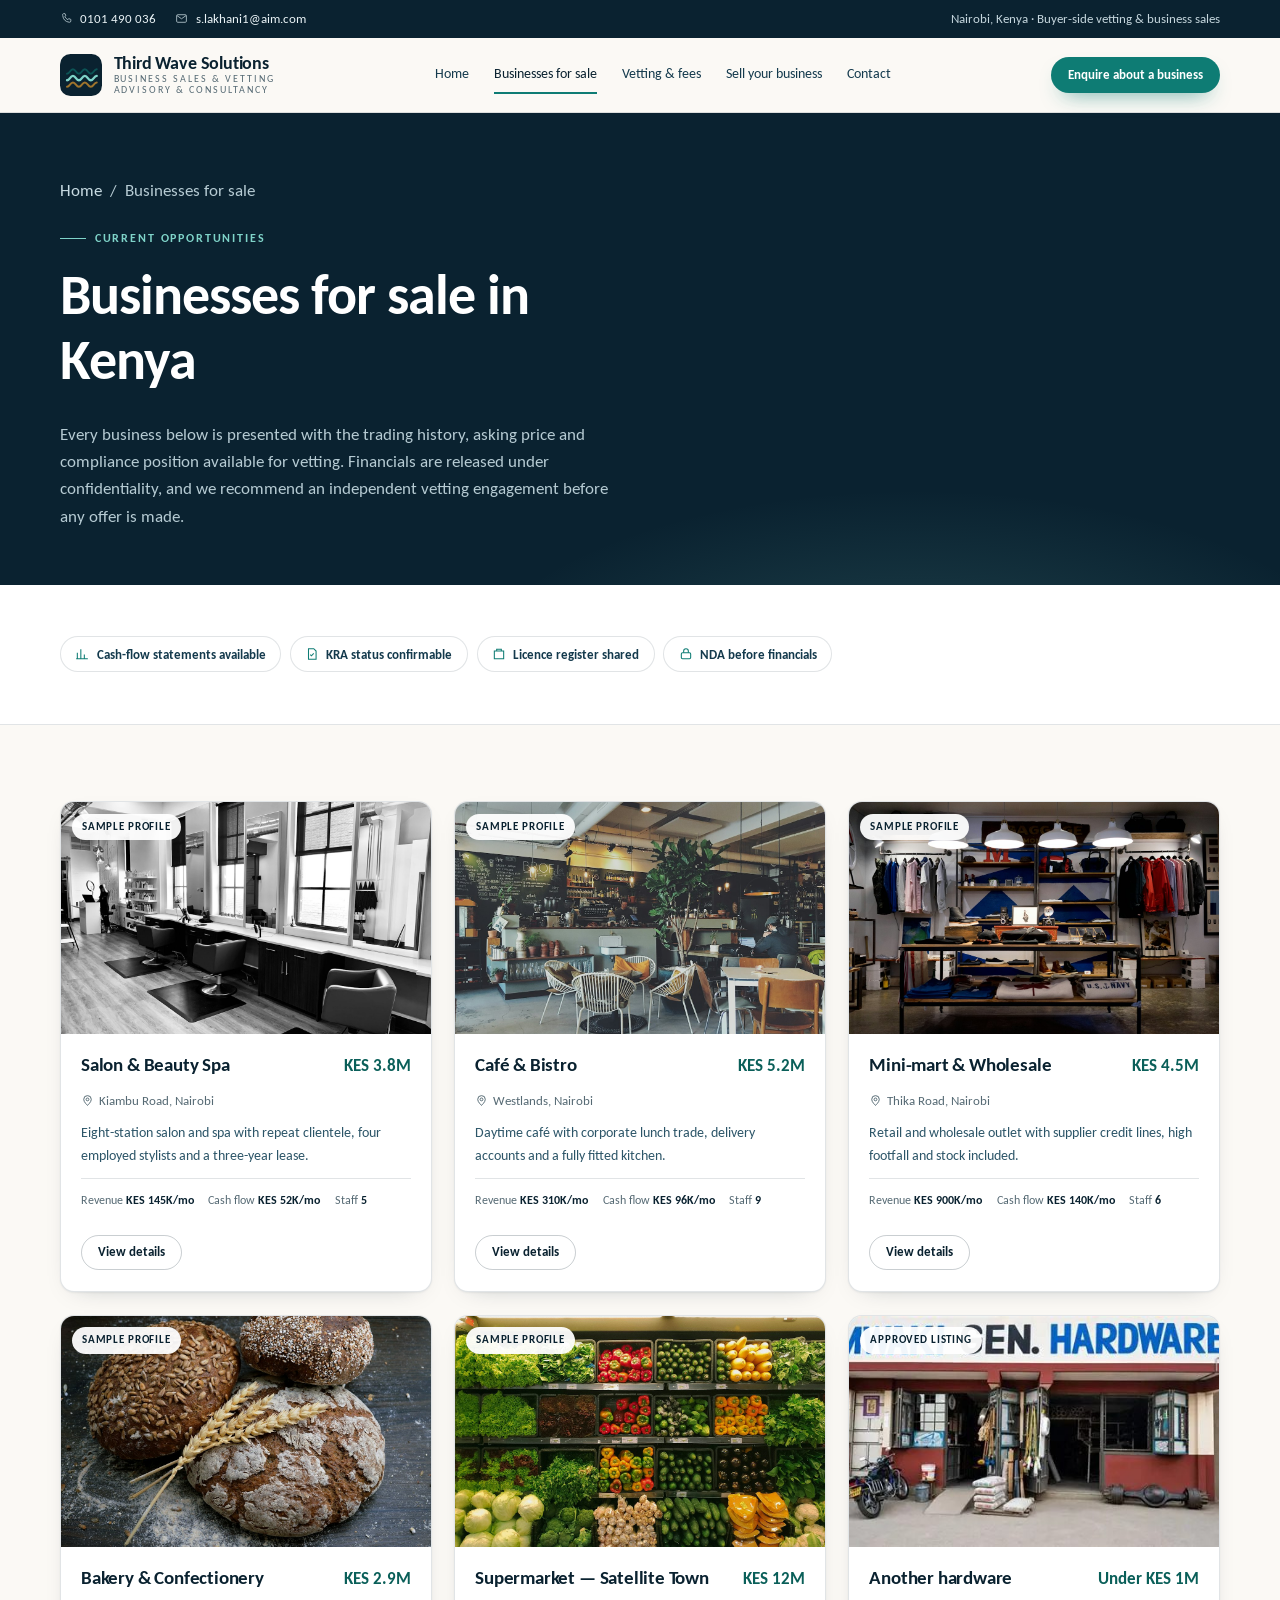
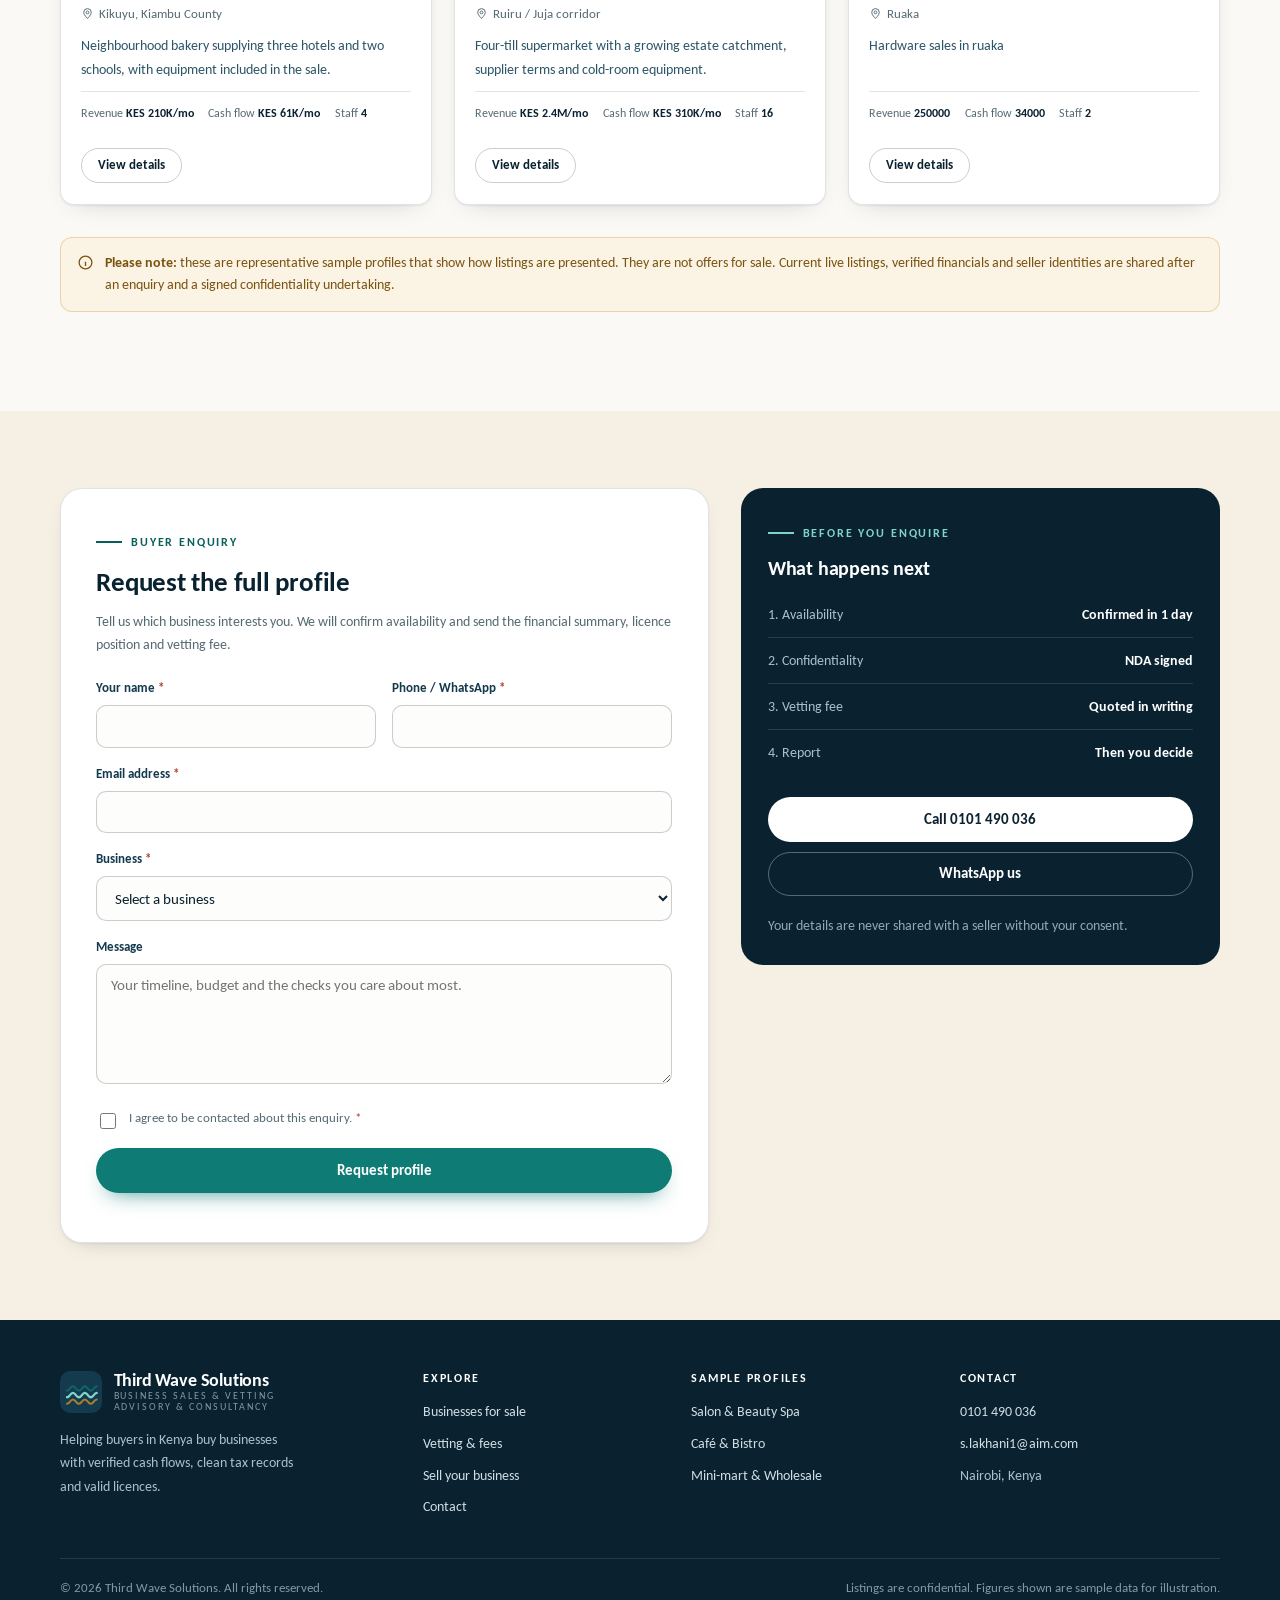
<file: public/listings.html>
<!DOCTYPE html>
<html lang="en">
<head>
<meta charset="utf-8">
<meta name="viewport" content="width=device-width, initial-scale=1">
<title>Businesses for Sale in Kenya — Third Wave Solutions</title>
<meta name="description" content="Businesses for sale in Nairobi and Kenya. Sample profiles for a salon, café, mini-mart, bakery and retail businesses, each eligible for independent buyer-side vetting.">
<link rel="icon" href="assets/favicon.svg" type="image/svg+xml">
<link rel="preconnect" href="https://fonts.googleapis.com">
<link rel="preconnect" href="https://fonts.gstatic.com" crossorigin>
<link href="https://fonts.googleapis.com/css2?family=Carlito:ital,wght@0,400;0,700;1,400&display=swap" rel="stylesheet">
<link rel="stylesheet" href="assets/styles.css">
</head>
<body>
<a class="skip-link" href="#main">Skip to content</a>

<div class="topbar">
  <div class="wrap">
    <div class="tb-group">
      <span class="tb-item"><svg viewBox="0 0 24 24" fill="none" stroke="currentColor" stroke-width="1.8"><path d="M6.6 3h2.7l1.5 4-2 1.4a12 12 0 0 0 5.8 5.8l1.4-2 4 1.5v2.7A2.6 2.6 0 0 1 17.4 19 14.4 14.4 0 0 1 5 6.6 2.6 2.6 0 0 1 6.6 3Z"/></svg><a href="tel:+254101490036">0101 490 036</a></span>
      <span class="tb-item"><svg viewBox="0 0 24 24" fill="none" stroke="currentColor" stroke-width="1.8"><rect x="3" y="5" width="18" height="14" rx="2"/><path d="m3.5 6.5 8.5 6 8.5-6"/></svg><a href="mailto:s.lakhani1@aim.com">s.lakhani1@aim.com</a></span>
    </div>
    <span class="tb-item">Nairobi, Kenya · Buyer-side vetting &amp; business sales</span>
  </div>
</div>

<header class="site-header">
  <div class="wrap">
    <a class="brand" href="index.html">
      <svg class="brand-mark" viewBox="0 0 48 48" aria-hidden="true">
        <rect width="48" height="48" rx="12" fill="#0a2230"/>
        <path d="M8 30c3.4 0 3.4-5 6.8-5s3.4 5 6.8 5 3.4-5 6.8-5 3.4 5 6.8 5 3.4-5 6.8-5" fill="none" stroke="#7fd4c9" stroke-width="2.6" stroke-linecap="round"/>
        <path d="M8 22.5c3.4 0 3.4-5 6.8-5s3.4 5 6.8 5 3.4-5 6.8-5 3.4 5 6.8 5 3.4-5 6.8-5" fill="none" stroke="#0e7c74" stroke-width="2.2" stroke-linecap="round" opacity=".55"/>
        <path d="M8 37.5c3.4 0 3.4-5 6.8-5s3.4 5 6.8 5 3.4-5 6.8-5 3.4 5 6.8 5 3.4-5 6.8-5" fill="none" stroke="#c48a2c" stroke-width="2.2" stroke-linecap="round" opacity=".8"/>
      </svg>
      <span class="brand-text">
        <span class="brand-name">Third Wave Solutions</span>
        <span class="brand-sub">Business Sales &amp; Vetting</span>
        <span class="brand-sub">Advisory &amp; Consultancy</span>
      </span>
    </a>
    <nav class="nav" id="nav" aria-label="Main">
      <a href="index.html">Home</a>
      <a href="listings.html" aria-current="page">Businesses for sale</a>
      <a href="vetting.html">Vetting &amp; fees</a>
      <a href="sell.html">Sell your business</a>
      <a href="index.html#contact">Contact</a>
    </nav>
    <div class="header-cta">
      <a class="btn btn--primary btn--sm" href="#listing-enquiry">Enquire about a business</a>
      <button class="menu-toggle" id="menuToggle" aria-label="Toggle menu" aria-expanded="false" aria-controls="nav">
        <svg width="20" height="20" viewBox="0 0 24 24" fill="none" stroke="currentColor" stroke-width="1.8"><path d="M4 7h16M4 12h16M4 17h16"/></svg>
      </button>
    </div>
  </div>
</header>

<main id="main">
  <section class="page-head">
    <div class="wrap">
      <p class="breadcrumb"><a href="index.html">Home</a> &nbsp;/&nbsp; Businesses for sale</p>
      <span class="eyebrow">Current opportunities</span>
      <h1>Businesses for sale in Kenya</h1>
      <p>Every business below is presented with the trading history, asking price and compliance position available for vetting. Financials are released under confidentiality, and we recommend an independent vetting engagement before any offer is made.</p>
    </div>
  </section>

  <section class="section--tight" style="background:#fff; border-bottom:1px solid var(--line);">
    <div class="wrap">
      <div class="chips">
        <span class="chip"><svg viewBox="0 0 24 24" fill="none" stroke="currentColor" stroke-width="1.8"><path d="M4 20V10M10 20V4M16 20v-7M22 20H2"/></svg>Cash-flow statements available</span>
        <span class="chip"><svg viewBox="0 0 24 24" fill="none" stroke="currentColor" stroke-width="1.8"><path d="M6 3h9l4 4v14H6z"/><path d="m9 13 2 2 4-4"/></svg>KRA status confirmable</span>
        <span class="chip"><svg viewBox="0 0 24 24" fill="none" stroke="currentColor" stroke-width="1.8"><path d="M4 7h16v13H4z"/><path d="M8 7V4h8v3"/></svg>Licence register shared</span>
        <span class="chip"><svg viewBox="0 0 24 24" fill="none" stroke="currentColor" stroke-width="1.8"><rect x="4" y="10" width="16" height="10" rx="2"/><path d="M8 10V7a4 4 0 0 1 8 0v3"/></svg>NDA before financials</span>
      </div>
    </div>
  </section>

  <section class="section">
    <div class="wrap">
      <div class="grid grid--3" data-listings-grid>

        <article class="card listing">
          <div class="listing-media">
            <img src="assets/img/salon.jpg" alt="Salon interior with styling chairs and mirrors" loading="lazy">
            <span class="badge">Sample profile</span>
          </div>
          <div class="listing-body">
            <div class="listing-top"><h3>Salon &amp; Beauty Spa</h3><span class="ask">KES 3.8M</span></div>
            <span class="loc"><svg viewBox="0 0 24 24" fill="none" stroke="currentColor" stroke-width="1.8"><path d="M12 21s7-6.1 7-11a7 7 0 1 0-14 0c0 4.9 7 11 7 11Z"/><circle cx="12" cy="10" r="2.6"/></svg>Kiambu Road, Nairobi</span>
            <p class="desc">Eight-station salon and spa with repeat clientele, four employed stylists and a three-year lease.</p>
            <div class="listing-meta"><span>Revenue <b>KES 145K/mo</b></span><span>Staff <b>5</b></span><span>Lease <b>3 yrs</b></span></div>
            <a class="btn btn--ghost btn--sm" href="business-salon.html" style="margin-top:.9rem; align-self:flex-start;">View sample profile</a>
          </div>
        </article>

        <article class="card listing">
          <div class="listing-media">
            <img src="assets/img/cafe.jpg" alt="Café interior with counter seating" loading="lazy">
            <span class="badge">Sample profile</span>
          </div>
          <div class="listing-body">
            <div class="listing-top"><h3>Café &amp; Bistro</h3><span class="ask">KES 5.2M</span></div>
            <span class="loc"><svg viewBox="0 0 24 24" fill="none" stroke="currentColor" stroke-width="1.8"><path d="M12 21s7-6.1 7-11a7 7 0 1 0-14 0c0 4.9 7 11 7 11Z"/><circle cx="12" cy="10" r="2.6"/></svg>Westlands, Nairobi</span>
            <p class="desc">Daytime café with corporate lunch trade, delivery accounts and a fully fitted kitchen.</p>
            <div class="listing-meta"><span>Revenue <b>KES 310K/mo</b></span><span>Staff <b>9</b></span><span>Lease <b>2 yrs</b></span></div>
            <a class="btn btn--ghost btn--sm" href="business-cafe.html" style="margin-top:.9rem; align-self:flex-start;">View sample profile</a>
          </div>
        </article>

        <article class="card listing">
          <div class="listing-media">
            <img src="assets/img/retail.jpg" alt="Neighbourhood retail shop with stocked shelves" loading="lazy">
            <span class="badge">Sample profile</span>
          </div>
          <div class="listing-body">
            <div class="listing-top"><h3>Mini-mart &amp; Wholesale</h3><span class="ask">KES 4.5M</span></div>
            <span class="loc"><svg viewBox="0 0 24 24" fill="none" stroke="currentColor" stroke-width="1.8"><path d="M12 21s7-6.1 7-11a7 7 0 1 0-14 0c0 4.9 7 11 7 11Z"/><circle cx="12" cy="10" r="2.6"/></svg>Thika Road, Nairobi</span>
            <p class="desc">Retail and wholesale outlet with supplier credit lines, high footfall and stock included.</p>
            <div class="listing-meta"><span>Revenue <b>KES 900K/mo</b></span><span>Staff <b>6</b></span><span>Stock <b>Included</b></span></div>
            <a class="btn btn--ghost btn--sm" href="business-minimart.html" style="margin-top:.9rem; align-self:flex-start;">View sample profile</a>
          </div>
        </article>

        <article class="card listing">
          <div class="listing-media">
            <img src="assets/img/bakery.jpg" alt="Fresh bread and pastries in a bakery display" loading="lazy">
            <span class="badge">Sample profile</span>
          </div>
          <div class="listing-body">
            <div class="listing-top"><h3>Bakery &amp; Confectionery</h3><span class="ask">KES 2.9M</span></div>
            <span class="loc"><svg viewBox="0 0 24 24" fill="none" stroke="currentColor" stroke-width="1.8"><path d="M12 21s7-6.1 7-11a7 7 0 1 0-14 0c0 4.9 7 11 7 11Z"/><circle cx="12" cy="10" r="2.6"/></svg>Kikuyu, Kiambu County</span>
            <p class="desc">Neighbourhood bakery supplying three hotels and two schools, with equipment included in the sale.</p>
            <div class="listing-meta"><span>Revenue <b>KES 210K/mo</b></span><span>Staff <b>4</b></span><span>Equipment <b>Included</b></span></div>
            <a class="btn btn--ghost btn--sm" href="#listing-enquiry" style="margin-top:.9rem; align-self:flex-start;">Request full profile</a>
          </div>
        </article>

        <article class="card listing">
          <div class="listing-media">
            <img src="assets/img/pos.jpg" alt="Point of sale counter in a small retail business" loading="lazy">
            <span class="badge">Sample profile</span>
          </div>
          <div class="listing-body">
            <div class="listing-top"><h3>Hardware &amp; Building Supplies</h3><span class="ask">KES 6.4M</span></div>
            <span class="loc"><svg viewBox="0 0 24 24" fill="none" stroke="currentColor" stroke-width="1.8"><path d="M12 21s7-6.1 7-11a7 7 0 1 0-14 0c0 4.9 7 11 7 11Z"/><circle cx="12" cy="10" r="2.6"/></svg>Ruiru, Kiambu County</span>
            <p class="desc">Hardware yard serving contractors and walk-in customers, with a long lease and trained counter staff.</p>
            <div class="listing-meta"><span>Revenue <b>KES 1.1M/mo</b></span><span>Staff <b>7</b></span><span>Lease <b>5 yrs</b></span></div>
            <a class="btn btn--ghost btn--sm" href="#listing-enquiry" style="margin-top:.9rem; align-self:flex-start;">Request full profile</a>
          </div>
        </article>

        <article class="card listing">
          <div class="listing-media">
            <img src="assets/img/supermarket.jpg" alt="Supermarket aisles with stocked shelves" loading="lazy">
            <span class="badge">Sample profile</span>
          </div>
          <div class="listing-body">
            <div class="listing-top"><h3>Supermarket — Satellite Town</h3><span class="ask">KES 12M</span></div>
            <span class="loc"><svg viewBox="0 0 24 24" fill="none" stroke="currentColor" stroke-width="1.8"><path d="M12 21s7-6.1 7-11a7 7 0 1 0-14 0c0 4.9 7 11 7 11Z"/><circle cx="12" cy="10" r="2.6"/></svg>Ruiru / Juja corridor</span>
            <p class="desc">Four-till supermarket with a growing estate catchment, supplier terms and cold-room equipment.</p>
            <div class="listing-meta"><span>Revenue <b>KES 2.4M/mo</b></span><span>Staff <b>16</b></span><span>Tills <b>4</b></span></div>
            <a class="btn btn--ghost btn--sm" href="#listing-enquiry" style="margin-top:.9rem; align-self:flex-start;">Request full profile</a>
          </div>
        </article>

      </div>

      <div class="notice notice--gold" style="margin-top:2rem;">
        <svg viewBox="0 0 24 24" fill="none" stroke="currentColor" stroke-width="1.8"><circle cx="12" cy="12" r="9"/><path d="M12 8h.01M11 12h1v4h1"/></svg>
        <span><strong>Please note:</strong> these are representative sample profiles that show how listings are presented. They are not offers for sale. Current live listings, verified financials and seller identities are shared after an enquiry and a signed confidentiality undertaking.</span>
      </div>
    </div>
  </section>

  <section class="section section--sand" id="listing-enquiry">
    <div class="wrap">
      <div class="contact-grid">
        <div class="form-card">
          <span class="eyebrow">Buyer enquiry</span>
          <h2 style="font-size:1.7rem;">Request the full profile</h2>
          <p class="small muted" style="margin-bottom:1.3rem;">Tell us which business interests you. We will confirm availability and send the financial summary, licence position and vetting fee.</p>
          <form id="listingEnquiryForm" action="https://formsubmit.app/f/xvfwex8rvq" method="POST">
            <input type="hidden" name="_subject" value="Listing enquiry — Third Wave Solutions website">
            <input type="hidden" name="_template" value="table">
            <input type="hidden" name="_captcha" value="false">
            <div class="hp" aria-hidden="true"><label for="lhp">Leave empty</label><input id="lhp" type="text" name="_honey" tabindex="-1" autocomplete="off"></div>
            <div class="field-row">
              <div class="field">
                <label for="l-name">Your name <span class="req">*</span></label>
                <input id="l-name" name="Name" type="text" autocomplete="name" required>
              </div>
              <div class="field">
                <label for="l-phone">Phone / WhatsApp <span class="req">*</span></label>
                <input id="l-phone" name="Phone" type="tel" autocomplete="tel" required>
              </div>
            </div>
            <div class="field">
              <label for="l-email">Email address <span class="req">*</span></label>
              <input id="l-email" name="Email" type="email" autocomplete="email" required>
            </div>
            <div class="field">
              <label for="l-business">Business <span class="req">*</span></label>
              <select id="l-business" name="Business" data-listing-options required>
                <option value="">Select a business</option>
                <option>Salon &amp; Beauty Spa — Kiambu Road</option>
                <option>Café &amp; Bistro — Westlands</option>
                <option>Mini-mart &amp; Wholesale — Thika Road</option>
                <option>Bakery &amp; Confectionery — Kikuyu</option>
                <option>Hardware &amp; Building Supplies — Ruiru</option>
                <option>Supermarket — Ruiru / Juja corridor</option>
                <option>Send me the full current list</option>
              </select>
            </div>
            <div class="field">
              <label for="l-message">Message</label>
              <textarea id="l-message" name="Message" placeholder="Your timeline, budget and the checks you care about most."></textarea>
            </div>
            <div class="field">
              <label class="checkline" for="l-consent" style="font-weight:400;">
                <input id="l-consent" name="Consent" type="checkbox" value="Agreed to be contacted" required>
                <span>I agree to be contacted about this enquiry. <span class="req">*</span></span>
              </label>
            </div>
            <button class="btn btn--primary btn--block" type="submit">Request profile</button>
            <div id="formStatus" class="form-note" role="status" aria-live="polite"></div>
          </form>
        </div>

        <aside class="contact-card">
          <span class="eyebrow" style="color:#7fd4c9;">Before you enquire</span>
          <h3>What happens next</h3>
          <ul class="spec-list" style="margin-top:.8rem;">
            <li style="border-color:rgba(255,255,255,.12);"><span style="color:#a9c1cb;">1. Availability</span><span style="color:#fff;">Confirmed in 1 day</span></li>
            <li style="border-color:rgba(255,255,255,.12);"><span style="color:#a9c1cb;">2. Confidentiality</span><span style="color:#fff;">NDA signed</span></li>
            <li style="border-color:rgba(255,255,255,.12);"><span style="color:#a9c1cb;">3. Vetting fee</span><span style="color:#fff;">Quoted in writing</span></li>
            <li style="border-color:rgba(255,255,255,.12);"><span style="color:#a9c1cb;">4. Report</span><span style="color:#fff;">Then you decide</span></li>
          </ul>
          <div style="margin-top:1.4rem; display:grid; gap:.6rem;">
            <a class="btn btn--light btn--block" href="tel:+254101490036">Call 0101 490 036</a>
            <a class="btn btn--onink btn--block" href="https://wa.me/254101490036" target="_blank" rel="noopener">WhatsApp us</a>
          </div>
          <p class="small" style="color:#8faab4; margin-top:1.2rem;">Your details are never shared with a seller without your consent.</p>
        </aside>
      </div>
    </div>
  </section>
</main>

<footer class="site-footer">
  <div class="wrap">
    <div class="footer-grid">
      <div>
        <a class="brand" href="index.html">
          <svg class="brand-mark" viewBox="0 0 48 48" aria-hidden="true">
            <rect width="48" height="48" rx="12" fill="#143a4d"/>
            <path d="M8 30c3.4 0 3.4-5 6.8-5s3.4 5 6.8 5 3.4-5 6.8-5 3.4 5 6.8 5 3.4-5 6.8-5" fill="none" stroke="#7fd4c9" stroke-width="2.6" stroke-linecap="round"/>
            <path d="M8 22.5c3.4 0 3.4-5 6.8-5s3.4 5 6.8 5 3.4-5 6.8-5 3.4 5 6.8 5 3.4-5 6.8-5" fill="none" stroke="#0e7c74" stroke-width="2.2" stroke-linecap="round" opacity=".7"/>
            <path d="M8 37.5c3.4 0 3.4-5 6.8-5s3.4 5 6.8 5 3.4-5 6.8-5 3.4 5 6.8 5 3.4-5 6.8-5" fill="none" stroke="#c48a2c" stroke-width="2.2" stroke-linecap="round" opacity=".85"/>
          </svg>
          <span class="brand-text"><span class="brand-name">Third Wave Solutions</span><span class="brand-sub">Business Sales &amp; Vetting</span>
          <span class="brand-sub">Advisory &amp; Consultancy</span></span>
        </a>
        <p style="max-width:34ch;">Helping buyers in Kenya buy businesses with verified cash flows, clean tax records and valid licences.</p>
      </div>
      <div>
        <h4>Explore</h4>
        <ul>
          <li><a href="listings.html">Businesses for sale</a></li>
          <li><a href="vetting.html">Vetting &amp; fees</a></li>
          <li><a href="sell.html">Sell your business</a></li>
          <li><a href="index.html#contact">Contact</a></li>
        </ul>
      </div>
      <div>
        <h4>Sample profiles</h4>
        <ul>
          <li><a href="business-salon.html">Salon &amp; Beauty Spa</a></li>
          <li><a href="business-cafe.html">Café &amp; Bistro</a></li>
          <li><a href="business-minimart.html">Mini-mart &amp; Wholesale</a></li>
        </ul>
      </div>
      <div>
        <h4>Contact</h4>
        <ul>
          <li><a href="tel:+254101490036">0101 490 036</a></li>
          <li><a href="mailto:s.lakhani1@aim.com">s.lakhani1@aim.com</a></li>
          <li>Nairobi, Kenya</li>
        </ul>
      </div>
    </div>
    <div class="footer-bottom">
      <span>© <span id="year">2026</span> Third Wave Solutions. All rights reserved.</span>
      <span>Listings are confidential. Figures shown are sample data for illustration.</span>
    </div>
  </div>
</footer>
<script src="assets/site.js"></script>
<script src="assets/listings.js"></script>
</body>
</html>
</file>
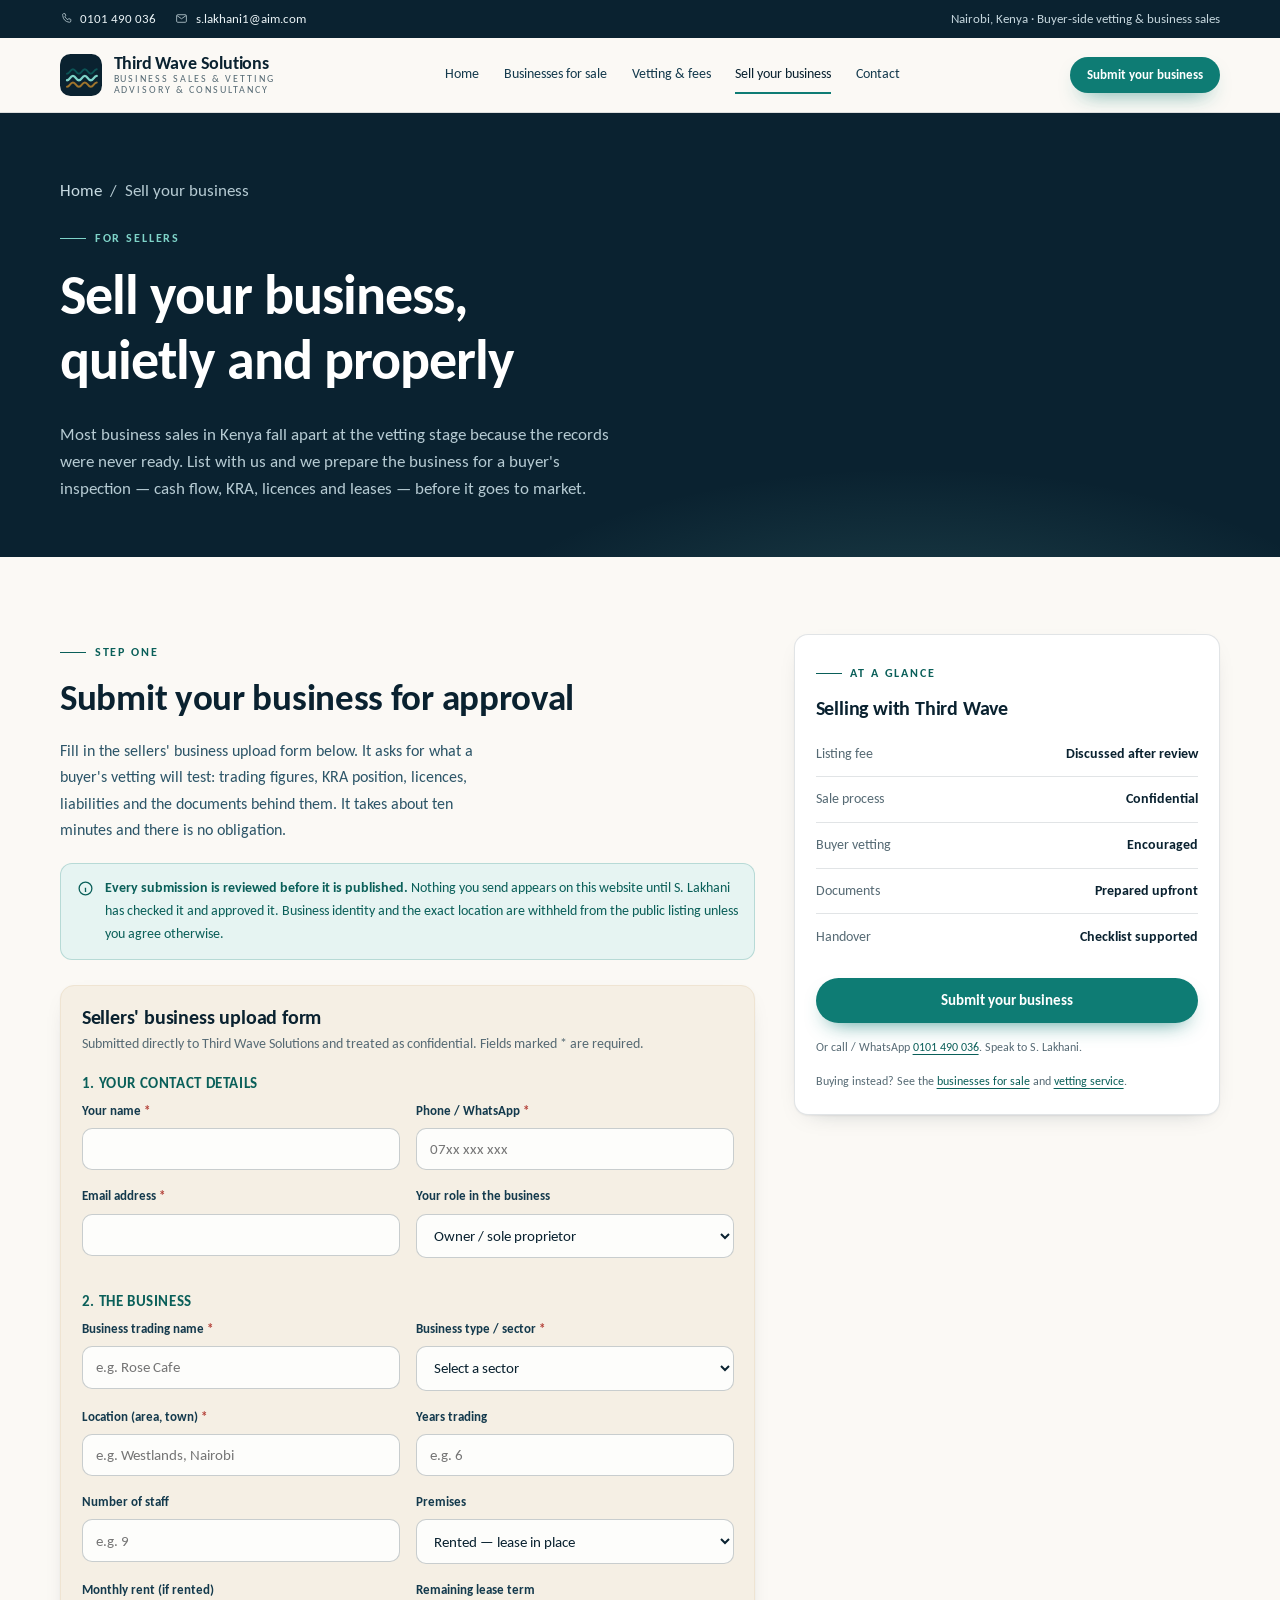
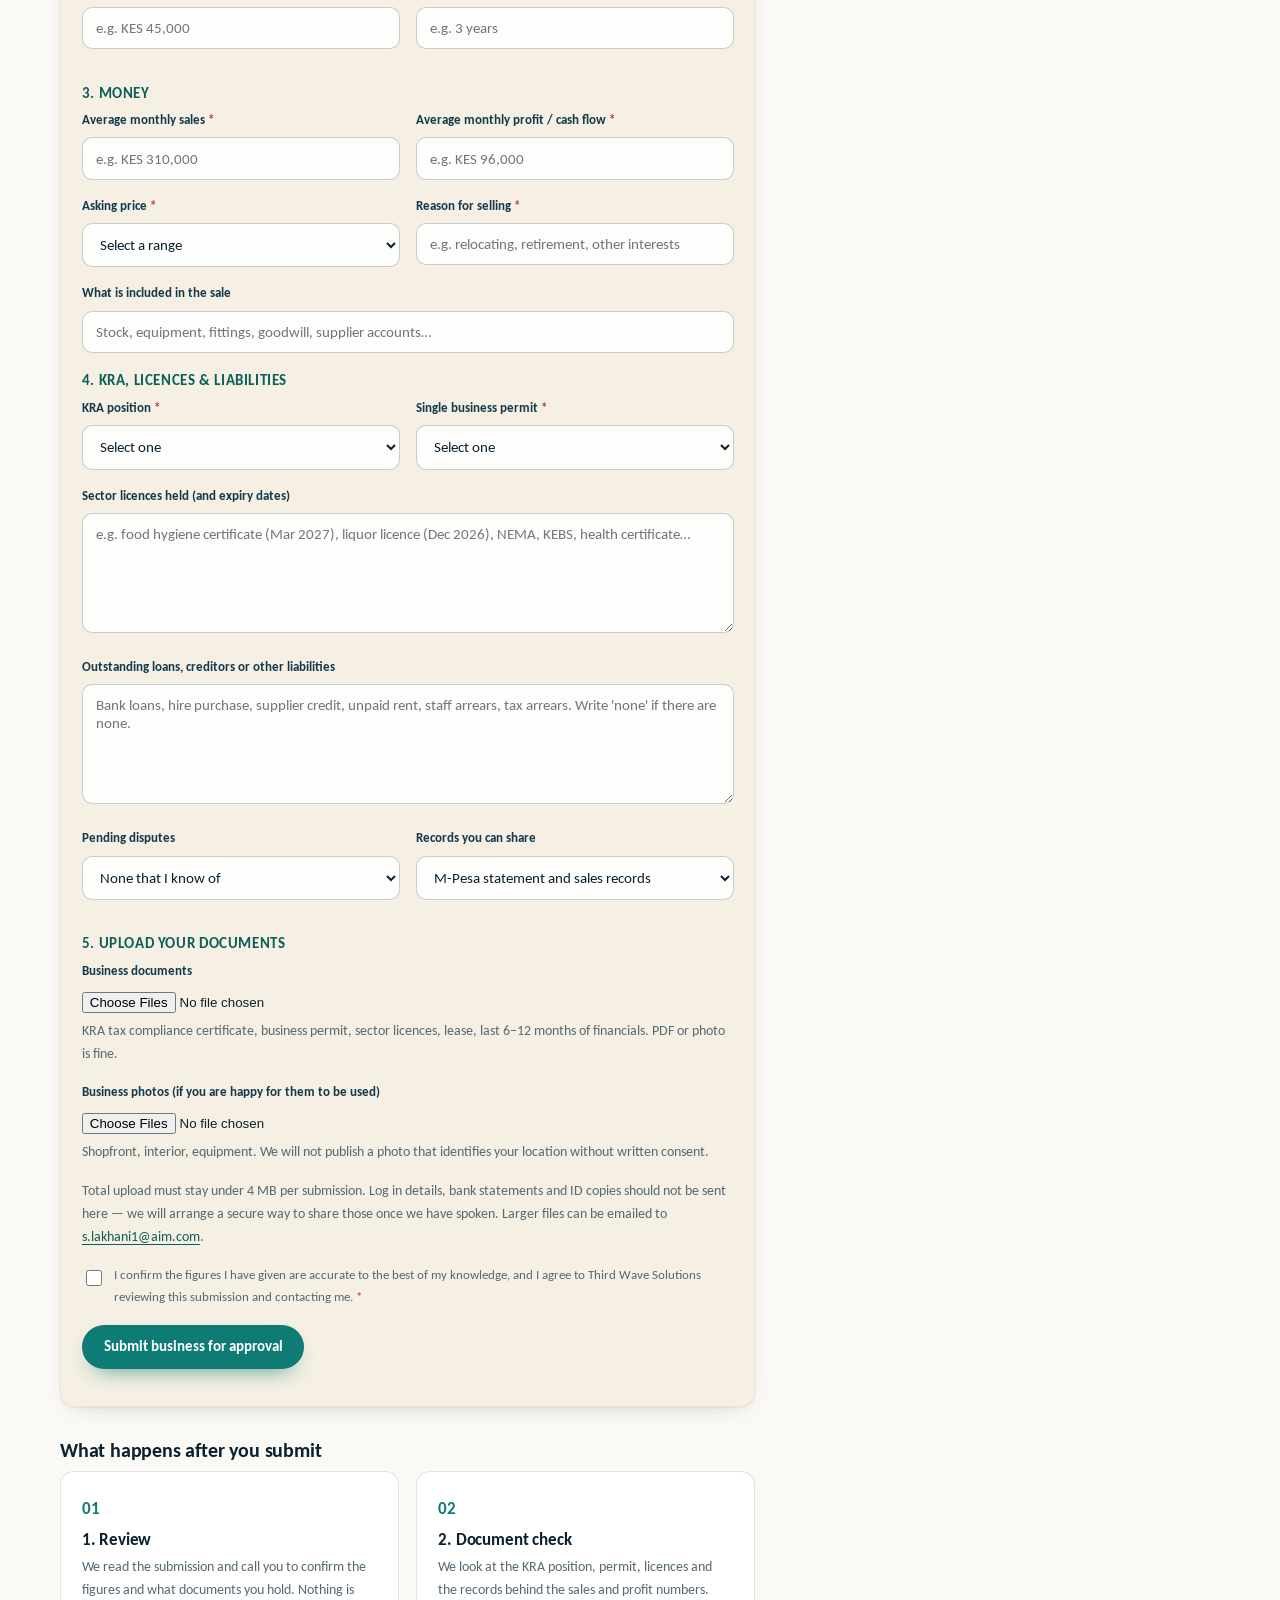
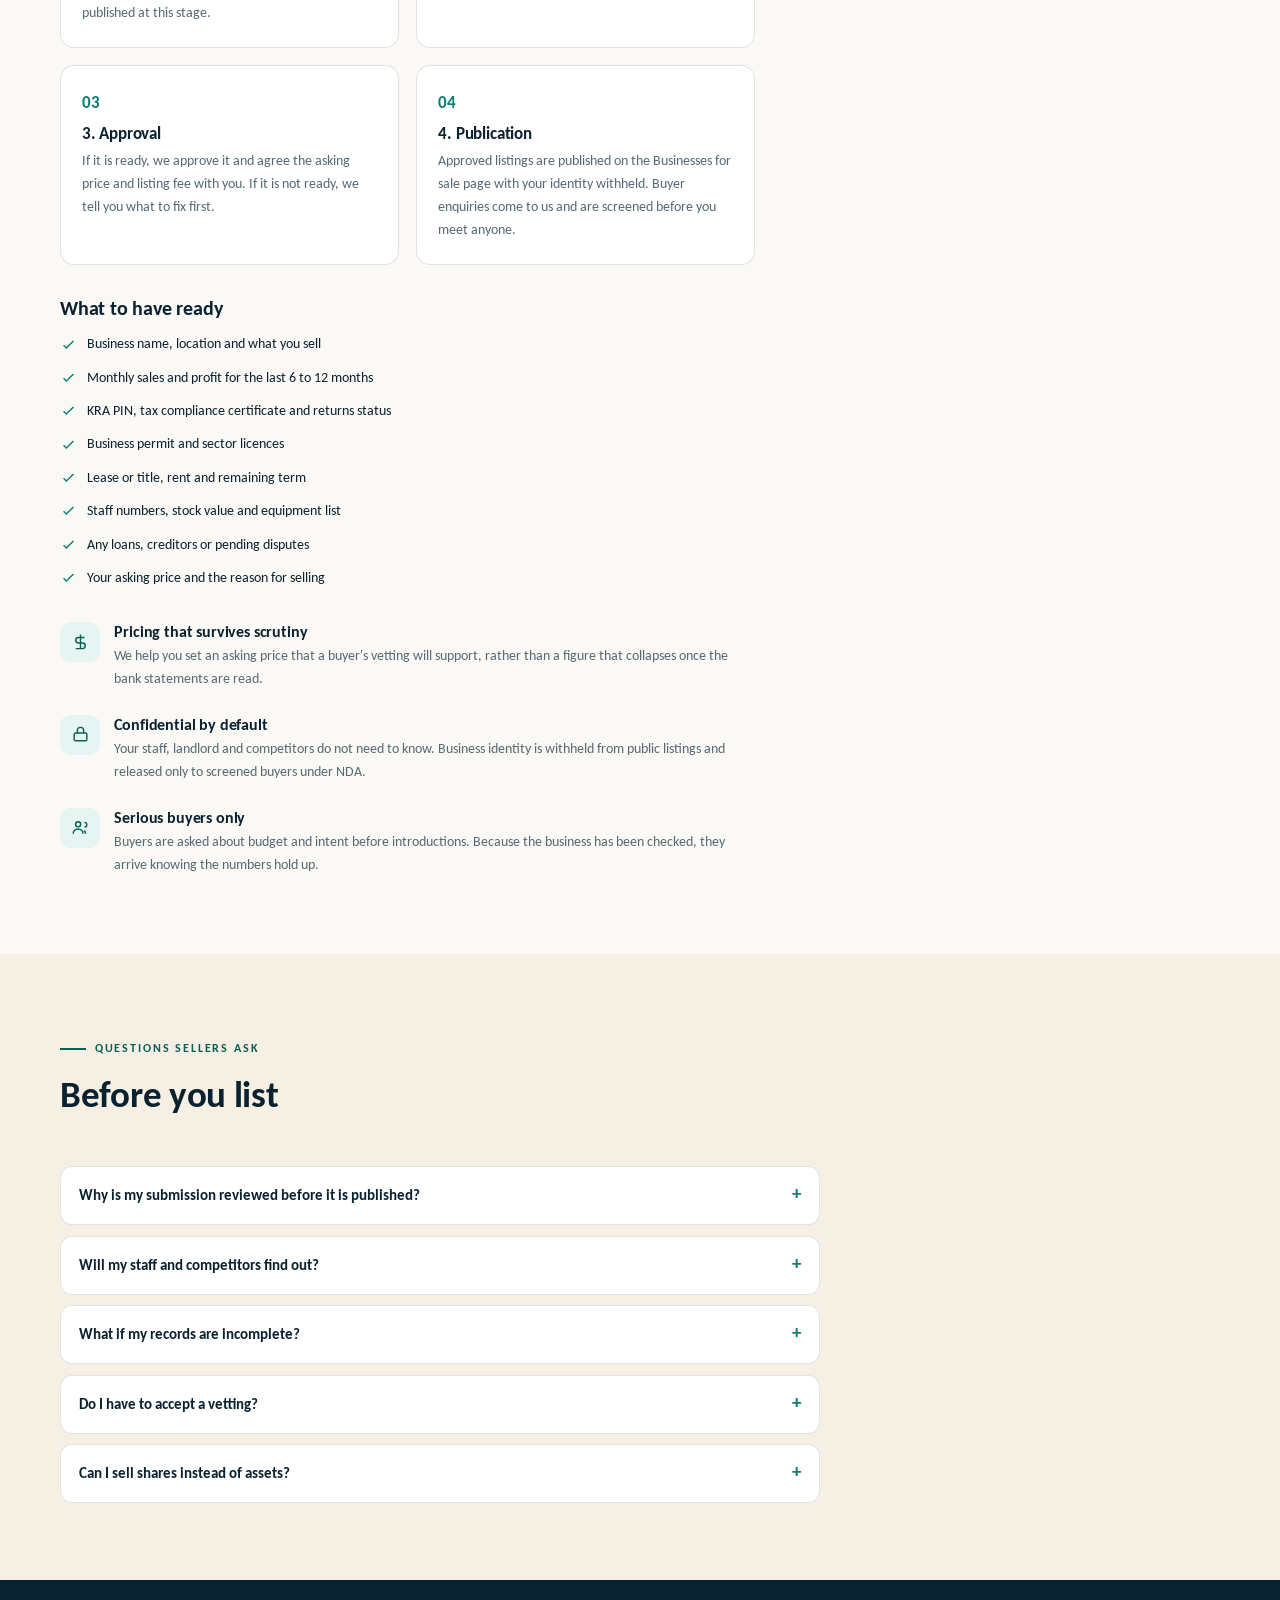
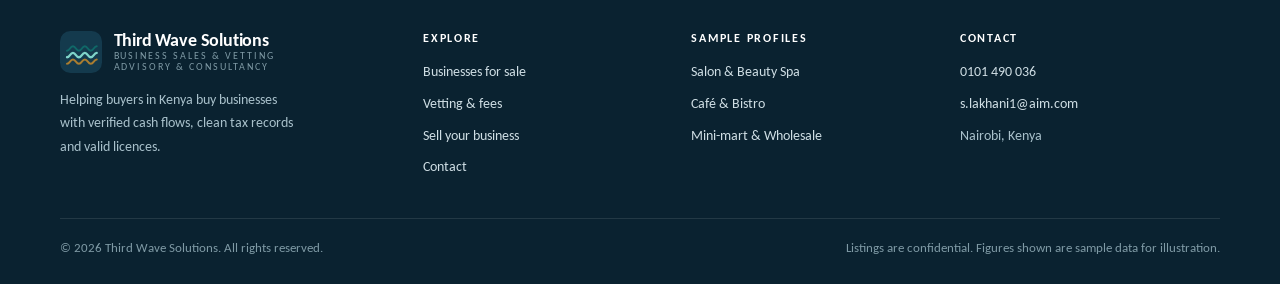
<file: public/sell.html>
<!DOCTYPE html>
<html lang="en">
<head>
<meta charset="utf-8">
<meta name="viewport" content="width=device-width, initial-scale=1">
<title>Sell Your Business in Kenya — Third Wave Solutions</title>
<meta name="description" content="Submit your business for sale to Third Wave Solutions. Upload your trading figures, KRA position, licences and documents; every submission is reviewed and approved before it is published.">
<link rel="icon" href="assets/favicon.svg" type="image/svg+xml">
<link rel="preconnect" href="https://fonts.googleapis.com">
<link rel="preconnect" href="https://fonts.gstatic.com" crossorigin>
<link href="https://fonts.googleapis.com/css2?family=Carlito:ital,wght@0,400;0,700;1,400&display=swap" rel="stylesheet">
<link rel="stylesheet" href="assets/styles.css">
</head>
<body>
<a class="skip-link" href="#main">Skip to content</a>

<div class="topbar">
  <div class="wrap">
    <div class="tb-group">
      <span class="tb-item"><svg viewBox="0 0 24 24" fill="none" stroke="currentColor" stroke-width="1.8"><path d="M6.6 3h2.7l1.5 4-2 1.4a12 12 0 0 0 5.8 5.8l1.4-2 4 1.5v2.7A2.6 2.6 0 0 1 17.4 19 14.4 14.4 0 0 1 5 6.6 2.6 2.6 0 0 1 6.6 3Z"/></svg><a href="tel:+254101490036">0101 490 036</a></span>
      <span class="tb-item"><svg viewBox="0 0 24 24" fill="none" stroke="currentColor" stroke-width="1.8"><rect x="3" y="5" width="18" height="14" rx="2"/><path d="m3.5 6.5 8.5 6 8.5-6"/></svg><a href="mailto:s.lakhani1@aim.com">s.lakhani1@aim.com</a></span>
    </div>
    <span class="tb-item">Nairobi, Kenya · Buyer-side vetting &amp; business sales</span>
  </div>
</div>

<header class="site-header">
  <div class="wrap">
    <a class="brand" href="index.html">
      <svg class="brand-mark" viewBox="0 0 48 48" aria-hidden="true">
        <rect width="48" height="48" rx="12" fill="#0a2230"/>
        <path d="M8 30c3.4 0 3.4-5 6.8-5s3.4 5 6.8 5 3.4-5 6.8-5 3.4 5 6.8 5 3.4-5 6.8-5" fill="none" stroke="#7fd4c9" stroke-width="2.6" stroke-linecap="round"/>
        <path d="M8 22.5c3.4 0 3.4-5 6.8-5s3.4 5 6.8 5 3.4-5 6.8-5 3.4 5 6.8 5 3.4-5 6.8-5" fill="none" stroke="#0e7c74" stroke-width="2.2" stroke-linecap="round" opacity=".55"/>
        <path d="M8 37.5c3.4 0 3.4-5 6.8-5s3.4 5 6.8 5 3.4-5 6.8-5 3.4 5 6.8 5 3.4-5 6.8-5" fill="none" stroke="#c48a2c" stroke-width="2.2" stroke-linecap="round" opacity=".8"/>
      </svg>
      <span class="brand-text">
        <span class="brand-name">Third Wave Solutions</span>
        <span class="brand-sub">Business Sales &amp; Vetting</span>
        <span class="brand-sub">Advisory &amp; Consultancy</span>
      </span>
    </a>
    <nav class="nav" id="nav" aria-label="Main">
      <a href="index.html">Home</a>
      <a href="listings.html">Businesses for sale</a>
      <a href="vetting.html">Vetting &amp; fees</a>
      <a href="sell.html" aria-current="page">Sell your business</a>
      <a href="index.html#contact">Contact</a>
    </nav>
    <div class="header-cta">
      <a class="btn btn--primary btn--sm" href="#seller-form">Submit your business</a>
      <button class="menu-toggle" id="menuToggle" aria-label="Toggle menu" aria-expanded="false" aria-controls="nav">
        <svg width="20" height="20" viewBox="0 0 24 24" fill="none" stroke="currentColor" stroke-width="1.8"><path d="M4 7h16M4 12h16M4 17h16"/></svg>
      </button>
    </div>
  </div>
</header>

<main id="main">
  <section class="page-head">
    <div class="wrap">
      <p class="breadcrumb"><a href="index.html">Home</a> &nbsp;/&nbsp; Sell your business</p>
      <span class="eyebrow">For sellers</span>
      <h1>Sell your business, quietly and properly</h1>
      <p>Most business sales in Kenya fall apart at the vetting stage because the records were never ready. List with us and we prepare the business for a buyer's inspection — cash flow, KRA, licences and leases — before it goes to market.</p>
    </div>
  </section>

  <section class="section">
    <div class="wrap">
      <div class="detail-grid">
        <div>
          <span class="eyebrow">Step one</span>
          <h2>Submit your business for approval</h2>
          <p class="lead" style="font-size:1rem;">Fill in the sellers' business upload form below. It asks for what a buyer's vetting will test: trading figures, KRA position, licences, liabilities and the documents behind them. It takes about ten minutes and there is no obligation.</p>

          <div class="notice" style="margin:1.2rem 0;">
            <svg viewBox="0 0 24 24" fill="none" stroke="currentColor" stroke-width="1.8"><circle cx="12" cy="12" r="9"/><path d="M12 8h.01M11 12h1v4h1"/></svg>
            <span><strong>Every submission is reviewed before it is published.</strong> Nothing you send appears on this website until S. Lakhani has checked it and approved it. Business identity and the exact location are withheld from the public listing unless you agree otherwise.</span>
          </div>

          <div class="card card-body" id="seller-form" style="margin:1.6rem 0 0; background:var(--sand); border-color:var(--sand-2);">
            <h3 style="margin-bottom:.25rem;">Sellers' business upload form</h3>
            <p class="small muted">Submitted directly to Third Wave Solutions and treated as confidential. Fields marked <span class="req">*</span> are required.</p>

            <form id="sellerForm" action="https://formsubmit.app/f/xvfwex8rvq" method="POST" enctype="multipart/form-data">
              <input type="hidden" name="_subject" value="Seller submission — Third Wave Solutions website">
              <input type="hidden" name="_template" value="table">
              <input type="hidden" name="_captcha" value="false">
              <div class="hp" aria-hidden="true"><label for="sehp">Leave empty</label><input id="sehp" type="text" name="_honey" tabindex="-1" autocomplete="off"></div>

              <h4 style="margin:1.2rem 0 .5rem; font-size:.95rem; letter-spacing:.04em; text-transform:uppercase; color:var(--teal-dark);">1. Your contact details</h4>
              <div class="field-row">
                <div class="field">
                  <label for="se-name">Your name <span class="req">*</span></label>
                  <input id="se-name" name="Name" type="text" autocomplete="name" required>
                </div>
                <div class="field">
                  <label for="se-phone">Phone / WhatsApp <span class="req">*</span></label>
                  <input id="se-phone" name="Phone" type="tel" autocomplete="tel" placeholder="07xx xxx xxx" required>
                </div>
              </div>
              <div class="field-row">
                <div class="field">
                  <label for="se-email">Email address <span class="req">*</span></label>
                  <input id="se-email" name="Email" type="email" autocomplete="email" required>
                </div>
                <div class="field">
                  <label for="se-role">Your role in the business</label>
                  <select id="se-role" name="Role">
                    <option>Owner / sole proprietor</option>
                    <option>Director / shareholder</option>
                    <option>Authorised agent</option>
                    <option>Other</option>
                  </select>
                </div>
              </div>

              <h4 style="margin:1.2rem 0 .5rem; font-size:.95rem; letter-spacing:.04em; text-transform:uppercase; color:var(--teal-dark);">2. The business</h4>
              <div class="field-row">
                <div class="field">
                  <label for="se-business">Business trading name <span class="req">*</span></label>
                  <input id="se-business" name="Business" type="text" placeholder="e.g. Rose Cafe" required>
                </div>
                <div class="field">
                  <label for="se-type">Business type / sector <span class="req">*</span></label>
                  <select id="se-type" name="Business type" required>
                    <option value="">Select a sector</option>
                    <option>Food &amp; beverage</option>
                    <option>Retail &amp; wholesale</option>
                    <option>Beauty &amp; personal care</option>
                    <option>Health &amp; pharmacy</option>
                    <option>Hardware &amp; building supplies</option>
                    <option>Manufacturing &amp; processing</option>
                    <option>Services &amp; professional</option>
                    <option>Transport &amp; logistics</option>
                    <option>Agribusiness</option>
                    <option>Education &amp; childcare</option>
                    <option>Other</option>
                  </select>
                </div>
              </div>
              <div class="field-row">
                <div class="field">
                  <label for="se-location">Location (area, town) <span class="req">*</span></label>
                  <input id="se-location" name="Location" type="text" placeholder="e.g. Westlands, Nairobi" required>
                </div>
                <div class="field">
                  <label for="se-years">Years trading</label>
                  <input id="se-years" name="Years trading" type="text" placeholder="e.g. 6">
                </div>
              </div>
              <div class="field-row">
                <div class="field">
                  <label for="se-staff">Number of staff</label>
                  <input id="se-staff" name="Staff" type="text" placeholder="e.g. 9">
                </div>
                <div class="field">
                  <label for="se-premises">Premises</label>
                  <select id="se-premises" name="Premises">
                    <option>Rented — lease in place</option>
                    <option>Rented — month to month</option>
                    <option>Owned by the seller</option>
                    <option>Home based</option>
                    <option>Other / not sure</option>
                  </select>
                </div>
              </div>
              <div class="field-row">
                <div class="field">
                  <label for="se-rent">Monthly rent (if rented)</label>
                  <input id="se-rent" name="Rent" type="text" placeholder="e.g. KES 45,000">
                </div>
                <div class="field">
                  <label for="se-lease">Remaining lease term</label>
                  <input id="se-lease" name="Lease" type="text" placeholder="e.g. 3 years">
                </div>
              </div>

              <h4 style="margin:1.2rem 0 .5rem; font-size:.95rem; letter-spacing:.04em; text-transform:uppercase; color:var(--teal-dark);">3. Money</h4>
              <div class="field-row">
                <div class="field">
                  <label for="se-sales">Average monthly sales <span class="req">*</span></label>
                  <input id="se-sales" name="Monthly sales" type="text" placeholder="e.g. KES 310,000" required>
                </div>
                <div class="field">
                  <label for="se-profit">Average monthly profit / cash flow <span class="req">*</span></label>
                  <input id="se-profit" name="Monthly profit" type="text" placeholder="e.g. KES 96,000" required>
                </div>
              </div>
              <div class="field-row">
                <div class="field">
                  <label for="se-price">Asking price <span class="req">*</span></label>
                  <select id="se-price" name="Asking price" required>
                    <option value="">Select a range</option>
                    <option>Under KES 1M</option>
                    <option>KES 1M – 2M</option>
                    <option>KES 2M – 5M</option>
                    <option>KES 5M – 10M</option>
                    <option>Over KES 10M</option>
                    <option>Not decided — advise me</option>
                  </select>
                </div>
                <div class="field">
                  <label for="se-reason">Reason for selling <span class="req">*</span></label>
                  <input id="se-reason" name="Reason for sale" type="text" placeholder="e.g. relocating, retirement, other interests" required>
                </div>
              </div>
              <div class="field">
                <label for="se-included">What is included in the sale</label>
                <input id="se-included" name="Included in sale" type="text" placeholder="Stock, equipment, fittings, goodwill, supplier accounts…">
              </div>

              <h4 style="margin:1.2rem 0 .5rem; font-size:.95rem; letter-spacing:.04em; text-transform:uppercase; color:var(--teal-dark);">4. KRA, licences &amp; liabilities</h4>
              <div class="field-row">
                <div class="field">
                  <label for="se-kra">KRA position <span class="req">*</span></label>
                  <select id="se-kra" name="KRA PIN status" required>
                    <option value="">Select one</option>
                    <option>PIN active, returns filed, tax compliance certificate held</option>
                    <option>PIN active and returns filed, TCC pending</option>
                    <option>PIN active, returns not up to date</option>
                    <option>Not registered / not sure</option>
                  </select>
                </div>
                <div class="field">
                  <label for="se-permit">Single business permit <span class="req">*</span></label>
                  <select id="se-permit" name="Business permit" required>
                    <option value="">Select one</option>
                    <option>Current for this year</option>
                    <option>Expired / renewal in progress</option>
                    <option>Not held</option>
                    <option>Not sure</option>
                  </select>
                </div>
              </div>
              <div class="field">
                <label for="se-licences">Sector licences held (and expiry dates)</label>
                <textarea id="se-licences" name="Licences" rows="2" placeholder="e.g. food hygiene certificate (Mar 2027), liquor licence (Dec 2026), NEMA, KEBS, health certificate…"></textarea>
              </div>
              <div class="field">
                <label for="se-liabilities">Outstanding loans, creditors or other liabilities</label>
                <textarea id="se-liabilities" name="Liabilities" rows="2" placeholder="Bank loans, hire purchase, supplier credit, unpaid rent, staff arrears, tax arrears. Write 'none' if there are none."></textarea>
              </div>
              <div class="field-row">
                <div class="field">
                  <label for="se-disputes">Pending disputes</label>
                  <select id="se-disputes" name="Pending disputes">
                    <option>None that I know of</option>
                    <option>Yes — court or tribunal case</option>
                    <option>Yes — employment claim</option>
                    <option>Yes — supplier or landlord dispute</option>
                    <option>Prefer to explain privately</option>
                  </select>
                </div>
                <div class="field">
                  <label for="se-records">Records you can share</label>
                  <select id="se-records" name="Records available">
                    <option>M-Pesa statement and sales records</option>
                    <option>Audited or prepared accounts</option>
                    <option>Both M-Pesa and accounts</option>
                    <option>Stock and purchase records only</option>
                    <option>Very little — help me reconstruct</option>
                  </select>
                </div>
              </div>

              <h4 style="margin:1.2rem 0 .5rem; font-size:.95rem; letter-spacing:.04em; text-transform:uppercase; color:var(--teal-dark);">5. Upload your documents</h4>
              <div class="field">
                <label for="se-docs">Business documents</label>
                <input id="se-docs" name="Business documents" type="file" accept=".pdf,.jpg,.jpeg,.png,.doc,.docx,.xls,.xlsx" multiple>
                <p class="small muted" style="margin-top:.3rem;">KRA tax compliance certificate, business permit, sector licences, lease, last 6–12 months of financials. PDF or photo is fine.</p>
              </div>
              <div class="field">
                <label for="se-photos">Business photos (if you are happy for them to be used)</label>
                <input id="se-photos" name="Business photos" type="file" accept=".jpg,.jpeg,.png,.webp" multiple>
                <p class="small muted" style="margin-top:.3rem;">Shopfront, interior, equipment. We will not publish a photo that identifies your location without written consent.</p>
              </div>
              <p class="small muted">Total upload must stay under 4 MB per submission. Log in details, bank statements and ID copies should not be sent here — we will arrange a secure way to share those once we have spoken. Larger files can be emailed to <a href="mailto:s.lakhani1@aim.com">s.lakhani1@aim.com</a>.</p>

              <div class="field" style="margin-top:1rem;">
                <label class="checkline" for="se-consent" style="font-weight:400;">
                  <input id="se-consent" name="Consent" type="checkbox" value="Agreed and accurate" required>
                  <span>I confirm the figures I have given are accurate to the best of my knowledge, and I agree to Third Wave Solutions reviewing this submission and contacting me. <span class="req">*</span></span>
                </label>
              </div>
              <button class="btn btn--primary" type="submit">Submit business for approval</button>
              <div id="formStatus" class="form-note" role="status" aria-live="polite"></div>
            </form>
          </div>

          <h3 style="margin-top:2rem;">What happens after you submit</h3>
          <div class="steps" style="grid-template-columns:repeat(2,1fr); margin-top:.6rem;">
            <div class="step"><h3>1. Review</h3><p>We read the submission and call you to confirm the figures and what documents you hold. Nothing is published at this stage.</p></div>
            <div class="step"><h3>2. Document check</h3><p>We look at the KRA position, permit, licences and the records behind the sales and profit numbers.</p></div>
            <div class="step"><h3>3. Approval</h3><p>If it is ready, we approve it and agree the asking price and listing fee with you. If it is not ready, we tell you what to fix first.</p></div>
            <div class="step"><h3>4. Publication</h3><p>Approved listings are published on the Businesses for sale page with your identity withheld. Buyer enquiries come to us and are screened before you meet anyone.</p></div>
          </div>

          <h3 style="margin-top:2rem;">What to have ready</h3>
          <ul class="checklist" style="margin-top:.8rem;">
            <li class="ok"><svg viewBox="0 0 24 24" fill="none" stroke="currentColor" stroke-width="2"><path d="m5 13 4 4L19 7"/></svg><span>Business name, location and what you sell</span></li>
            <li class="ok"><svg viewBox="0 0 24 24" fill="none" stroke="currentColor" stroke-width="2"><path d="m5 13 4 4L19 7"/></svg><span>Monthly sales and profit for the last 6 to 12 months</span></li>
            <li class="ok"><svg viewBox="0 0 24 24" fill="none" stroke="currentColor" stroke-width="2"><path d="m5 13 4 4L19 7"/></svg><span>KRA PIN, tax compliance certificate and returns status</span></li>
            <li class="ok"><svg viewBox="0 0 24 24" fill="none" stroke="currentColor" stroke-width="2"><path d="m5 13 4 4L19 7"/></svg><span>Business permit and sector licences</span></li>
            <li class="ok"><svg viewBox="0 0 24 24" fill="none" stroke="currentColor" stroke-width="2"><path d="m5 13 4 4L19 7"/></svg><span>Lease or title, rent and remaining term</span></li>
            <li class="ok"><svg viewBox="0 0 24 24" fill="none" stroke="currentColor" stroke-width="2"><path d="m5 13 4 4L19 7"/></svg><span>Staff numbers, stock value and equipment list</span></li>
            <li class="ok"><svg viewBox="0 0 24 24" fill="none" stroke="currentColor" stroke-width="2"><path d="m5 13 4 4L19 7"/></svg><span>Any loans, creditors or pending disputes</span></li>
            <li class="ok"><svg viewBox="0 0 24 24" fill="none" stroke="currentColor" stroke-width="2"><path d="m5 13 4 4L19 7"/></svg><span>Your asking price and the reason for selling</span></li>
          </ul>

          <div style="margin-top:2rem; display:grid; gap:1.5rem;">
            <div class="feature">
              <span class="fi"><svg viewBox="0 0 24 24" fill="none" stroke="currentColor" stroke-width="1.8"><path d="M12 3v18M17 7H9.5a3.5 3.5 0 0 0 0 7h5a3.5 3.5 0 0 1 0 7H6"/></svg></span>
              <div><h3>Pricing that survives scrutiny</h3><p>We help you set an asking price that a buyer's vetting will support, rather than a figure that collapses once the bank statements are read.</p></div>
            </div>
            <div class="feature">
              <span class="fi"><svg viewBox="0 0 24 24" fill="none" stroke="currentColor" stroke-width="1.8"><rect x="4" y="10" width="16" height="10" rx="2"/><path d="M8 10V7a4 4 0 0 1 8 0v3"/></svg></span>
              <div><h3>Confidential by default</h3><p>Your staff, landlord and competitors do not need to know. Business identity is withheld from public listings and released only to screened buyers under NDA.</p></div>
            </div>
            <div class="feature">
              <span class="fi"><svg viewBox="0 0 24 24" fill="none" stroke="currentColor" stroke-width="1.8"><circle cx="9" cy="8" r="3.2"/><path d="M2.8 20a6.2 6.2 0 0 1 12.4 0"/><path d="M17 11.5a3 3 0 0 0 0-6M18.5 20a5.5 5.5 0 0 0-2-4"/></svg></span>
              <div><h3>Serious buyers only</h3><p>Buyers are asked about budget and intent before introductions. Because the business has been checked, they arrive knowing the numbers hold up.</p></div>
            </div>
          </div>
        </div>

        <aside>
          <div class="card sticky-card">
            <div class="card-body">
              <span class="eyebrow">At a glance</span>
              <h3>Selling with Third Wave</h3>
              <ul class="spec-list" style="margin-top:.7rem;">
                <li><span>Listing fee</span><span>Discussed after review</span></li>
                <li><span>Sale process</span><span>Confidential</span></li>
                <li><span>Buyer vetting</span><span>Encouraged</span></li>
                <li><span>Documents</span><span>Prepared upfront</span></li>
                <li><span>Handover</span><span>Checklist supported</span></li>
              </ul>
              <a class="btn btn--primary btn--block" href="#seller-form" style="margin-top:1.2rem;">Submit your business</a>
              <p class="form-note">Or call / WhatsApp <a href="tel:+254101490036">0101 490 036</a>. Speak to S. Lakhani.</p>
              <p class="form-note" style="margin-top:.8rem;">Buying instead? See the <a href="listings.html">businesses for sale</a> and <a href="vetting.html">vetting service</a>.</p>
            </div>
          </div>
        </aside>
      </div>
    </div>
  </section>

  <section class="section section--sand">
    <div class="wrap">
      <div class="section-head">
        <div>
          <span class="eyebrow">Questions sellers ask</span>
          <h2>Before you list</h2>
        </div>
      </div>
      <div class="faq narrow" style="margin-inline:0;">
        <details>
          <summary>Why is my submission reviewed before it is published?</summary>
          <p>Because a listing that cannot survive vetting damages the seller as much as the buyer. We check that the figures, KRA position, licences and liabilities are at least documented before your business is shown to buyers — that is the difference between a listing that sells and one that stalls.</p>
        </details>
        <details>
          <summary>Will my staff and competitors find out?</summary>
          <p>No. We do not publish your business name, address or photos without written consent. Buyers are screened and sign a confidentiality undertaking before they see financials or the exact location.</p>
        </details>
        <details>
          <summary>What if my records are incomplete?</summary>
          <p>Tell us. Missing M-Pesa records, untidy books or unfiled returns are common. We will tell you what to reconstruct before going to market, because a buyer's vetting will find it anyway.</p>
        </details>
        <details>
          <summary>Do I have to accept a vetting?</summary>
          <p>Buyers who are risking their savings will want independent checks, and we recommend they do. A business that can be verified sells faster and at a better price than one that cannot.</p>
        </details>
        <details>
          <summary>Can I sell shares instead of assets?</summary>
          <p>Both are possible, and the choice affects tax, licences and liabilities. We will flag the difference and ask you to take advice from your advocate and tax advisor before committing.</p>
        </details>
      </div>
    </div>
  </section>
</main>

<footer class="site-footer">
  <div class="wrap">
    <div class="footer-grid">
      <div>
        <a class="brand" href="index.html">
          <svg class="brand-mark" viewBox="0 0 48 48" aria-hidden="true">
            <rect width="48" height="48" rx="12" fill="#143a4d"/>
            <path d="M8 30c3.4 0 3.4-5 6.8-5s3.4 5 6.8 5 3.4-5 6.8-5 3.4 5 6.8 5 3.4-5 6.8-5" fill="none" stroke="#7fd4c9" stroke-width="2.6" stroke-linecap="round"/>
            <path d="M8 22.5c3.4 0 3.4-5 6.8-5s3.4 5 6.8 5 3.4-5 6.8-5 3.4 5 6.8 5 3.4-5 6.8-5" fill="none" stroke="#0e7c74" stroke-width="2.2" stroke-linecap="round" opacity=".7"/>
            <path d="M8 37.5c3.4 0 3.4-5 6.8-5s3.4 5 6.8 5 3.4-5 6.8-5 3.4 5 6.8 5 3.4-5 6.8-5" fill="none" stroke="#c48a2c" stroke-width="2.2" stroke-linecap="round" opacity=".85"/>
          </svg>
          <span class="brand-text"><span class="brand-name">Third Wave Solutions</span><span class="brand-sub">Business Sales &amp; Vetting</span>
          <span class="brand-sub">Advisory &amp; Consultancy</span></span>
        </a>
        <p style="max-width:34ch;">Helping buyers in Kenya buy businesses with verified cash flows, clean tax records and valid licences.</p>
      </div>
      <div>
        <h4>Explore</h4>
        <ul>
          <li><a href="listings.html">Businesses for sale</a></li>
          <li><a href="vetting.html">Vetting &amp; fees</a></li>
          <li><a href="sell.html">Sell your business</a></li>
          <li><a href="index.html#contact">Contact</a></li>
        </ul>
      </div>
      <div>
        <h4>Sample profiles</h4>
        <ul>
          <li><a href="business-salon.html">Salon &amp; Beauty Spa</a></li>
          <li><a href="business-cafe.html">Café &amp; Bistro</a></li>
          <li><a href="business-minimart.html">Mini-mart &amp; Wholesale</a></li>
        </ul>
      </div>
      <div>
        <h4>Contact</h4>
        <ul>
          <li><a href="tel:+254101490036">0101 490 036</a></li>
          <li><a href="mailto:s.lakhani1@aim.com">s.lakhani1@aim.com</a></li>
          <li>Nairobi, Kenya</li>
        </ul>
      </div>
    </div>
    <div class="footer-bottom">
      <span>© <span id="year">2026</span> Third Wave Solutions. All rights reserved.</span>
      <span>Listings are confidential. Figures shown are sample data for illustration.</span>
    </div>
  </div>
</footer>
<script src="assets/site.js"></script>
</body>
</html>
</file>
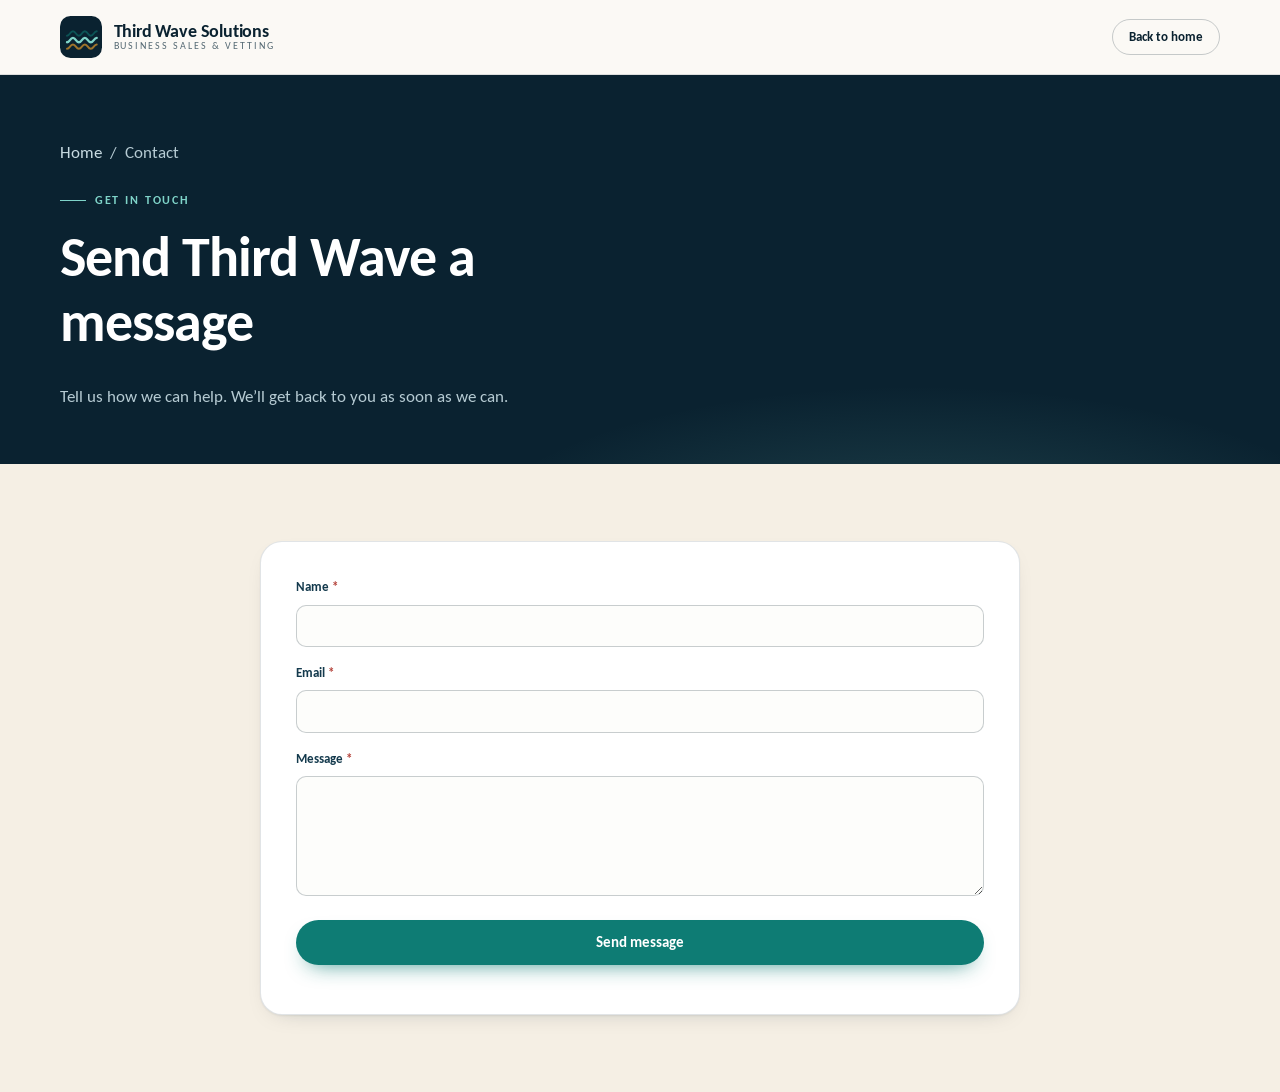
<file: public/thirdwave.html>
<!DOCTYPE html>
<html lang="en">
<head>
  <meta charset="utf-8">
  <meta name="viewport" content="width=device-width, initial-scale=1">
  <title>Contact Third Wave Solutions</title>
  <link rel="icon" href="assets/favicon.svg" type="image/svg+xml">
  <link rel="preconnect" href="https://fonts.googleapis.com">
  <link rel="preconnect" href="https://fonts.gstatic.com" crossorigin>
  <link href="https://fonts.googleapis.com/css2?family=Carlito:ital,wght@0,400;0,700;1,400&display=swap" rel="stylesheet">
  <link rel="stylesheet" href="assets/styles.css">
</head>
<body>
  <a class="skip-link" href="#main">Skip to content</a>
  <header class="site-header">
    <div class="wrap">
      <a class="brand" href="index.html">
        <svg class="brand-mark" viewBox="0 0 48 48" aria-hidden="true">
          <rect width="48" height="48" rx="12" fill="#0a2230" />
          <path d="M8 30c3.4 0 3.4-5 6.8-5s3.4 5 6.8 5 3.4-5 6.8-5 3.4 5 6.8 5 3.4-5 6.8-5" fill="none" stroke="#7fd4c9" stroke-width="2.6" stroke-linecap="round" />
          <path d="M8 22.5c3.4 0 3.4-5 6.8-5s3.4 5 6.8 5 3.4-5 6.8-5 3.4 5 6.8 5 3.4-5 6.8-5" fill="none" stroke="#0e7c74" stroke-width="2.2" stroke-linecap="round" opacity=".55" />
          <path d="M8 37.5c3.4 0 3.4-5 6.8-5s3.4 5 6.8 5 3.4-5 6.8-5 3.4 5 6.8 5 3.4-5 6.8-5" fill="none" stroke="#c48a2c" stroke-width="2.2" stroke-linecap="round" opacity=".8" />
        </svg>
        <span class="brand-text"><span class="brand-name">Third Wave Solutions</span><span class="brand-sub">Business Sales &amp; Vetting</span></span>
      </a>
      <a class="btn btn--ghost btn--sm" href="index.html">Back to home</a>
    </div>
  </header>

  <main id="main">
    <section class="page-head">
      <div class="wrap">
        <p class="breadcrumb"><a href="index.html">Home</a> &nbsp;/&nbsp; Contact</p>
        <span class="eyebrow">Get in touch</span>
        <h1>Send Third Wave a message</h1>
        <p>Tell us how we can help. We’ll get back to you as soon as we can.</p>
      </div>
    </section>

    <section class="section section--sand">
      <div class="wrap narrow">
        <div class="form-card">
          <form id="thirdwaveForm" action="https://formsubmit.app/f/m876hpuch8" method="POST">
            <input type="hidden" name="_subject" value="New message — Third Wave Solutions">
            <input type="hidden" name="_ts" id="thirdwaveTimestamp" value="">
            <input type="text" name="_gotcha" value="" tabindex="-1" autocomplete="off" style="display:none" aria-hidden="true">

            <div class="field">
              <label for="thirdwaveName">Name <span class="req" aria-hidden="true">*</span></label>
              <input id="thirdwaveName" name="name" type="text" autocomplete="name" required>
            </div>
            <div class="field">
              <label for="thirdwaveEmail">Email <span class="req" aria-hidden="true">*</span></label>
              <input id="thirdwaveEmail" name="email" type="email" autocomplete="email" required>
            </div>
            <div class="field">
              <label for="thirdwaveMessage">Message <span class="req" aria-hidden="true">*</span></label>
              <textarea id="thirdwaveMessage" name="message" required></textarea>
            </div>
            <button class="btn btn--primary btn--block" type="submit">Send message</button>
            <p id="thirdwaveStatus" class="form-note" role="status" aria-live="polite"></p>
          </form>
        </div>
      </div>
    </section>
  </main>

  <script>
    (function () {
      "use strict";
      var form = document.getElementById("thirdwaveForm");
      var status = document.getElementById("thirdwaveStatus");
      var button = form.querySelector('button[type="submit"]');
      var timestamp = document.getElementById("thirdwaveTimestamp");
      var initialTimestamp = String(Date.now());
      timestamp.value = initialTimestamp;

      form.addEventListener("submit", async function (event) {
        event.preventDefault();
        if (!form.reportValidity()) return;

        var honeypot = form.elements.namedItem("_gotcha");
        if (honeypot.value) return;

        button.disabled = true;
        status.textContent = "";
        status.removeAttribute("style");

        try {
          var response = await fetch(form.action, {
            method: "POST",
            body: new FormData(form),
            headers: { Accept: "application/json" }
          });
          var result = await response.json();

          if (response.ok && result && result.ok === true) {
            form.reset();
            timestamp.value = initialTimestamp;
            status.textContent = "Thanks for your message. We’ll be in touch soon.";
            status.style.color = "#0a5f59";
          } else {
            status.textContent = result && result.error && result.error.message
              ? result.error.message
              : "We couldn’t send your message. Please try again.";
            status.style.color = "#b4423a";
          }
        } catch (error) {
          status.textContent = error && error.message
            ? error.message
            : "Unable to send your message. Please try again.";
          status.style.color = "#b4423a";
        } finally {
          button.disabled = false;
        }
      });
    })();
  </script>
</body>
</html>
</file>
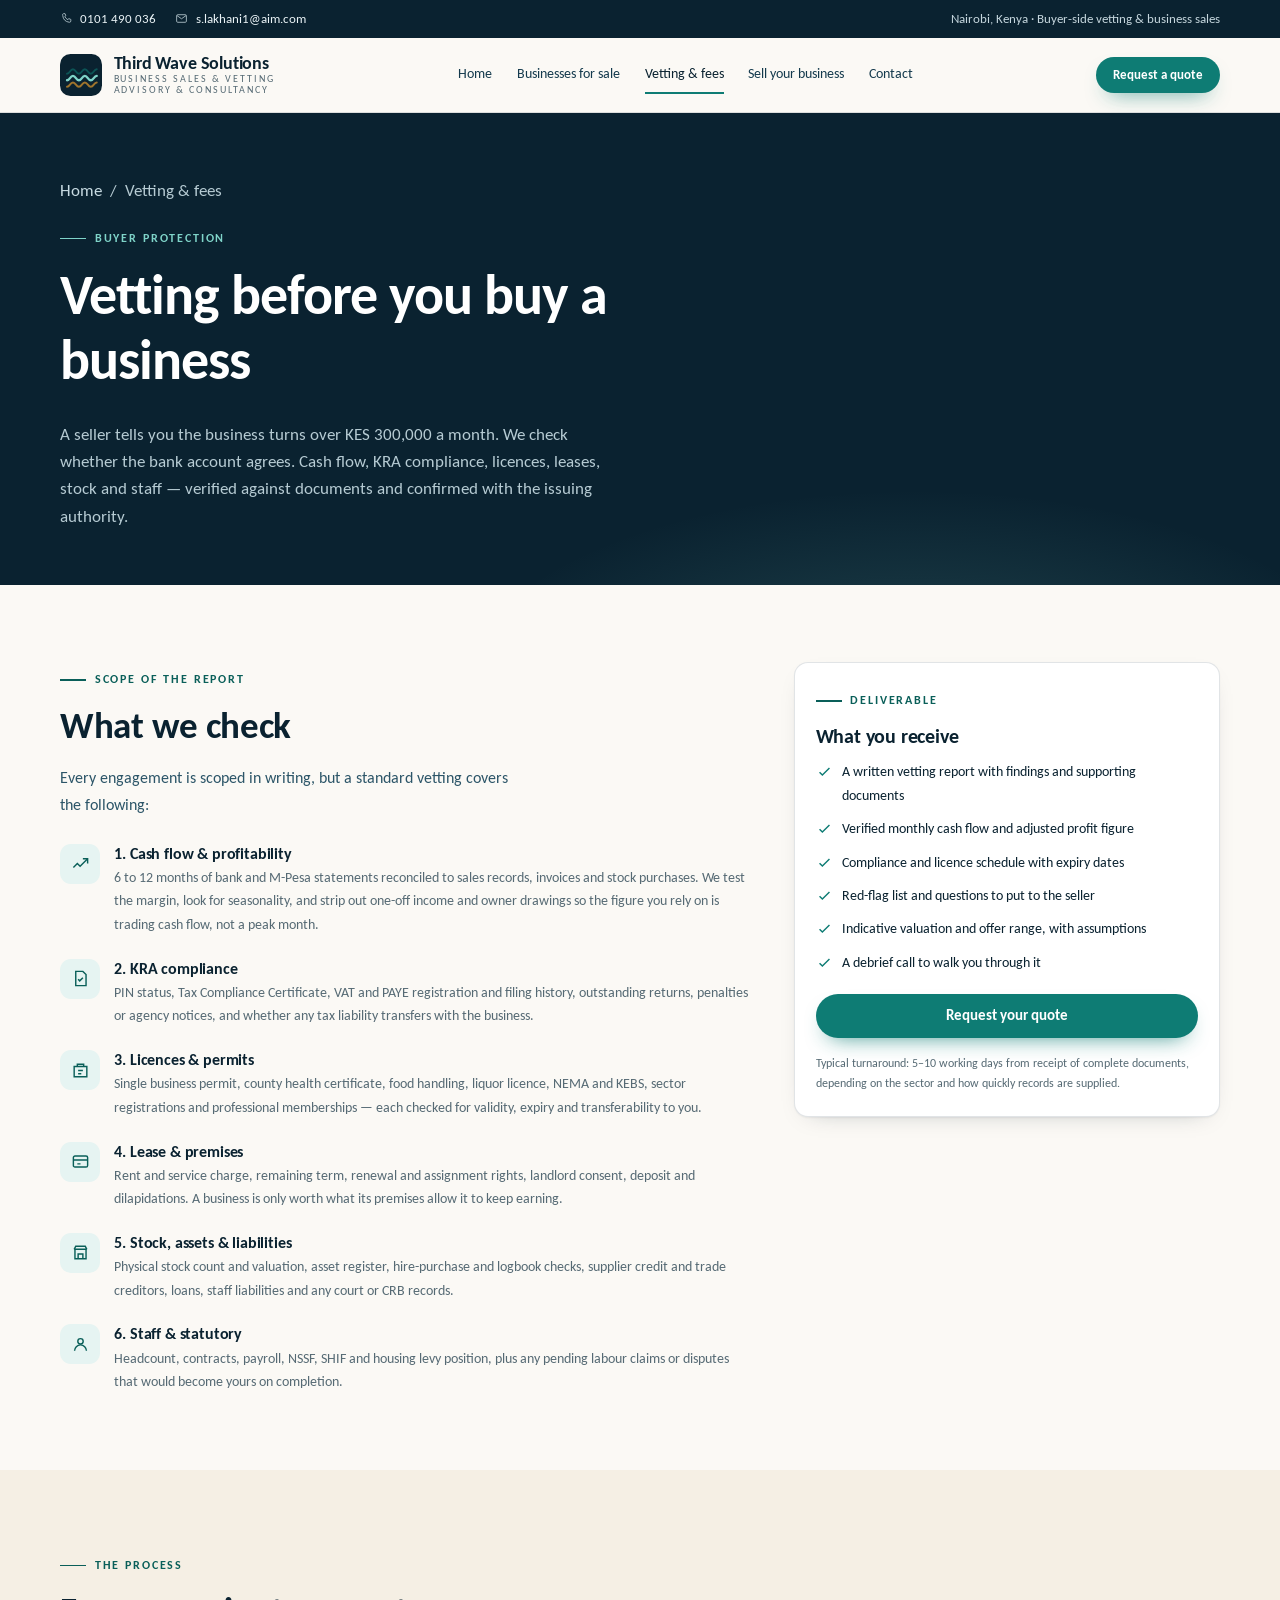
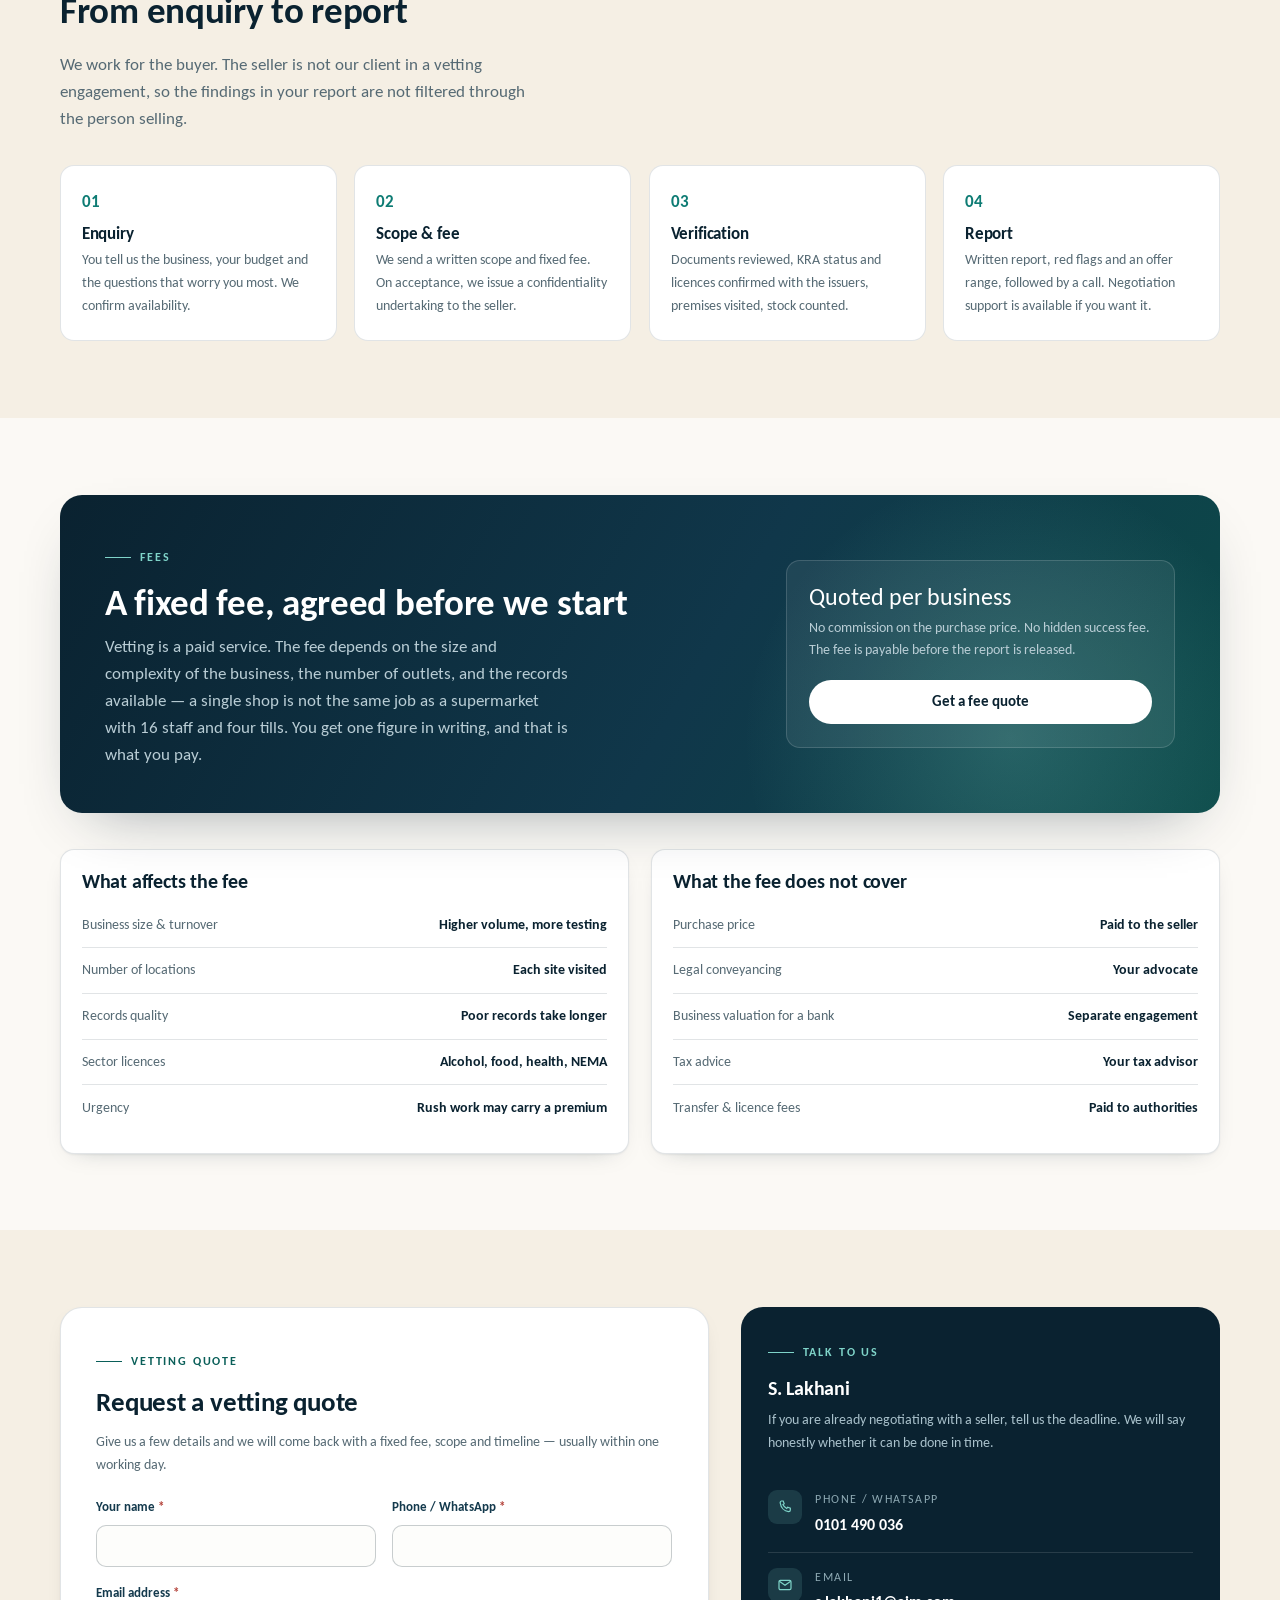
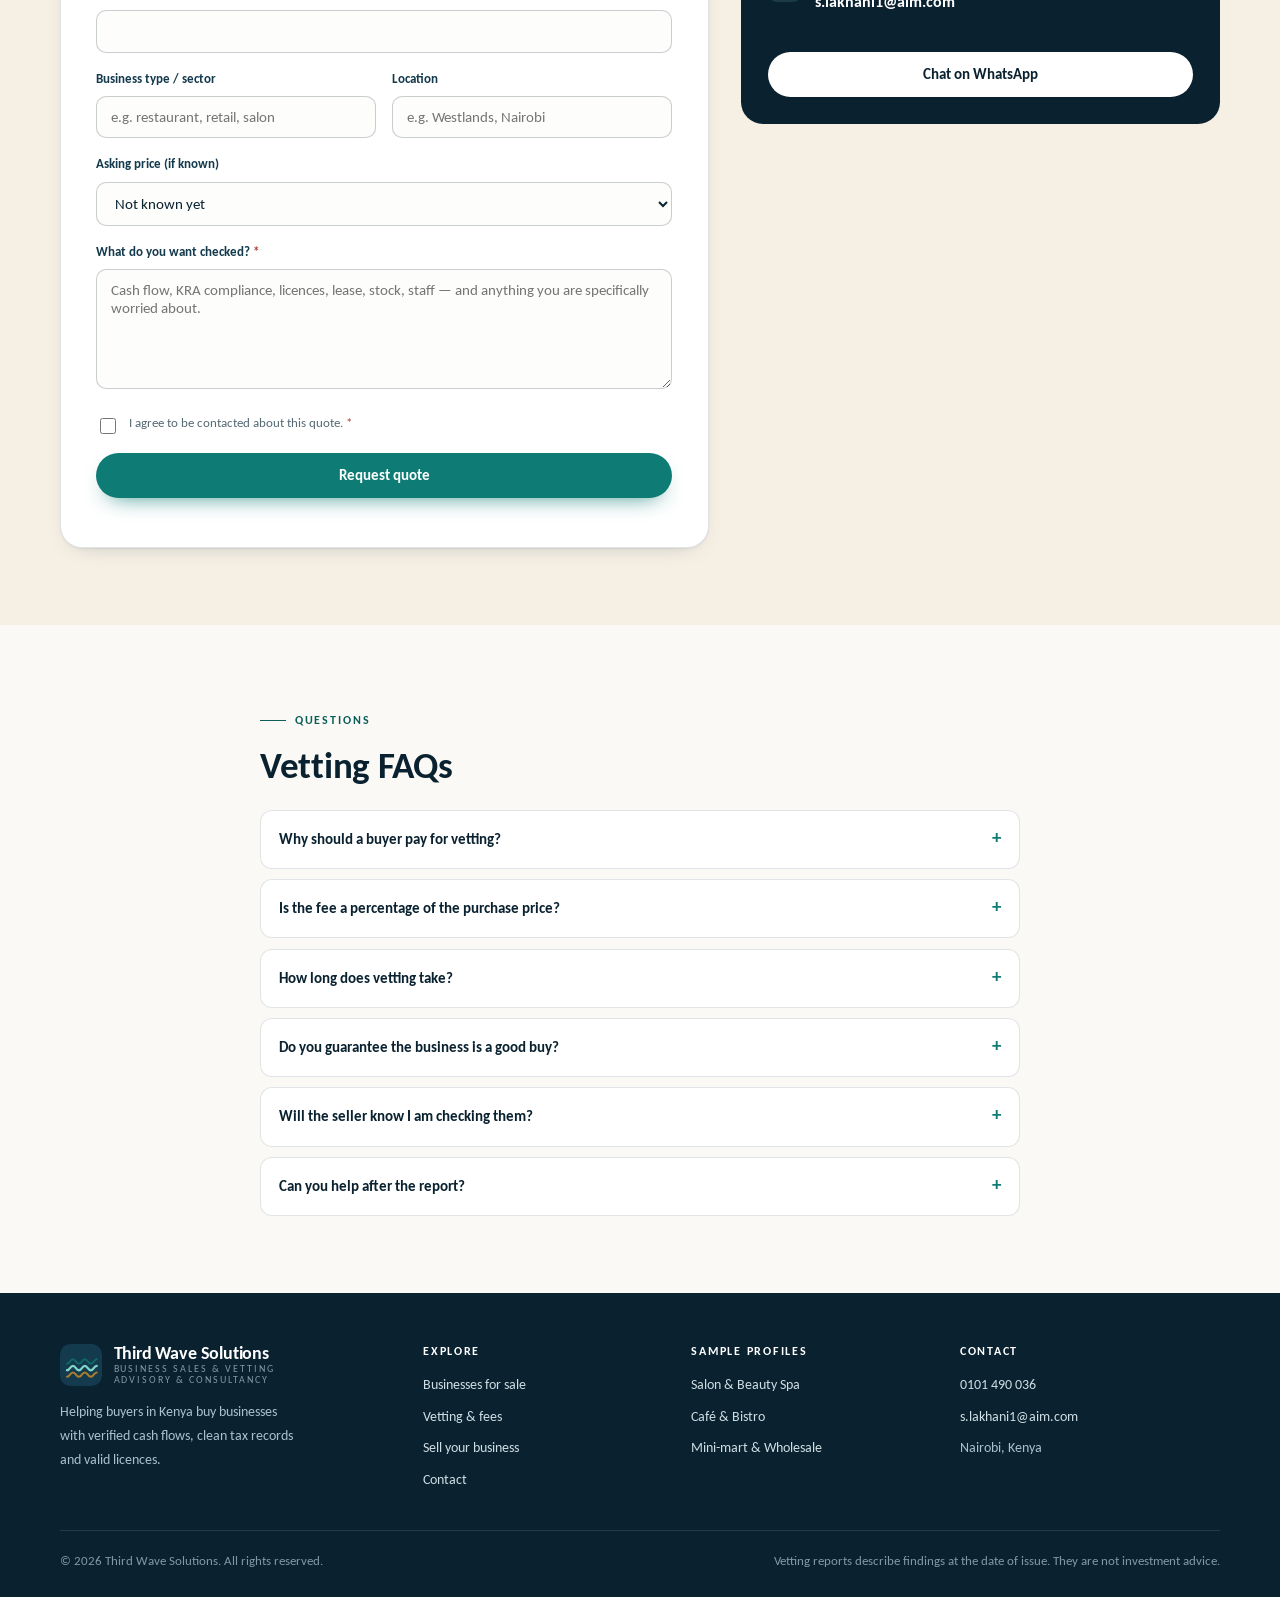
<file: public/vetting.html>
<!DOCTYPE html>
<html lang="en">
<head>
<meta charset="utf-8">
<meta name="viewport" content="width=device-width, initial-scale=1">
<title>Business Vetting &amp; Fees — Cash Flow, KRA &amp; Licences | Third Wave Solutions</title>
<meta name="description" content="Independent buyer-side business vetting in Kenya: cash flow verification, KRA tax compliance, licences, lease and asset checks. Fee quoted per business. Request a quote from Third Wave Solutions.">
<link rel="icon" href="assets/favicon.svg" type="image/svg+xml">
<link rel="preconnect" href="https://fonts.googleapis.com">
<link rel="preconnect" href="https://fonts.gstatic.com" crossorigin>
<link href="https://fonts.googleapis.com/css2?family=Carlito:ital,wght@0,400;0,700;1,400&display=swap" rel="stylesheet">
<link rel="stylesheet" href="assets/styles.css">
</head>
<body>
<a class="skip-link" href="#main">Skip to content</a>

<div class="topbar">
  <div class="wrap">
    <div class="tb-group">
      <span class="tb-item"><svg viewBox="0 0 24 24" fill="none" stroke="currentColor" stroke-width="1.8"><path d="M6.6 3h2.7l1.5 4-2 1.4a12 12 0 0 0 5.8 5.8l1.4-2 4 1.5v2.7A2.6 2.6 0 0 1 17.4 19 14.4 14.4 0 0 1 5 6.6 2.6 2.6 0 0 1 6.6 3Z"/></svg><a href="tel:+254101490036">0101 490 036</a></span>
      <span class="tb-item"><svg viewBox="0 0 24 24" fill="none" stroke="currentColor" stroke-width="1.8"><rect x="3" y="5" width="18" height="14" rx="2"/><path d="m3.5 6.5 8.5 6 8.5-6"/></svg><a href="mailto:s.lakhani1@aim.com">s.lakhani1@aim.com</a></span>
    </div>
    <span class="tb-item">Nairobi, Kenya · Buyer-side vetting &amp; business sales</span>
  </div>
</div>

<header class="site-header">
  <div class="wrap">
    <a class="brand" href="index.html">
      <svg class="brand-mark" viewBox="0 0 48 48" aria-hidden="true">
        <rect width="48" height="48" rx="12" fill="#0a2230"/>
        <path d="M8 30c3.4 0 3.4-5 6.8-5s3.4 5 6.8 5 3.4-5 6.8-5 3.4 5 6.8 5 3.4-5 6.8-5" fill="none" stroke="#7fd4c9" stroke-width="2.6" stroke-linecap="round"/>
        <path d="M8 22.5c3.4 0 3.4-5 6.8-5s3.4 5 6.8 5 3.4-5 6.8-5 3.4 5 6.8 5 3.4-5 6.8-5" fill="none" stroke="#0e7c74" stroke-width="2.2" stroke-linecap="round" opacity=".55"/>
        <path d="M8 37.5c3.4 0 3.4-5 6.8-5s3.4 5 6.8 5 3.4-5 6.8-5 3.4 5 6.8 5 3.4-5 6.8-5" fill="none" stroke="#c48a2c" stroke-width="2.2" stroke-linecap="round" opacity=".8"/>
      </svg>
      <span class="brand-text"><span class="brand-name">Third Wave Solutions</span><span class="brand-sub">Business Sales &amp; Vetting</span>
      <span class="brand-sub">Advisory &amp; Consultancy</span></span>
    </a>
    <nav class="nav" id="nav" aria-label="Main">
      <a href="index.html">Home</a>
      <a href="listings.html">Businesses for sale</a>
      <a href="vetting.html" aria-current="page">Vetting &amp; fees</a>
      <a href="sell.html">Sell your business</a>
      <a href="index.html#contact">Contact</a>
    </nav>
    <div class="header-cta">
      <a class="btn btn--primary btn--sm" href="#quote">Request a quote</a>
      <button class="menu-toggle" id="menuToggle" aria-label="Toggle menu" aria-expanded="false" aria-controls="nav">
        <svg width="20" height="20" viewBox="0 0 24 24" fill="none" stroke="currentColor" stroke-width="1.8"><path d="M4 7h16M4 12h16M4 17h16"/></svg>
      </button>
    </div>
  </div>
</header>

<main id="main">
  <section class="page-head">
    <div class="wrap">
      <p class="breadcrumb"><a href="index.html">Home</a> &nbsp;/&nbsp; Vetting &amp; fees</p>
      <span class="eyebrow">Buyer protection</span>
      <h1>Vetting before you buy a business</h1>
      <p>A seller tells you the business turns over KES 300,000 a month. We check whether the bank account agrees. Cash flow, KRA compliance, licences, leases, stock and staff — verified against documents and confirmed with the issuing authority.</p>
    </div>
  </section>

  <section class="section">
    <div class="wrap">
      <div class="detail-grid">
        <div>
          <span class="eyebrow">Scope of the report</span>
          <h2>What we check</h2>
          <p class="lead" style="font-size:1rem;">Every engagement is scoped in writing, but a standard vetting covers the following:</p>

          <div style="margin-top:1.6rem; display:grid; gap:1.4rem;">
            <div class="feature">
              <span class="fi"><svg viewBox="0 0 24 24" fill="none" stroke="currentColor" stroke-width="1.8"><path d="M3 17l5-5 3.5 3.5L21 6"/><path d="M15 6h6v6"/></svg></span>
              <div>
                <h3>1. Cash flow &amp; profitability</h3>
                <p>6 to 12 months of bank and M-Pesa statements reconciled to sales records, invoices and stock purchases. We test the margin, look for seasonality, and strip out one-off income and owner drawings so the figure you rely on is trading cash flow, not a peak month.</p>
              </div>
            </div>
            <div class="feature">
              <span class="fi"><svg viewBox="0 0 24 24" fill="none" stroke="currentColor" stroke-width="1.8"><path d="M6 3h9l4 4v14H6z"/><path d="m9 13 2 2 4-4"/></svg></span>
              <div>
                <h3>2. KRA compliance</h3>
                <p>PIN status, Tax Compliance Certificate, VAT and PAYE registration and filing history, outstanding returns, penalties or agency notices, and whether any tax liability transfers with the business.</p>
              </div>
            </div>
            <div class="feature">
              <span class="fi"><svg viewBox="0 0 24 24" fill="none" stroke="currentColor" stroke-width="1.8"><path d="M4 7h16v13H4z"/><path d="M8 7V4h8v3M9 12h6M9 16h4"/></svg></span>
              <div>
                <h3>3. Licences &amp; permits</h3>
                <p>Single business permit, county health certificate, food handling, liquor licence, NEMA and KEBS, sector registrations and professional memberships — each checked for validity, expiry and transferability to you.</p>
              </div>
            </div>
            <div class="feature">
              <span class="fi"><svg viewBox="0 0 24 24" fill="none" stroke="currentColor" stroke-width="1.8"><rect x="3" y="5" width="18" height="14" rx="2"/><path d="M3 10h18M8 15h4"/></svg></span>
              <div>
                <h3>4. Lease &amp; premises</h3>
                <p>Rent and service charge, remaining term, renewal and assignment rights, landlord consent, deposit and dilapidations. A business is only worth what its premises allow it to keep earning.</p>
              </div>
            </div>
            <div class="feature">
              <span class="fi"><svg viewBox="0 0 24 24" fill="none" stroke="currentColor" stroke-width="1.8"><path d="M4 8h16M4 8l2-4h12l2 4"/><path d="M5 8v12h14V8"/><path d="M9 20v-6h6v6"/></svg></span>
              <div>
                <h3>5. Stock, assets &amp; liabilities</h3>
                <p>Physical stock count and valuation, asset register, hire-purchase and logbook checks, supplier credit and trade creditors, loans, staff liabilities and any court or CRB records.</p>
              </div>
            </div>
            <div class="feature">
              <span class="fi"><svg viewBox="0 0 24 24" fill="none" stroke="currentColor" stroke-width="1.8"><circle cx="12" cy="8" r="3.4"/><path d="M4.5 20a7.5 7.5 0 0 1 15 0"/></svg></span>
              <div>
                <h3>6. Staff &amp; statutory</h3>
                <p>Headcount, contracts, payroll, NSSF, SHIF and housing levy position, plus any pending labour claims or disputes that would become yours on completion.</p>
              </div>
            </div>
          </div>
        </div>

        <aside>
          <div class="card sticky-card">
            <div class="card-body">
              <span class="eyebrow">Deliverable</span>
              <h3>What you receive</h3>
              <ul class="checklist" style="margin-top:.8rem;">
                <li class="ok"><svg viewBox="0 0 24 24" fill="none" stroke="currentColor" stroke-width="2"><path d="m5 13 4 4L19 7"/></svg><span>A written vetting report with findings and supporting documents</span></li>
                <li class="ok"><svg viewBox="0 0 24 24" fill="none" stroke="currentColor" stroke-width="2"><path d="m5 13 4 4L19 7"/></svg><span>Verified monthly cash flow and adjusted profit figure</span></li>
                <li class="ok"><svg viewBox="0 0 24 24" fill="none" stroke="currentColor" stroke-width="2"><path d="m5 13 4 4L19 7"/></svg><span>Compliance and licence schedule with expiry dates</span></li>
                <li class="ok"><svg viewBox="0 0 24 24" fill="none" stroke="currentColor" stroke-width="2"><path d="m5 13 4 4L19 7"/></svg><span>Red-flag list and questions to put to the seller</span></li>
                <li class="ok"><svg viewBox="0 0 24 24" fill="none" stroke="currentColor" stroke-width="2"><path d="m5 13 4 4L19 7"/></svg><span>Indicative valuation and offer range, with assumptions</span></li>
                <li class="ok"><svg viewBox="0 0 24 24" fill="none" stroke="currentColor" stroke-width="2"><path d="m5 13 4 4L19 7"/></svg><span>A debrief call to walk you through it</span></li>
              </ul>
              <a class="btn btn--primary btn--block" href="#quote" style="margin-top:1.2rem;">Request your quote</a>
              <p class="form-note">Typical turnaround: 5–10 working days from receipt of complete documents, depending on the sector and how quickly records are supplied.</p>
            </div>
          </div>
        </aside>
      </div>
    </div>
  </section>

  <section class="section section--sand">
    <div class="wrap">
      <div class="section-head">
        <div>
          <span class="eyebrow">The process</span>
          <h2>From enquiry to report</h2>
          <p>We work for the buyer. The seller is not our client in a vetting engagement, so the findings in your report are not filtered through the person selling.</p>
        </div>
      </div>
      <div class="steps" style="grid-template-columns:repeat(4,1fr);">
        <div class="step"><h3>Enquiry</h3><p>You tell us the business, your budget and the questions that worry you most. We confirm availability.</p></div>
        <div class="step"><h3>Scope &amp; fee</h3><p>We send a written scope and fixed fee. On acceptance, we issue a confidentiality undertaking to the seller.</p></div>
        <div class="step"><h3>Verification</h3><p>Documents reviewed, KRA status and licences confirmed with the issuers, premises visited, stock counted.</p></div>
        <div class="step"><h3>Report</h3><p>Written report, red flags and an offer range, followed by a call. Negotiation support is available if you want it.</p></div>
      </div>
    </div>
  </section>

  <section class="section">
    <div class="wrap">
      <div class="fee-band" style="margin-bottom:2.2rem;">
        <div>
          <span class="eyebrow">Fees</span>
          <h2>A fixed fee, agreed before we start</h2>
          <p>Vetting is a paid service. The fee depends on the size and complexity of the business, the number of outlets, and the records available — a single shop is not the same job as a supermarket with 16 staff and four tills. You get one figure in writing, and that is what you pay.</p>
        </div>
        <div class="fee-box">
          <div class="amt">Quoted per business</div>
          <p>No commission on the purchase price. No hidden success fee. The fee is payable before the report is released.</p>
          <a class="btn btn--light" href="#quote">Get a fee quote</a>
        </div>
      </div>

      <div class="grid grid--2">
        <div class="card card-body">
          <h3>What affects the fee</h3>
          <ul class="spec-list" style="margin-top:.6rem;">
            <li><span>Business size &amp; turnover</span><span>Higher volume, more testing</span></li>
            <li><span>Number of locations</span><span>Each site visited</span></li>
            <li><span>Records quality</span><span>Poor records take longer</span></li>
            <li><span>Sector licences</span><span>Alcohol, food, health, NEMA</span></li>
            <li><span>Urgency</span><span>Rush work may carry a premium</span></li>
          </ul>
        </div>
        <div class="card card-body">
          <h3>What the fee does not cover</h3>
          <ul class="spec-list" style="margin-top:.6rem;">
            <li><span>Purchase price</span><span>Paid to the seller</span></li>
            <li><span>Legal conveyancing</span><span>Your advocate</span></li>
            <li><span>Business valuation for a bank</span><span>Separate engagement</span></li>
            <li><span>Tax advice</span><span>Your tax advisor</span></li>
            <li><span>Transfer &amp; licence fees</span><span>Paid to authorities</span></li>
          </ul>
        </div>
      </div>
    </div>
  </section>

  <section class="section section--sand" id="quote">
    <div class="wrap">
      <div class="contact-grid">
        <div class="form-card">
          <span class="eyebrow">Vetting quote</span>
          <h2 style="font-size:1.7rem;">Request a vetting quote</h2>
          <p class="small muted" style="margin-bottom:1.3rem;">Give us a few details and we will come back with a fixed fee, scope and timeline — usually within one working day.</p>
          <form id="quoteForm" action="https://formsubmit.app/f/xvfwex8rvq" method="POST">
            <input type="hidden" name="_subject" value="Vetting quote request — Third Wave Solutions website">
            <input type="hidden" name="_template" value="table">
            <input type="hidden" name="_captcha" value="false">
            <div class="hp" aria-hidden="true"><label for="qhp">Leave empty</label><input id="qhp" type="text" name="_honey" tabindex="-1" autocomplete="off"></div>
            <div class="field-row">
              <div class="field">
                <label for="q-name">Your name <span class="req">*</span></label>
                <input id="q-name" name="Name" type="text" autocomplete="name" required>
              </div>
              <div class="field">
                <label for="q-phone">Phone / WhatsApp <span class="req">*</span></label>
                <input id="q-phone" name="Phone" type="tel" autocomplete="tel" required>
              </div>
            </div>
            <div class="field">
              <label for="q-email">Email address <span class="req">*</span></label>
              <input id="q-email" name="Email" type="email" autocomplete="email" required>
            </div>
            <div class="field-row">
              <div class="field">
                <label for="q-sector">Business type / sector</label>
                <input id="q-sector" name="Sector" type="text" placeholder="e.g. restaurant, retail, salon">
              </div>
              <div class="field">
                <label for="q-location">Location</label>
                <input id="q-location" name="Location" type="text" placeholder="e.g. Westlands, Nairobi">
              </div>
            </div>
            <div class="field">
              <label for="q-price">Asking price (if known)</label>
              <select id="q-price" name="Asking price">
                <option value="">Not known yet</option>
                <option>Under KES 1M</option>
                <option>KES 1M – 2M</option>
                <option>KES 2M – 5M</option>
                <option>KES 5M – 10M</option>
                <option>Over KES 10M</option>
              </select>
            </div>
            <div class="field">
              <label for="q-checks">What do you want checked? <span class="req">*</span></label>
              <textarea id="q-checks" name="Checks required" required placeholder="Cash flow, KRA compliance, licences, lease, stock, staff — and anything you are specifically worried about."></textarea>
            </div>
            <div class="field">
              <label class="checkline" for="q-consent" style="font-weight:400;">
                <input id="q-consent" name="Consent" type="checkbox" value="Agreed to be contacted" required>
                <span>I agree to be contacted about this quote. <span class="req">*</span></span>
              </label>
            </div>
            <button class="btn btn--primary btn--block" type="submit">Request quote</button>
            <div id="formStatus" class="form-note" role="status" aria-live="polite"></div>
          </form>
        </div>

        <aside class="contact-card">
          <span class="eyebrow" style="color:#7fd4c9;">Talk to us</span>
          <h3>S. Lakhani</h3>
          <p class="small" style="color:#a9c1cb;">If you are already negotiating with a seller, tell us the deadline. We will say honestly whether it can be done in time.</p>
          <div style="margin-top:1.3rem;">
            <div class="contact-item">
              <span class="ci"><svg viewBox="0 0 24 24" fill="none" stroke="currentColor" stroke-width="1.8"><path d="M6.6 3h2.7l1.5 4-2 1.4a12 12 0 0 0 5.8 5.8l1.4-2 4 1.5v2.7A2.6 2.6 0 0 1 17.4 19 14.4 14.4 0 0 1 5 6.6 2.6 2.6 0 0 1 6.6 3Z"/></svg></span>
              <div><small>Phone / WhatsApp</small><a href="tel:+254101490036"><strong>0101 490 036</strong></a></div>
            </div>
            <div class="contact-item">
              <span class="ci"><svg viewBox="0 0 24 24" fill="none" stroke="currentColor" stroke-width="1.8"><rect x="3" y="5" width="18" height="14" rx="2"/><path d="m3.5 6.5 8.5 6 8.5-6"/></svg></span>
              <div><small>Email</small><a href="mailto:s.lakhani1@aim.com"><strong>s.lakhani1@aim.com</strong></a></div>
            </div>
          </div>
          <div style="margin-top:1.4rem; display:grid; gap:.6rem;">
            <a class="btn btn--light btn--block" href="https://wa.me/254101490036" target="_blank" rel="noopener">Chat on WhatsApp</a>
          </div>
        </aside>
      </div>
    </div>
  </section>

  <section class="section">
    <div class="wrap narrow">
      <span class="eyebrow">Questions</span>
      <h2>Vetting FAQs</h2>
      <div class="faq" style="margin-top:1.4rem;">
        <details>
          <summary>Why should a buyer pay for vetting?</summary>
          <p>Because the seller's figures are prepared by the seller. A vetting fee is small compared with buying a business whose KRA arrears, expired licences or overstated cash flow surface after completion. The report lets you walk away, renegotiate, or proceed with confidence.</p>
        </details>
        <details>
          <summary>Is the fee a percentage of the purchase price?</summary>
          <p>No. You are quoted a fixed fee for the work, based on the size and complexity of the business. There is no commission and no success fee on the purchase price.</p>
        </details>
        <details>
          <summary>How long does vetting take?</summary>
          <p>Typically 5–10 working days from the day we receive complete documents. Delay usually comes from the seller's records, so we tell you at the start what we need and chase it directly.</p>
        </details>
        <details>
          <summary>Do you guarantee the business is a good buy?</summary>
          <p>No. We verify documents and report facts, risks and inconsistencies. The commercial decision, and the price you are willing to pay, remains yours. We do not provide investment advice or guarantee future performance.</p>
        </details>
        <details>
          <summary>Will the seller know I am checking them?</summary>
          <p>For a live listing, yes — vetting happens with the seller's cooperation because we need their records. For an approach you make independently, we can act discreetly and only request what is necessary.</p>
        </details>
        <details>
          <summary>Can you help after the report?</summary>
          <p>Yes. We can negotiate with the seller, prepare the information for your advocate, and coordinate the licence transfers and handover checklist. Any additional work is agreed separately.</p>
        </details>
      </div>
    </div>
  </section>
</main>

<footer class="site-footer">
  <div class="wrap">
    <div class="footer-grid">
      <div>
        <a class="brand" href="index.html">
          <svg class="brand-mark" viewBox="0 0 48 48" aria-hidden="true">
            <rect width="48" height="48" rx="12" fill="#143a4d"/>
            <path d="M8 30c3.4 0 3.4-5 6.8-5s3.4 5 6.8 5 3.4-5 6.8-5 3.4 5 6.8 5 3.4-5 6.8-5" fill="none" stroke="#7fd4c9" stroke-width="2.6" stroke-linecap="round"/>
            <path d="M8 22.5c3.4 0 3.4-5 6.8-5s3.4 5 6.8 5 3.4-5 6.8-5 3.4 5 6.8 5 3.4-5 6.8-5" fill="none" stroke="#0e7c74" stroke-width="2.2" stroke-linecap="round" opacity=".7"/>
            <path d="M8 37.5c3.4 0 3.4-5 6.8-5s3.4 5 6.8 5 3.4-5 6.8-5 3.4 5 6.8 5 3.4-5 6.8-5" fill="none" stroke="#c48a2c" stroke-width="2.2" stroke-linecap="round" opacity=".85"/>
          </svg>
          <span class="brand-text"><span class="brand-name">Third Wave Solutions</span><span class="brand-sub">Business Sales &amp; Vetting</span>
          <span class="brand-sub">Advisory &amp; Consultancy</span></span>
        </a>
        <p style="max-width:34ch;">Helping buyers in Kenya buy businesses with verified cash flows, clean tax records and valid licences.</p>
      </div>
      <div>
        <h4>Explore</h4>
        <ul>
          <li><a href="listings.html">Businesses for sale</a></li>
          <li><a href="vetting.html">Vetting &amp; fees</a></li>
          <li><a href="sell.html">Sell your business</a></li>
          <li><a href="index.html#contact">Contact</a></li>
        </ul>
      </div>
      <div>
        <h4>Sample profiles</h4>
        <ul>
          <li><a href="business-salon.html">Salon &amp; Beauty Spa</a></li>
          <li><a href="business-cafe.html">Café &amp; Bistro</a></li>
          <li><a href="business-minimart.html">Mini-mart &amp; Wholesale</a></li>
        </ul>
      </div>
      <div>
        <h4>Contact</h4>
        <ul>
          <li><a href="tel:+254101490036">0101 490 036</a></li>
          <li><a href="mailto:s.lakhani1@aim.com">s.lakhani1@aim.com</a></li>
          <li>Nairobi, Kenya</li>
        </ul>
      </div>
    </div>
    <div class="footer-bottom">
      <span>© <span id="year">2026</span> Third Wave Solutions. All rights reserved.</span>
      <span>Vetting reports describe findings at the date of issue. They are not investment advice.</span>
    </div>
  </div>
</footer>
<script src="assets/site.js"></script>
</body>
</html>
</file>
<file: public/assets/styles.css>
/* Third Wave Solutions — site styles */
:root {
  --ink: #0a2230;
  --ink-2: #143a4d;
  --ink-3: #2c5568;
  --teal: #0e7c74;
  --teal-dark: #0a5f59;
  --teal-soft: #e6f4f2;
  --sand: #f5efe4;
  --sand-2: #efe4d2;
  --gold: #c48a2c;
  --paper: #fbf9f5;
  --white: #fff;
  --line: rgba(10, 34, 48, 0.12);
  --line-strong: rgba(10, 34, 48, 0.22);
  --muted: #566a74;
  --shadow-sm: 0 1px 2px rgba(10, 34, 48, 0.06), 0 8px 24px -16px rgba(10, 34, 48, 0.35);
  --shadow-lg: 0 24px 60px -32px rgba(10, 34, 48, 0.45);
  --radius: 14px;
  --radius-lg: 22px;
  --wrap: 1160px;
  --serif: "Calibri", "Carlito", "Segoe UI", system-ui, -apple-system, Arial, sans-serif;
  --sans: "Calibri", "Carlito", "Segoe UI", system-ui, -apple-system, Arial, sans-serif;
}

* { box-sizing: border-box; }

html { scroll-behavior: smooth; }

body {
  margin: 0;
  background: var(--paper);
  color: var(--ink);
  font-family: var(--sans);
  font-size: 16.5px;
  line-height: 1.65;
  -webkit-font-smoothing: antialiased;
  text-rendering: optimizeLegibility;
}

img { max-width: 100%; display: block; }
a { color: var(--teal-dark); text-decoration-thickness: 1px; text-underline-offset: 3px; }
a:hover { color: var(--ink); }

h1, h2, h3, h4 {
  font-family: var(--serif);
  font-weight: 600;
  line-height: 1.16;
  letter-spacing: -0.008em;
  margin: 0 0 0.5em;
  color: var(--ink);
}

h1 { font-size: clamp(2.2rem, 4.6vw, 3.5rem); letter-spacing: -0.018em; }
h2 { font-size: clamp(1.62rem, 2.9vw, 2.35rem); }
h3 { font-size: 1.22rem; letter-spacing: -0.01em; }
p { margin: 0 0 1em; }
p:last-child { margin-bottom: 0; }

.wrap { width: min(100% - 2.4rem, var(--wrap)); margin-inline: auto; }
.narrow { width: min(100% - 2.4rem, 760px); margin-inline: auto; }
.section { padding: clamp(3.2rem, 6vw, 5.6rem) 0; }
.section--tight { padding: clamp(2.2rem, 4vw, 3.4rem) 0; }
.section--sand { background: var(--sand); }
.section--ink { background: var(--ink); color: #dfe9ed; }
.section--ink h2, .section--ink h3 { color: #fff; }

.eyebrow {
  display: inline-flex; align-items: center; gap: 0.55rem;
  font-size: 0.72rem; font-weight: 700; letter-spacing: 0.16em;
  text-transform: uppercase; color: var(--teal-dark); margin-bottom: 0.9rem;
}
.eyebrow::before { content: ""; width: 26px; height: 1.5px; background: currentColor; }
.section--ink .eyebrow { color: #7fd4c9; }

.lead { font-size: 1.1rem; color: var(--ink-3); max-width: 56ch; }
.muted { color: var(--muted); }
.small { font-size: 0.87rem; }
.center { text-align: center; }
.center .lead, .center .eyebrow { margin-inline: auto; }

/* ---------- top bar + header ---------- */
.topbar {
  background: var(--ink); color: #c5d6dd; font-size: 0.8rem;
}
.topbar .wrap {
  display: flex; flex-wrap: wrap; gap: 0.4rem 1.4rem;
  align-items: center; justify-content: space-between;
  min-height: 38px; padding-block: 0.35rem;
}
.topbar a { color: #eaf3f6; text-decoration: none; }
.topbar a:hover { color: #7fd4c9; }
.topbar .tb-group { display: flex; flex-wrap: wrap; gap: 1.2rem; align-items: center; }
.topbar .tb-item { display: inline-flex; align-items: center; gap: 0.45rem; }
.topbar svg { width: 13px; height: 13px; opacity: 0.8; }

.site-header {
  position: sticky; top: 0; z-index: 50;
  background: rgba(251, 249, 245, 0.92);
  backdrop-filter: blur(12px);
  border-bottom: 1px solid var(--line);
}
.site-header .wrap {
  display: flex; align-items: center; justify-content: space-between;
  gap: 1rem; min-height: 74px;
}
.brand { display: flex; align-items: center; gap: 0.72rem; text-decoration: none; color: var(--ink); }
.brand:hover { color: var(--ink); }
.brand-mark { width: 42px; height: 42px; flex: none; }
.brand-text { display: flex; flex-direction: column; line-height: 1.1; }
.brand-name { font-family: var(--serif); font-weight: 600; font-size: 1.12rem; letter-spacing: -0.01em; }
.brand-sub { font-size: 0.62rem; letter-spacing: 0.2em; text-transform: uppercase; color: var(--muted); }

.nav { display: flex; align-items: center; gap: 1.55rem; }
.nav a {
  text-decoration: none; color: var(--ink-2); font-size: 0.9rem; font-weight: 500;
  padding-block: 0.4rem; border-bottom: 2px solid transparent;
}
.nav a:hover { color: var(--teal-dark); }
.nav a[aria-current="page"] { color: var(--ink); border-bottom-color: var(--teal); }

.header-cta { display: flex; align-items: center; gap: 0.7rem; }
.menu-toggle {
  display: none; background: none; border: 1px solid var(--line-strong);
  border-radius: 10px; padding: 0.45rem 0.6rem; cursor: pointer; color: var(--ink);
}

@media (max-width: 920px) {
  .nav {
    position: absolute; inset: 100% 0 auto 0; background: var(--paper);
    border-bottom: 1px solid var(--line); flex-direction: column; align-items: stretch;
    gap: 0; padding: 0.4rem 1.2rem 1rem; display: none;
    box-shadow: var(--shadow-sm);
  }
  .nav.is-open { display: flex; }
  .nav a { padding: 0.8rem 0; border-bottom: 1px solid var(--line); }
  .nav a[aria-current="page"] { border-bottom-color: var(--teal); }
  .menu-toggle { display: inline-flex; }
  .header-cta .btn { display: none; }
}

/* ---------- buttons ---------- */
.btn {
  display: inline-flex; align-items: center; justify-content: center; gap: 0.5rem;
  font-family: var(--sans); font-size: 0.92rem; font-weight: 600;
  padding: 0.78rem 1.3rem; border-radius: 999px; border: 1.5px solid transparent;
  text-decoration: none; cursor: pointer; transition: transform 0.15s ease, background 0.15s ease, box-shadow 0.15s ease;
  line-height: 1.2;
}
.btn:hover { transform: translateY(-1px); }
.btn--primary { background: var(--teal); color: #fff; box-shadow: 0 10px 22px -12px rgba(14, 124, 116, 0.9); }
.btn--primary:hover { background: var(--teal-dark); color: #fff; }
.btn--ghost { border-color: var(--line-strong); color: var(--ink); background: transparent; }
.btn--ghost:hover { border-color: var(--ink); background: rgba(10, 34, 48, 0.04); color: var(--ink); }
.btn--light { background: #fff; color: var(--ink); }
.btn--light:hover { color: var(--ink); background: #f2f6f7; }
.btn--onink { border-color: rgba(255,255,255,0.32); color: #fff; }
.btn--onink:hover { background: rgba(255,255,255,0.1); color: #fff; }
.btn--block { width: 100%; }
.btn--sm { padding: 0.55rem 1rem; font-size: 0.84rem; }
.btn svg { width: 15px; height: 15px; }

/* ---------- hero ---------- */
.hero { position: relative; overflow: hidden; background: var(--paper); }
.hero::before {
  content: ""; position: absolute; inset: auto -10% -60% 40%;
  height: 70%; background: radial-gradient(closest-side, rgba(14, 124, 116, 0.16), transparent);
  pointer-events: none;
}
.hero .wrap {
  display: grid; grid-template-columns: 1.08fr 0.92fr; gap: clamp(2rem, 5vw, 4rem);
  align-items: center; padding-block: clamp(2.8rem, 6vw, 4.6rem);
}
.hero h1 { margin-bottom: 1rem; }
.hero h1 em { font-style: normal; color: var(--teal-dark); }
.hero .lead { font-size: 1.12rem; max-width: 48ch; }
.hero-actions { display: flex; flex-wrap: wrap; gap: 0.7rem; margin-top: 1.6rem; }
.hero-note {
  margin-top: 1.5rem; font-size: 0.82rem; color: var(--muted);
  display: flex; align-items: center; gap: 0.5rem;
}
.hero-note svg { width: 15px; height: 15px; color: var(--teal); flex: none; }

.hero-figure { position: relative; }
.hero-figure .frame {
  border-radius: var(--radius-lg); overflow: hidden; box-shadow: var(--shadow-lg);
  border: 1px solid rgba(10, 34, 48, 0.1); aspect-ratio: 4 / 4.3;
}
.hero-figure img { width: 100%; height: 100%; object-fit: cover; }
.hero-badge {
  position: absolute; left: -1.2rem; bottom: 1.6rem; background: var(--white);
  border-radius: 16px; padding: 1rem 1.1rem; box-shadow: var(--shadow-lg);
  display: flex; gap: 0.85rem; align-items: center; max-width: 260px;
  border: 1px solid var(--line);
}
.hero-badge .hb-icon {
  width: 38px; height: 38px; border-radius: 10px; background: var(--teal-soft);
  display: grid; place-items: center; color: var(--teal-dark); flex: none;
}
.hero-badge strong { display: block; font-size: 0.9rem; line-height: 1.3; }
.hero-badge span { font-size: 0.76rem; color: var(--muted); }
@media (max-width: 900px) {
  .hero .wrap { grid-template-columns: 1fr; }
  .hero-figure { order: -1; max-width: 520px; }
  .hero-figure .frame { aspect-ratio: 16 / 11; }
  .hero-badge { left: 0.8rem; bottom: 0.8rem; }
}

/* ---------- feature chips ---------- */
.chips { display: flex; flex-wrap: wrap; gap: 0.55rem; }
.chip {
  display: inline-flex; align-items: center; gap: 0.45rem;
  background: #fff; border: 1px solid var(--line); border-radius: 999px;
  padding: 0.42rem 0.9rem; font-size: 0.8rem; font-weight: 600; color: var(--ink-2);
}
.chip svg { width: 14px; height: 14px; color: var(--teal); }
.section--ink .chip { background: rgba(255,255,255,0.06); border-color: rgba(255,255,255,0.16); color: #e3eef1; }
.section--ink .chip svg { color: #7fd4c9; }

/* ---------- cards / grids ---------- */
.grid { display: grid; gap: 1.4rem; }
.grid--3 { grid-template-columns: repeat(3, 1fr); }
.grid--2 { grid-template-columns: repeat(2, 1fr); }
.grid--4 { grid-template-columns: repeat(4, 1fr); }
@media (max-width: 980px) { .grid--3, .grid--4 { grid-template-columns: repeat(2, 1fr); } }
@media (max-width: 660px) { .grid--3, .grid--2, .grid--4 { grid-template-columns: 1fr; } }

.card {
  background: var(--white); border: 1px solid var(--line); border-radius: var(--radius);
  box-shadow: var(--shadow-sm); overflow: hidden;
}
.card-body { padding: 1.25rem 1.3rem 1.4rem; }

.listing { display: flex; flex-direction: column; transition: transform 0.2s ease, box-shadow 0.2s ease; }
.listing:hover { transform: translateY(-3px); box-shadow: 0 18px 40px -26px rgba(10, 34, 48, 0.55); }
.listing-media { position: relative; aspect-ratio: 16 / 10; overflow: hidden; background: var(--sand-2); }
.listing-media img { width: 100%; height: 100%; object-fit: cover; transition: transform 0.5s ease; }
.listing:hover .listing-media img { transform: scale(1.04); }
.badge {
  position: absolute; top: 0.7rem; left: 0.7rem;
  background: rgba(255,255,255,0.94); color: var(--ink);
  font-size: 0.68rem; font-weight: 700; letter-spacing: 0.08em; text-transform: uppercase;
  padding: 0.28rem 0.6rem; border-radius: 999px;
}
.badge--teal { background: var(--teal); color: #fff; }
.listing-body { padding: 1.15rem 1.25rem 1.3rem; display: flex; flex-direction: column; gap: 0.6rem; flex: 1; }
.listing-top { display: flex; justify-content: space-between; align-items: baseline; gap: 1rem; }
.listing h3 { margin: 0; font-size: 1.16rem; }
.listing .loc { font-size: 0.8rem; color: var(--muted); display: inline-flex; align-items: center; gap: 0.3rem; }
.listing .loc svg { width: 13px; height: 13px; }
.listing .ask { font-family: var(--serif); font-size: 1.08rem; font-weight: 600; color: var(--teal-dark); white-space: nowrap; }
.listing .desc { font-size: 0.9rem; color: var(--ink-3); margin: 0; }
.listing-meta { display: flex; flex-wrap: wrap; gap: 0.35rem 0.9rem; font-size: 0.78rem; color: var(--muted); border-top: 1px solid var(--line); padding-top: 0.7rem; margin-top: auto; }
.listing-meta b { color: var(--ink); font-weight: 600; }

/* ---------- section head ---------- */
.section-head { display: flex; align-items: flex-end; justify-content: space-between; gap: 2rem; flex-wrap: wrap; margin-bottom: 2rem; }
.section-head p { max-width: 52ch; margin-bottom: 0; color: var(--muted); }

/* ---------- steps ---------- */
.steps { counter-reset: step; display: grid; gap: 1.1rem; grid-template-columns: repeat(4, 1fr); }
@media (max-width: 980px) { .steps { grid-template-columns: repeat(2, 1fr); } }
@media (max-width: 620px) { .steps { grid-template-columns: 1fr; } }
.step { position: relative; padding: 1.4rem 1.3rem; border-radius: var(--radius); background: #fff; border: 1px solid var(--line); }
.step::before {
  counter-increment: step; content: "0" counter(step);
  font-family: var(--serif); font-size: 1.05rem; font-weight: 600; color: var(--teal);
  display: block; margin-bottom: 0.5rem;
}
.step h3 { font-size: 1.05rem; margin-bottom: 0.3rem; }
.step p { font-size: 0.88rem; color: var(--muted); margin: 0; }

/* ---------- feature list ---------- */
.feature { display: flex; gap: 0.9rem; align-items: flex-start; }
.feature .fi {
  width: 40px; height: 40px; border-radius: 11px; flex: none;
  background: var(--teal-soft); color: var(--teal-dark);
  display: grid; place-items: center;
}
.feature .fi svg { width: 19px; height: 19px; }
.feature h3 { font-size: 1.02rem; margin-bottom: 0.2rem; }
.feature p { font-size: 0.89rem; color: var(--muted); margin: 0; }
.section--ink .feature .fi { background: rgba(127, 212, 201, 0.14); color: #96e0d6; }
.section--ink .feature p { color: #a9c1cb; }

/* ---------- fee band ---------- */
.fee-band {
  background: linear-gradient(120deg, var(--ink) 0%, #10374a 55%, #0c4a49 100%);
  color: #e4eef1; border-radius: var(--radius-lg); padding: clamp(1.8rem, 4vw, 2.8rem);
  display: grid; grid-template-columns: 1.25fr 0.75fr; gap: 2rem; align-items: center;
  box-shadow: var(--shadow-lg); position: relative; overflow: hidden;
}
.fee-band::after {
  content: ""; position: absolute; inset: auto -5% -60% auto; width: 46%; aspect-ratio: 1;
  background: radial-gradient(closest-side, rgba(127, 212, 201, 0.22), transparent);
}
.fee-band h2 { color: #fff; margin-bottom: 0.5rem; }
.fee-band p { color: #b9cdd5; max-width: 52ch; }
.fee-band .eyebrow { color: #7fd4c9; }
.fee-box { position: relative; z-index: 1; background: rgba(255,255,255,0.07); border: 1px solid rgba(255,255,255,0.15); border-radius: var(--radius); padding: 1.4rem; }
.fee-box .amt { font-family: var(--serif); font-size: 1.5rem; color: #fff; line-height: 1.1; margin-bottom: 0.4rem; }
.fee-box p { font-size: 0.86rem; color: #b9cdd5; margin-bottom: 1.1rem; }
.fee-box .btn { width: 100%; }
@media (max-width: 820px) { .fee-band { grid-template-columns: 1fr; } }

/* ---------- forms ---------- */
.form-card { background: #fff; border: 1px solid var(--line); border-radius: var(--radius-lg); padding: clamp(1.4rem, 3vw, 2.2rem); box-shadow: var(--shadow-sm); }
.field { margin-bottom: 1rem; }
.field-row { display: grid; grid-template-columns: 1fr 1fr; gap: 1rem; }
@media (max-width: 640px) { .field-row { grid-template-columns: 1fr; } }
label { display: block; font-size: 0.82rem; font-weight: 600; margin-bottom: 0.35rem; color: var(--ink-2); }
label .req { color: #b4423a; }
input[type="text"], input[type="email"], input[type="tel"], select, textarea {
  width: 100%; font-family: var(--sans); font-size: 0.94rem; color: var(--ink);
  padding: 0.7rem 0.85rem; border: 1px solid var(--line-strong); border-radius: 10px;
  background: #fdfdfb; transition: border-color 0.15s ease, box-shadow 0.15s ease;
}
input:focus, select:focus, textarea:focus {
  outline: none; border-color: var(--teal); box-shadow: 0 0 0 3px rgba(14, 124, 116, 0.16);
}
textarea { resize: vertical; min-height: 120px; }
.checkline { display: flex; gap: 0.6rem; align-items: flex-start; font-size: 0.82rem; color: var(--muted); }
.checkline input { margin-top: 0.3rem; width: 16px; height: 16px; flex: none; accent-color: var(--teal); }
.form-note { font-size: 0.78rem; color: var(--muted); margin-top: 0.9rem; }
.hp { position: absolute; left: -9999px; opacity: 0; height: 0; overflow: hidden; }

/* ---------- contact panel ---------- */
.contact-grid { display: grid; grid-template-columns: 1.15fr 0.85fr; gap: 2rem; align-items: start; }
@media (max-width: 900px) { .contact-grid { grid-template-columns: 1fr; } }
.contact-card { background: var(--ink); color: #d6e4e9; border-radius: var(--radius-lg); padding: 1.7rem; }
.contact-card h3 { color: #fff; }
.contact-card a { color: #fff; text-decoration: none; }
.contact-card a:hover { color: #7fd4c9; }
.contact-card .btn--light { color: var(--ink); }
.contact-card .btn--light:hover { color: var(--ink); background: #f2f6f7; }
.contact-item { display: flex; gap: 0.85rem; padding: 0.9rem 0; border-bottom: 1px solid rgba(255,255,255,0.12); }
.contact-item:last-of-type { border-bottom: none; }
.contact-item .ci { width: 34px; height: 34px; border-radius: 9px; background: rgba(127,212,201,0.14); display: grid; place-items: center; color: #7fd4c9; flex: none; }
.contact-item .ci svg { width: 16px; height: 16px; }
.contact-item small { display: block; font-size: 0.72rem; letter-spacing: 0.12em; text-transform: uppercase; color: #8faab4; margin-bottom: 0.1rem; }
.contact-item strong { font-weight: 600; font-size: 0.98rem; }

/* ---------- page header ---------- */
.page-head { background: var(--ink); color: #dfeaee; padding: clamp(2.6rem, 5vw, 4rem) 0 clamp(2.4rem, 4.5vw, 3.4rem); position: relative; overflow: hidden; }
.page-head::after {
  content: ""; position: absolute; inset: auto -8% -70% 35%; height: 90%;
  background: radial-gradient(closest-side, rgba(127, 212, 201, 0.2), transparent);
}
.page-head h1 { color: #fff; max-width: 20ch; }
.page-head p { color: #b6cbd3; max-width: 62ch; font-size: 1.04rem; }
.page-head .eyebrow { color: #7fd4c9; }
.breadcrumb { font-size: 0.8rem; color: #8faab4; margin-bottom: 1rem; }
.breadcrumb a { color: #c8dbe2; text-decoration: none; }
.breadcrumb a:hover { color: #7fd4c9; }

/* ---------- detail page ---------- */
.detail-grid { display: grid; grid-template-columns: 1.55fr 0.95fr; gap: 2.4rem; align-items: start; }
@media (max-width: 960px) { .detail-grid { grid-template-columns: 1fr; } }
.gallery { display: grid; gap: 0.7rem; grid-template-columns: 1fr 1fr; }
.gallery figure { margin: 0; border-radius: var(--radius); overflow: hidden; background: var(--sand-2); }
.gallery figure img { width: 100%; height: 100%; object-fit: cover; aspect-ratio: 4 / 3; }
.gallery figure:first-child { grid-column: 1 / -1; }
.gallery figure:first-child img { aspect-ratio: 16 / 9; }

.spec-list { list-style: none; margin: 0; padding: 0; }
.spec-list li { display: flex; justify-content: space-between; gap: 1rem; padding: 0.66rem 0; border-bottom: 1px solid var(--line); font-size: 0.9rem; }
.spec-list li:last-child { border-bottom: none; }
.spec-list span:first-child { color: var(--muted); }
.spec-list span:last-child { font-weight: 600; text-align: right; }

.checklist { list-style: none; margin: 0; padding: 0; display: grid; gap: 0.6rem; }
.checklist li { display: flex; gap: 0.6rem; align-items: flex-start; font-size: 0.9rem; }
.checklist svg { width: 17px; height: 17px; flex: none; margin-top: 0.2rem; }
.ok svg { color: var(--teal); }
.pending svg { color: var(--gold); }

.sticky-card { position: sticky; top: 96px; }
@media (max-width: 960px) { .sticky-card { position: static; } }

.disclaimer {
  font-size: 0.8rem; color: var(--muted); background: var(--sand);
  border-left: 3px solid var(--gold); padding: 0.8rem 1rem; border-radius: 0 8px 8px 0;
  margin-top: 1.4rem;
}

.data-table { width: 100%; border-collapse: collapse; font-size: 0.88rem; }
.data-table th, .data-table td { text-align: left; padding: 0.62rem 0.7rem; border-bottom: 1px solid var(--line); }
.data-table thead th { font-size: 0.72rem; letter-spacing: 0.1em; text-transform: uppercase; color: var(--muted); font-weight: 600; background: var(--sand); }
.data-table tbody th { font-weight: 500; color: var(--ink-3); }
.data-table td.num { text-align: right; font-variant-numeric: tabular-nums; }
.data-table tbody tr:last-child th, .data-table tbody tr:last-child td { border-bottom: none; }
.data-table tr.total th, .data-table tr.total td { font-weight: 700; color: var(--ink); background: rgba(14,124,116,0.06); }

/* ---------- footer ---------- */
.site-footer { background: var(--ink); color: #a9c1cb; padding: 3.2rem 0 1.6rem; font-size: 0.9rem; }
.site-footer h4 { color: #fff; font-family: var(--sans); font-size: 0.78rem; letter-spacing: 0.14em; text-transform: uppercase; margin-bottom: 0.9rem; }
.footer-grid { display: grid; grid-template-columns: 1.4fr 1fr 1fr 1.1fr; gap: 2rem; }
@media (max-width: 860px) { .footer-grid { grid-template-columns: 1fr 1fr; } }
@media (max-width: 520px) { .footer-grid { grid-template-columns: 1fr; } }
.site-footer a { color: #cfdee4; text-decoration: none; }
.site-footer a:hover { color: #7fd4c9; }
.site-footer ul { list-style: none; margin: 0; padding: 0; display: grid; gap: 0.5rem; }
.site-footer .brand { color: #fff; margin-bottom: 0.9rem; }
.site-footer .brand-name { color: #fff; }
.site-footer .brand-sub { color: #7f9aa5; }
.footer-bottom {
  margin-top: 2.4rem; padding-top: 1.2rem; border-top: 1px solid rgba(255,255,255,0.1);
  display: flex; justify-content: space-between; gap: 1rem; flex-wrap: wrap; font-size: 0.79rem; color: #7f9aa5;
}

/* ---------- split promo card ---------- */
.split-card { display: grid; grid-template-columns: 1.15fr 0.85fr; align-items: stretch; }
@media (max-width: 840px) {
  .split-card { grid-template-columns: 1fr; }
  .split-card > div:last-child { min-height: 230px; order: -1; }
  .split-card > div:last-child img { border-radius: var(--radius) var(--radius) 0 0 !important; }
}

/* ---------- misc ---------- */
.notice {
  display: flex; gap: 0.7rem; align-items: flex-start; background: var(--teal-soft);
  border: 1px solid rgba(14,124,116,0.22); color: #0a5f59;
  border-radius: 12px; padding: 0.85rem 1rem; font-size: 0.86rem; margin-bottom: 1.4rem;
}
.notice svg { width: 17px; height: 17px; flex: none; margin-top: 0.15rem; }
.notice--gold { background: #fbf3e3; border-color: rgba(196,138,44,0.3); color: #7a5312; }

.faq { display: grid; gap: 0.65rem; }
.faq details { background: #fff; border: 1px solid var(--line); border-radius: 12px; padding: 0 1.1rem; }
.faq summary { cursor: pointer; padding: 1rem 0; font-weight: 600; font-size: 0.95rem; list-style: none; display: flex; justify-content: space-between; gap: 1rem; }
.faq summary::-webkit-details-marker { display: none; }
.faq summary::after { content: "+"; font-size: 1.2rem; color: var(--teal); line-height: 1; }
.faq details[open] summary::after { content: "–"; }
.faq details p { padding-bottom: 1rem; font-size: 0.9rem; color: var(--muted); margin: 0; }

.cta-row { display: flex; flex-wrap: wrap; gap: 0.7rem; }

.stat-row { display: flex; flex-wrap: wrap; gap: 2.4rem; }
.stat b { display: block; font-family: var(--serif); font-size: 1.9rem; line-height: 1; color: var(--ink); }
.stat span { font-size: 0.8rem; color: var(--muted); }
.section--ink .stat b { color: #fff; }

.skip-link { position: absolute; left: -9999px; }
.skip-link:focus { left: 1rem; top: 1rem; background: #fff; padding: 0.6rem 1rem; z-index: 100; border-radius: 8px; }
</file>
